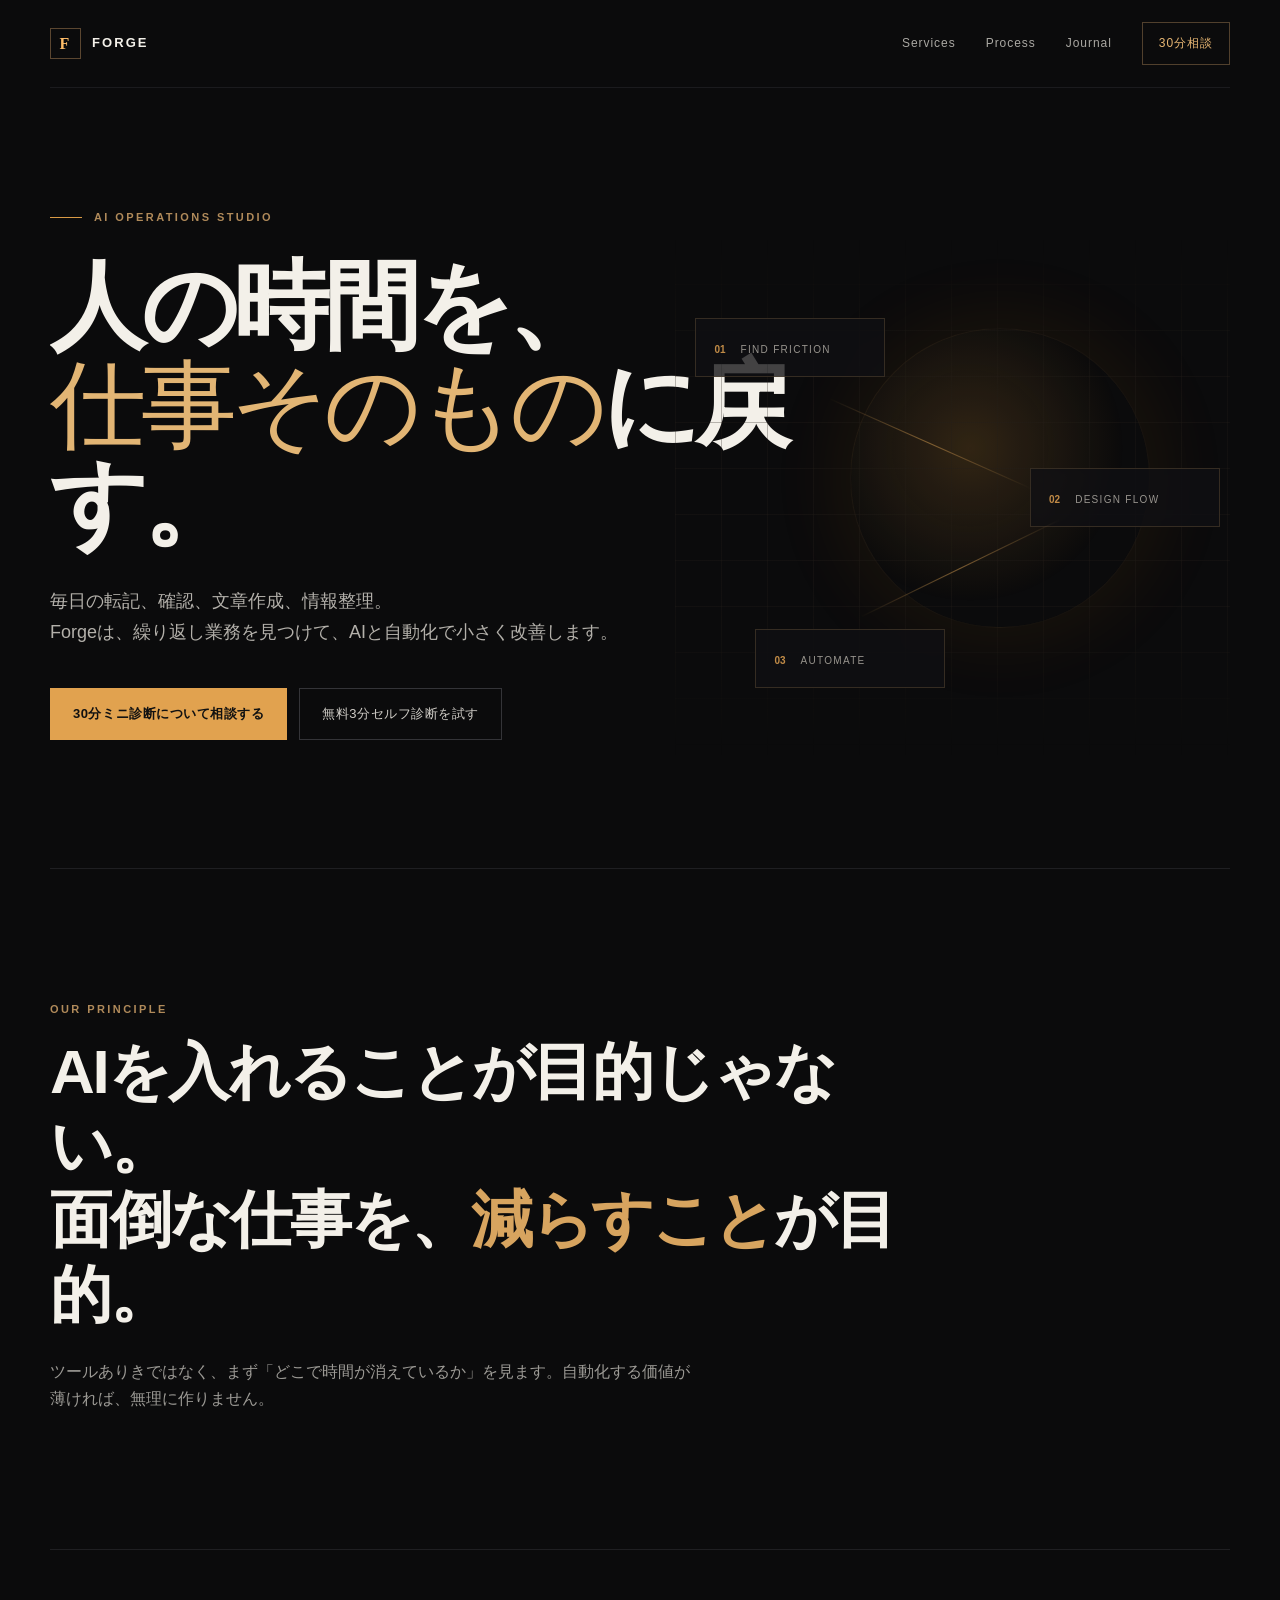
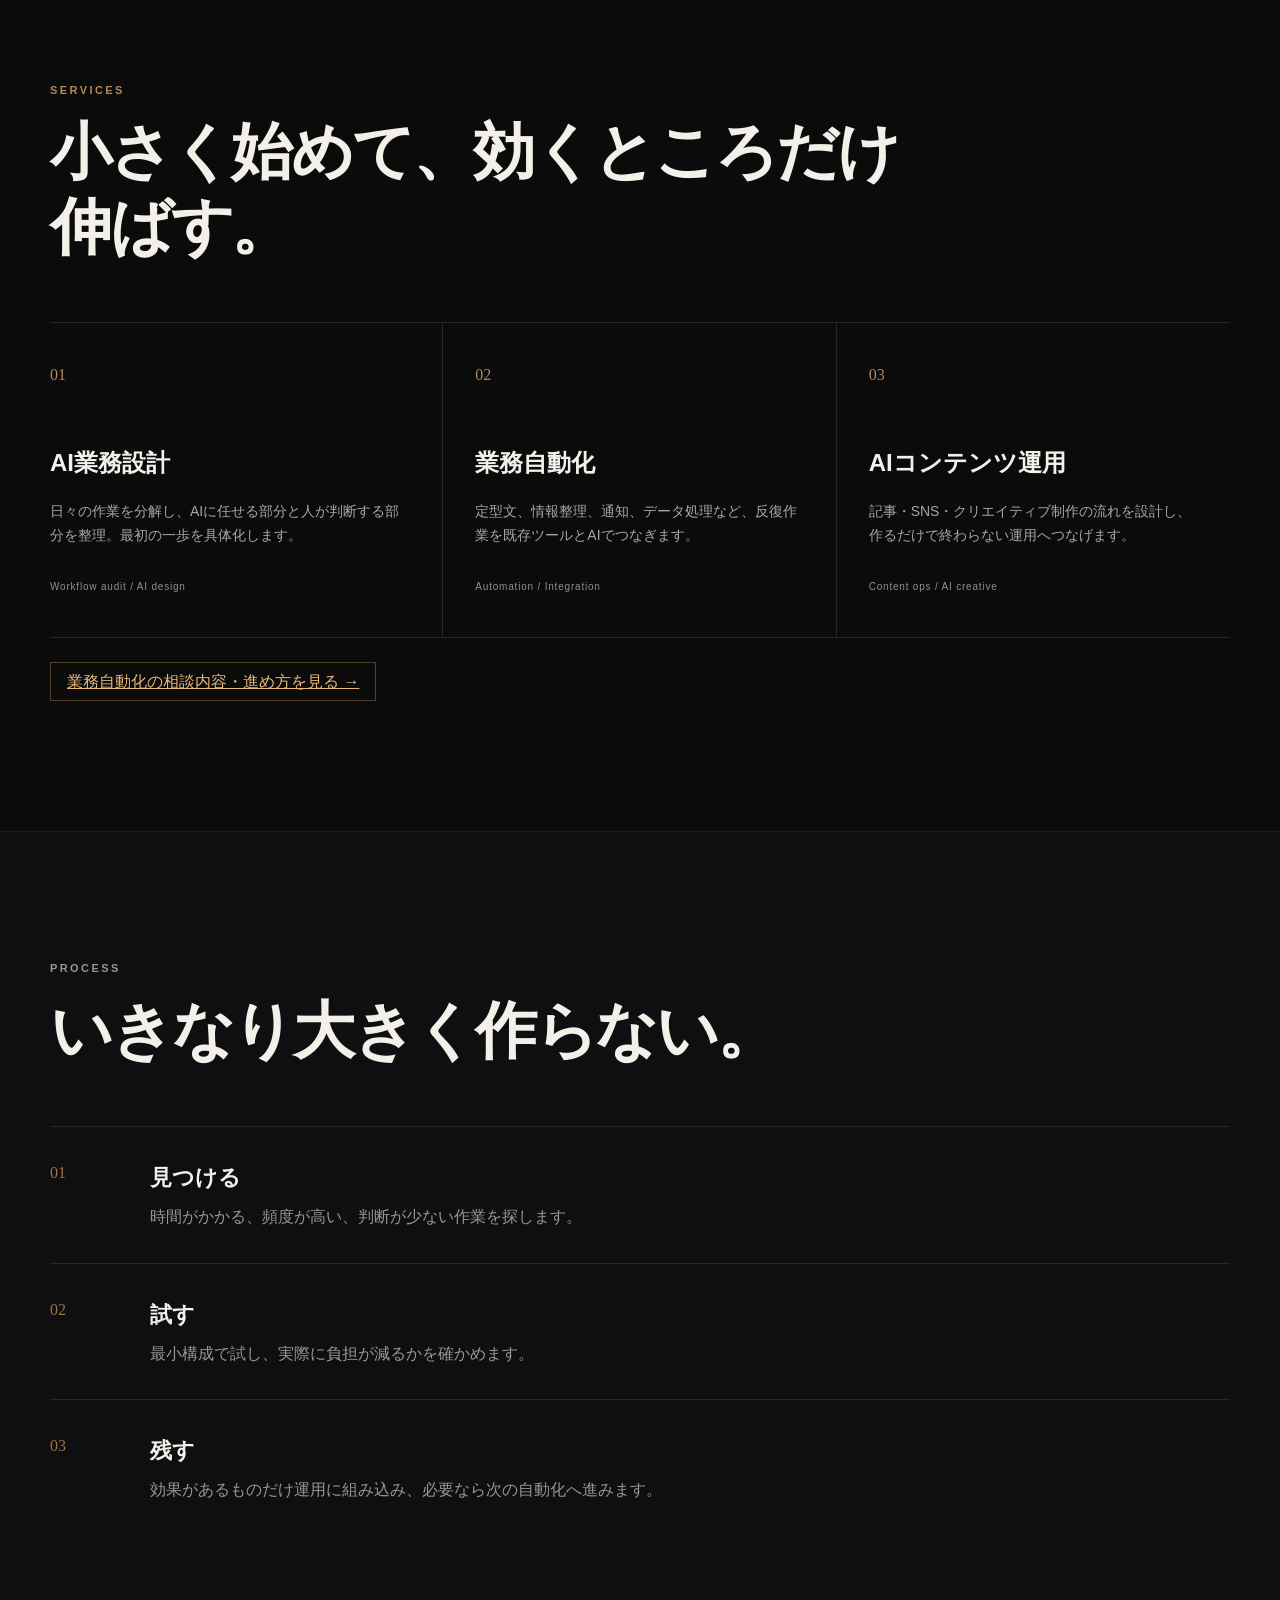
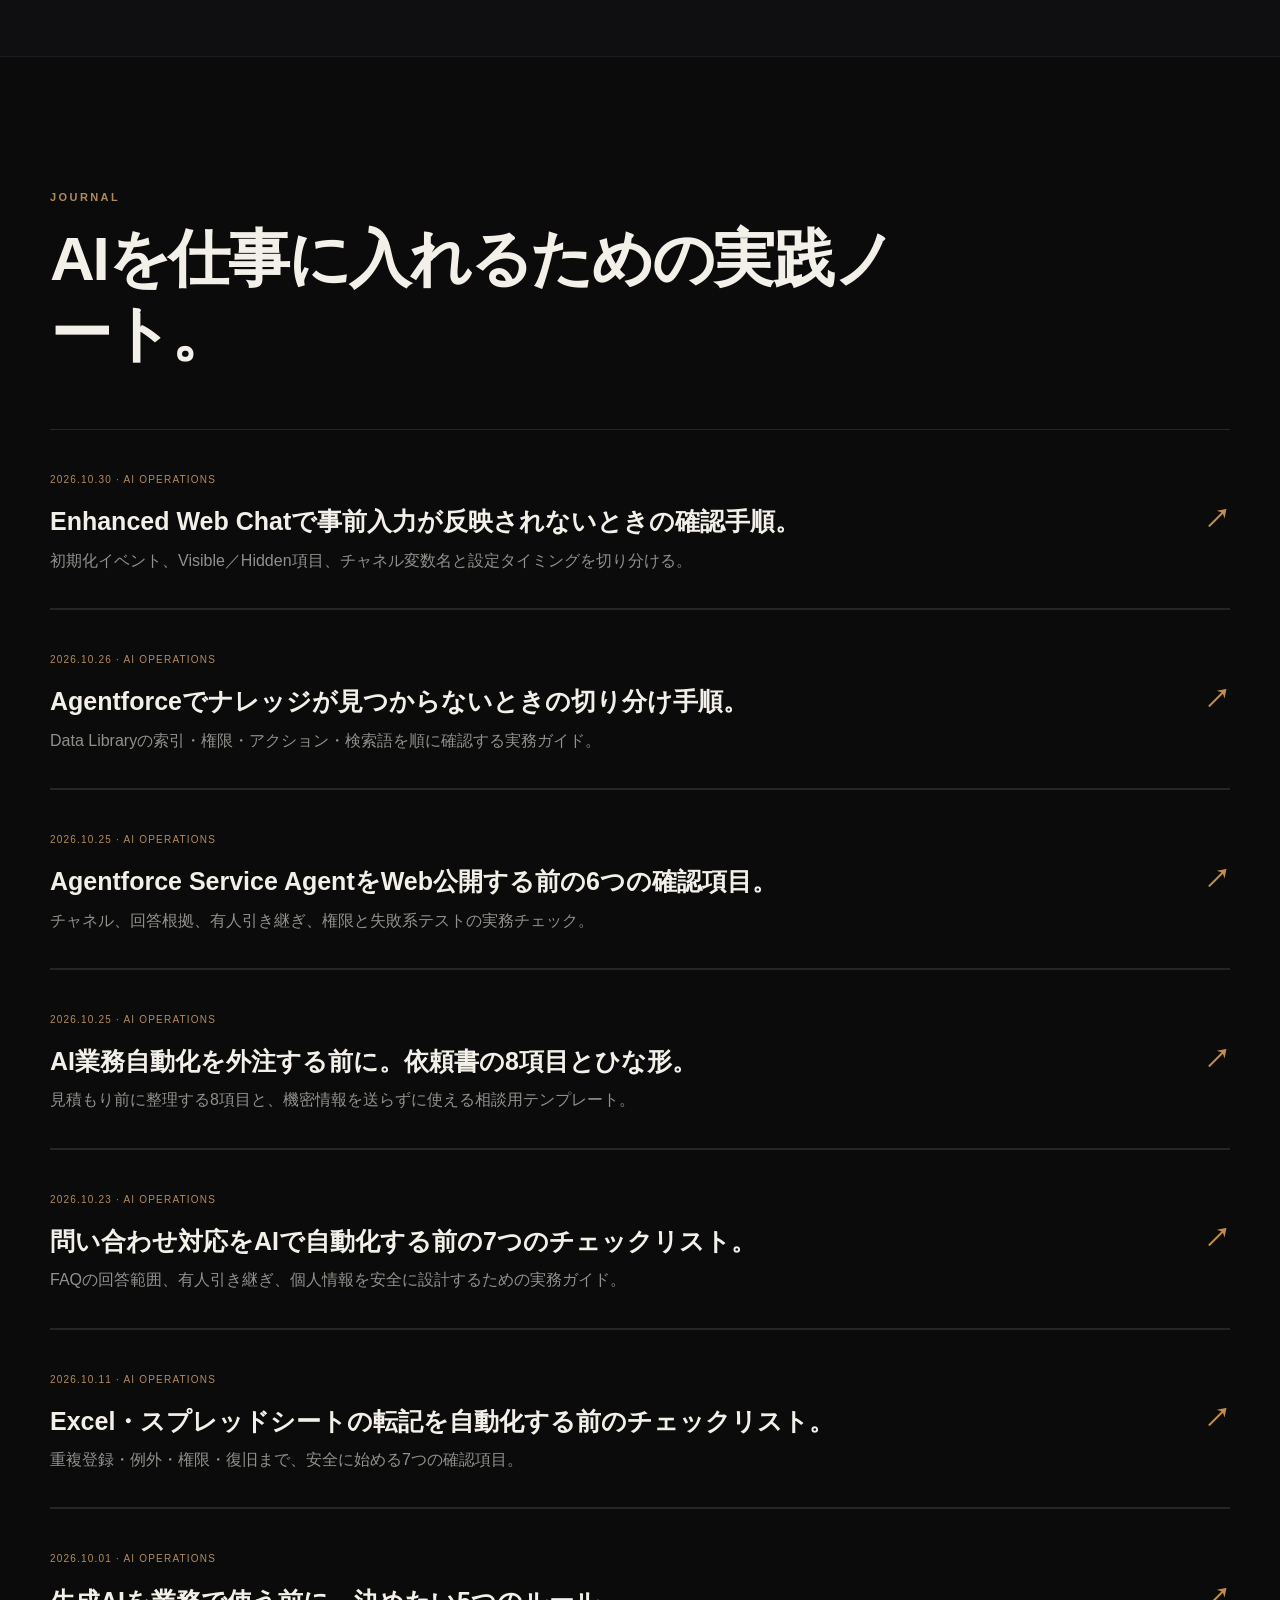
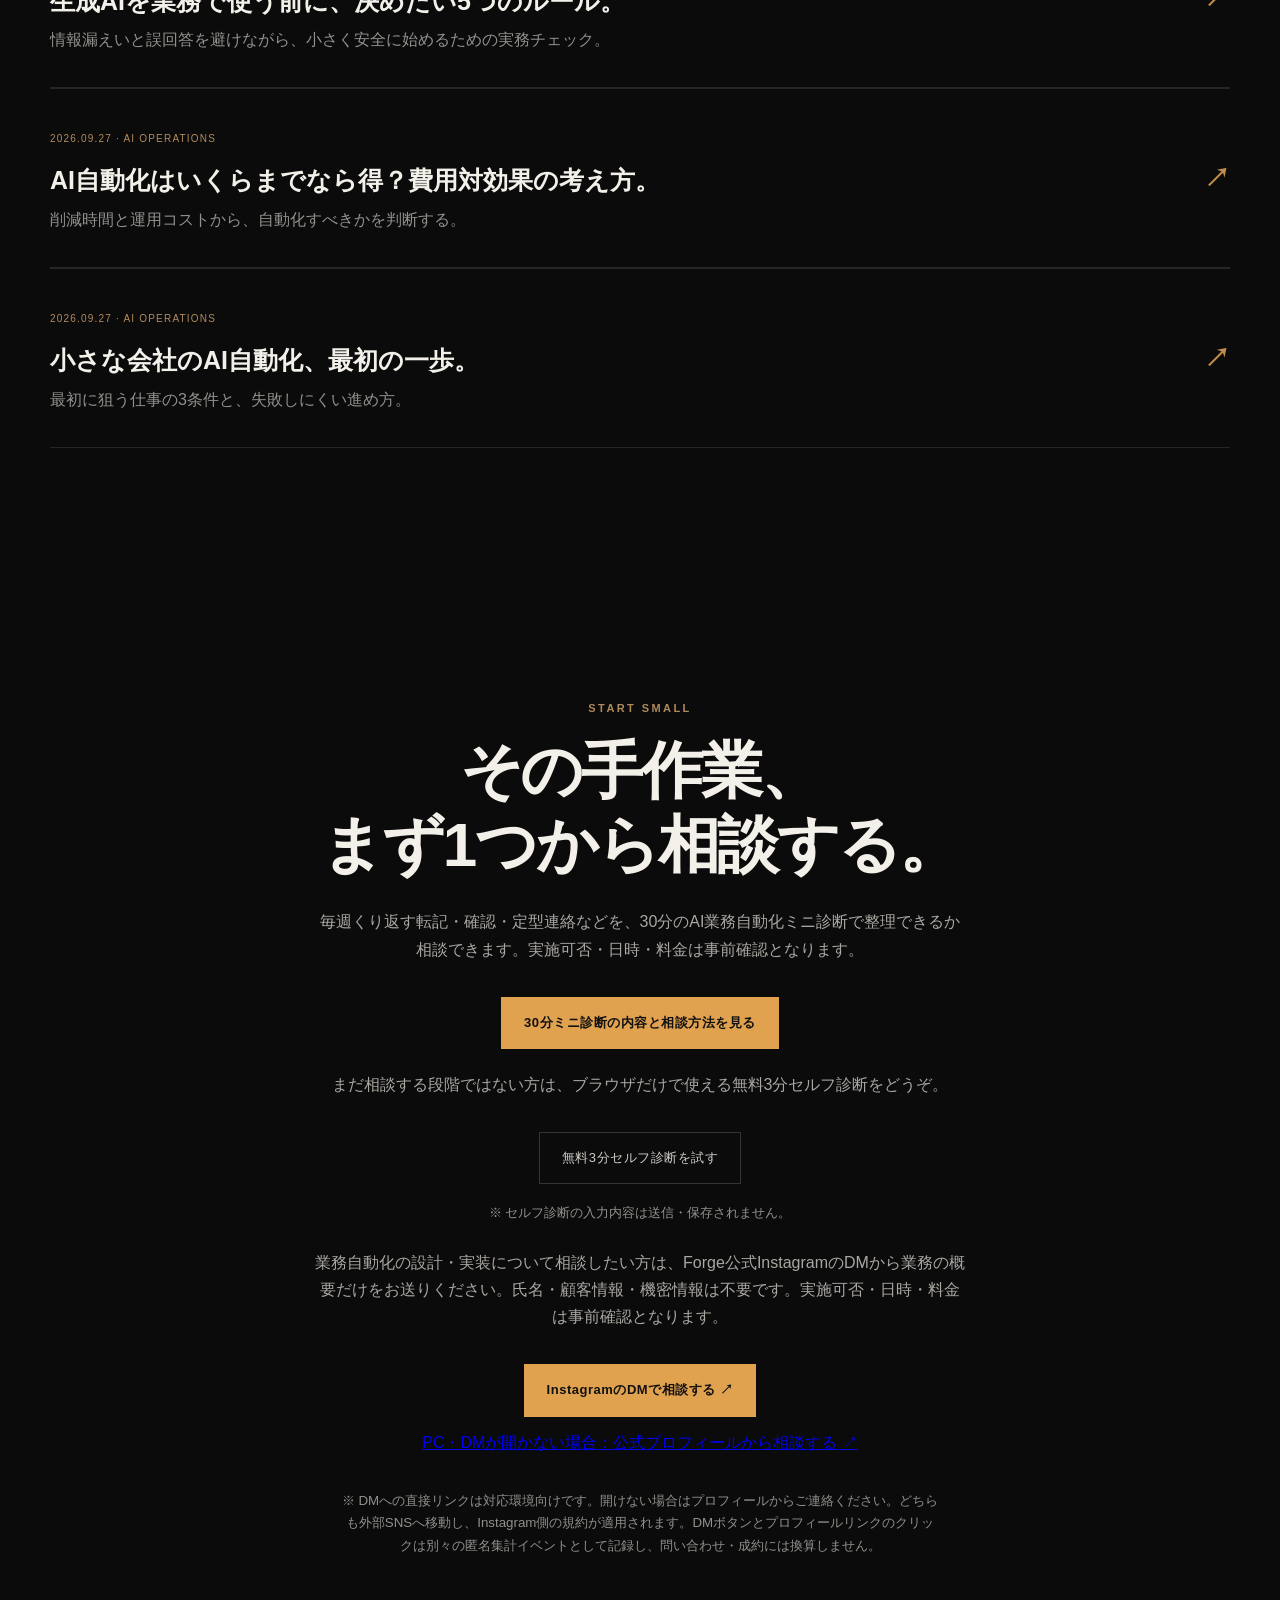
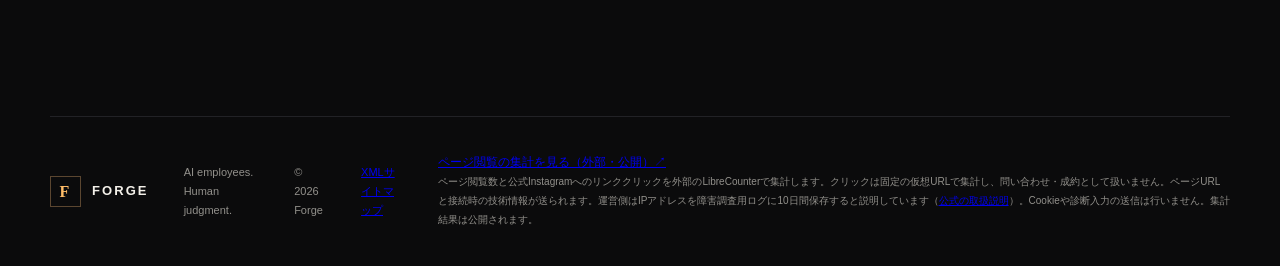
<file: index.html>
<!doctype html>
<html lang="ja">
<head>
  <meta charset="utf-8">
  <meta name="viewport" content="width=device-width,initial-scale=1">
  <title>Forge — AIで仕事の流れを軽くする</title>
  <meta name="description" content="Forgeは、小さなチームや個人事業の反復業務を整理し、AIと自動化で無理なく軽くするための設計・実装を行います。">
  <meta name="theme-color" content="#0b0b0c">
  <meta property="og:title" content="Forge — AIで仕事の流れを軽くする">
  <meta property="og:description" content="反復業務を見つけ、AIと自動化で小さく改善。必要なところだけ、人が判断する。">
  <meta property="og:type" content="website">
  <meta property="og:url" content="https://gtakanowork-pixel.github.io/forge-site/">
  <link rel="canonical" href="https://gtakanowork-pixel.github.io/forge-site/">
  <link rel="stylesheet" href="assets/style.css">
  <script type="application/ld+json">{"@context":"https://schema.org","@type":"Organization","name":"Forge","url":"https://gtakanowork-pixel.github.io/forge-site/","description":"AIと自動化による業務設計・実装"}</script>
</head>
<body>
  <header class="nav wrap">
    <a class="brand" href="./" aria-label="Forge home"><span class="mark">F</span>FORGE</a>
    <nav><a href="#services">Services</a><a href="#process">Process</a><a href="blog/">Journal</a><a class="nav-cta" href="automation-consultation.html">30分相談</a></nav>
  </header>
  <main>
    <section class="hero wrap">
      <div class="eyebrow"><span></span>AI OPERATIONS STUDIO</div>
      <h1>人の時間を、<br><em>仕事そのもの</em>に戻す。</h1>
      <p class="lead">毎日の転記、確認、文章作成、情報整理。<br>Forgeは、繰り返し業務を見つけて、AIと自動化で小さく改善します。</p>
      <div class="actions"><a class="button primary" href="automation-consultation.html">30分ミニ診断について相談する</a><a class="button ghost" href="ai-automation-audit.html">無料3分セルフ診断を試す</a></div>
      <div class="hero-panel" aria-hidden="true"><div class="orb"></div><div class="grid"></div><div class="panel p1"><b>01</b><span>FIND FRICTION</span></div><div class="panel p2"><b>02</b><span>DESIGN FLOW</span></div><div class="panel p3"><b>03</b><span>AUTOMATE</span></div><div class="signal s1"></div><div class="signal s2"></div></div>
    </section>
    <section class="statement wrap"><p class="kicker">OUR PRINCIPLE</p><h2>AIを入れることが目的じゃない。<br>面倒な仕事を、<span>減らすこと</span>が目的。</h2><p>ツールありきではなく、まず「どこで時間が消えているか」を見ます。自動化する価値が薄ければ、無理に作りません。</p></section>
    <section id="services" class="section wrap"><div class="section-head"><p class="kicker">SERVICES</p><h2>小さく始めて、効くところだけ伸ばす。</h2></div><div class="cards"><article><span>01</span><h3>AI業務設計</h3><p>日々の作業を分解し、AIに任せる部分と人が判断する部分を整理。最初の一歩を具体化します。</p><small>Workflow audit / AI design</small></article><article><span>02</span><h3>業務自動化</h3><p>定型文、情報整理、通知、データ処理など、反復作業を既存ツールとAIでつなぎます。</p><small>Automation / Integration</small></article><article><span>03</span><h3>AIコンテンツ運用</h3><p>記事・SNS・クリエイティブ制作の流れを設計し、作るだけで終わらない運用へつなげます。</p><small>Content ops / AI creative</small></article></div><p style="margin-top:30px"><a class="nav-cta" href="automation-consultation.html">業務自動化の相談内容・進め方を見る →</a></p></section>
    <section id="process" class="section process"><div class="wrap"><div class="section-head"><p class="kicker">PROCESS</p><h2>いきなり大きく作らない。</h2></div><ol><li><b>01</b><div><h3>見つける</h3><p>時間がかかる、頻度が高い、判断が少ない作業を探します。</p></div></li><li><b>02</b><div><h3>試す</h3><p>最小構成で試し、実際に負担が減るかを確かめます。</p></div></li><li><b>03</b><div><h3>残す</h3><p>効果があるものだけ運用に組み込み、必要なら次の自動化へ進みます。</p></div></li></ol></div></section>
    <section class="journal wrap section"><div class="section-head"><p class="kicker">JOURNAL</p><h2>AIを仕事に入れるための実践ノート。</h2></div><a class="article-link" href="blog/enhanced-web-chat-prechat-fields-troubleshooting.html"><div><span>2026.10.30 · AI OPERATIONS</span><h3>Enhanced Web Chatで事前入力が反映されないときの確認手順。</h3><p>初期化イベント、Visible／Hidden項目、チャネル変数名と設定タイミングを切り分ける。</p></div><b>↗</b></a><a class="article-link" href="blog/agentforce-knowledge-not-found-troubleshooting.html"><div><span>2026.10.26 · AI OPERATIONS</span><h3>Agentforceでナレッジが見つからないときの切り分け手順。</h3><p>Data Libraryの索引・権限・アクション・検索語を順に確認する実務ガイド。</p></div><b>↗</b></a><a class="article-link" href="blog/agentforce-service-agent-web-deployment-checklist.html"><div><span>2026.10.25 · AI OPERATIONS</span><h3>Agentforce Service AgentをWeb公開する前の6つの確認項目。</h3><p>チャネル、回答根拠、有人引き継ぎ、権限と失敗系テストの実務チェック。</p></div><b>↗</b></a><a class="article-link" href="blog/ai-automation-outsourcing-brief-template.html"><div><span>2026.10.25 · AI OPERATIONS</span><h3>AI業務自動化を外注する前に。依頼書の8項目とひな形。</h3><p>見積もり前に整理する8項目と、機密情報を送らずに使える相談用テンプレート。</p></div><b>↗</b></a><a class="article-link" href="blog/customer-support-ai-automation-checklist.html"><div><span>2026.10.23 · AI OPERATIONS</span><h3>問い合わせ対応をAIで自動化する前の7つのチェックリスト。</h3><p>FAQの回答範囲、有人引き継ぎ、個人情報を安全に設計するための実務ガイド。</p></div><b>↗</b></a><a class="article-link" href="blog/spreadsheet-data-entry-automation-checklist.html"><div><span>2026.10.11 · AI OPERATIONS</span><h3>Excel・スプレッドシートの転記を自動化する前のチェックリスト。</h3><p>重複登録・例外・権限・復旧まで、安全に始める7つの確認項目。</p></div><b>↗</b></a><a class="article-link" href="blog/generative-ai-small-business-security-checklist.html"><div><span>2026.10.01 · AI OPERATIONS</span><h3>生成AIを業務で使う前に、決めたい5つのルール。</h3><p>情報漏えいと誤回答を避けながら、小さく安全に始めるための実務チェック。</p></div><b>↗</b></a><a class="article-link" href="blog/ai-automation-cost-roi.html"><div><span>2026.09.27 · AI OPERATIONS</span><h3>AI自動化はいくらまでなら得？費用対効果の考え方。</h3><p>削減時間と運用コストから、自動化すべきかを判断する。</p></div><b>↗</b></a><a class="article-link" href="blog/ai-automation-small-business-start.html"><div><span>2026.09.27 · AI OPERATIONS</span><h3>小さな会社のAI自動化、最初の一歩。</h3><p>最初に狙う仕事の3条件と、失敗しにくい進め方。</p></div><b>↗</b></a></section>
    <section id="contact" class="contact wrap"><p class="kicker">START SMALL</p><h2>その手作業、<br>まず1つから相談する。</h2><p>毎週くり返す転記・確認・定型連絡などを、30分のAI業務自動化ミニ診断で整理できるか相談できます。実施可否・日時・料金は事前確認となります。</p><a class="button primary" href="automation-consultation.html">30分ミニ診断の内容と相談方法を見る</a><p style="margin-top:22px">まだ相談する段階ではない方は、ブラウザだけで使える無料3分セルフ診断をどうぞ。</p><a class="button ghost" href="ai-automation-audit.html">無料3分セルフ診断を試す</a><small>※ セルフ診断の入力内容は送信・保存されません。</small><p style="margin-top:24px">業務自動化の設計・実装について相談したい方は、Forge公式InstagramのDMから業務の概要だけをお送りください。氏名・顧客情報・機密情報は不要です。実施可否・日時・料金は事前確認となります。</p><a data-forge-instagram-outbound="home" class="button primary" href="https://ig.me/m/theforgejp" target="_blank" rel="noopener noreferrer" aria-label="Forge公式InstagramのDMを開く（対応環境のみ・外部サイト）">InstagramのDMで相談する ↗</a><p style="margin-top:12px"><a data-forge-instagram-outbound="home" href="https://www.instagram.com/theforgejp/" target="_blank" rel="noopener noreferrer" aria-label="DMが開かない場合はForge公式Instagramプロフィールを開く（外部サイト）">PC・DMが開かない場合：公式プロフィールから相談する ↗</a></p><small>※ DMへの直接リンクは対応環境向けです。開けない場合はプロフィールからご連絡ください。どちらも外部SNSへ移動し、Instagram側の規約が適用されます。DMボタンとプロフィールリンクのクリックは別々の匿名集計イベントとして記録し、問い合わせ・成約には換算しません。</small></section>
  </main>
  <footer class="wrap"><div class="brand"><span class="mark">F</span>FORGE</div><p>AI employees. Human judgment.</p><p>© 2026 Forge</p><p><a href="sitemap.xml">XMLサイトマップ</a></p><p style="font-size:12px;line-height:1.6"><a href="https://librecounter.org/gtakanowork-pixel.github.io/show" target="_blank" rel="noopener noreferrer">ページ閲覧の集計を見る（外部・公開）↗</a><br><small>ページ閲覧数と公式Instagramへのリンククリックを外部のLibreCounterで集計します。クリックは固定の仮想URLで集計し、問い合わせ・成約として扱いません。ページURLと接続時の技術情報が送られます。運営側はIPアドレスを障害調査用ログに10日間保存すると説明しています（<a href="https://github.com/alexfernandez/librecounter/blob/main/doc/tracking.md" target="_blank" rel="noopener noreferrer">公式の取扱説明</a>）。Cookieや診断入力の送信は行いません。集計結果は公開されます。</small><script>fetch("https://librecounter.org/count?url=https%3A%2F%2Fgtakanowork-pixel.github.io%2Fforge-site%2F",{method:"GET",mode:"no-cors",credentials:"omit",referrerPolicy:"no-referrer",cache:"no-store"}).catch(()=>{});</script></p></footer>
<script src="assets/consultation-click.js" defer></script></body></html>
</file>
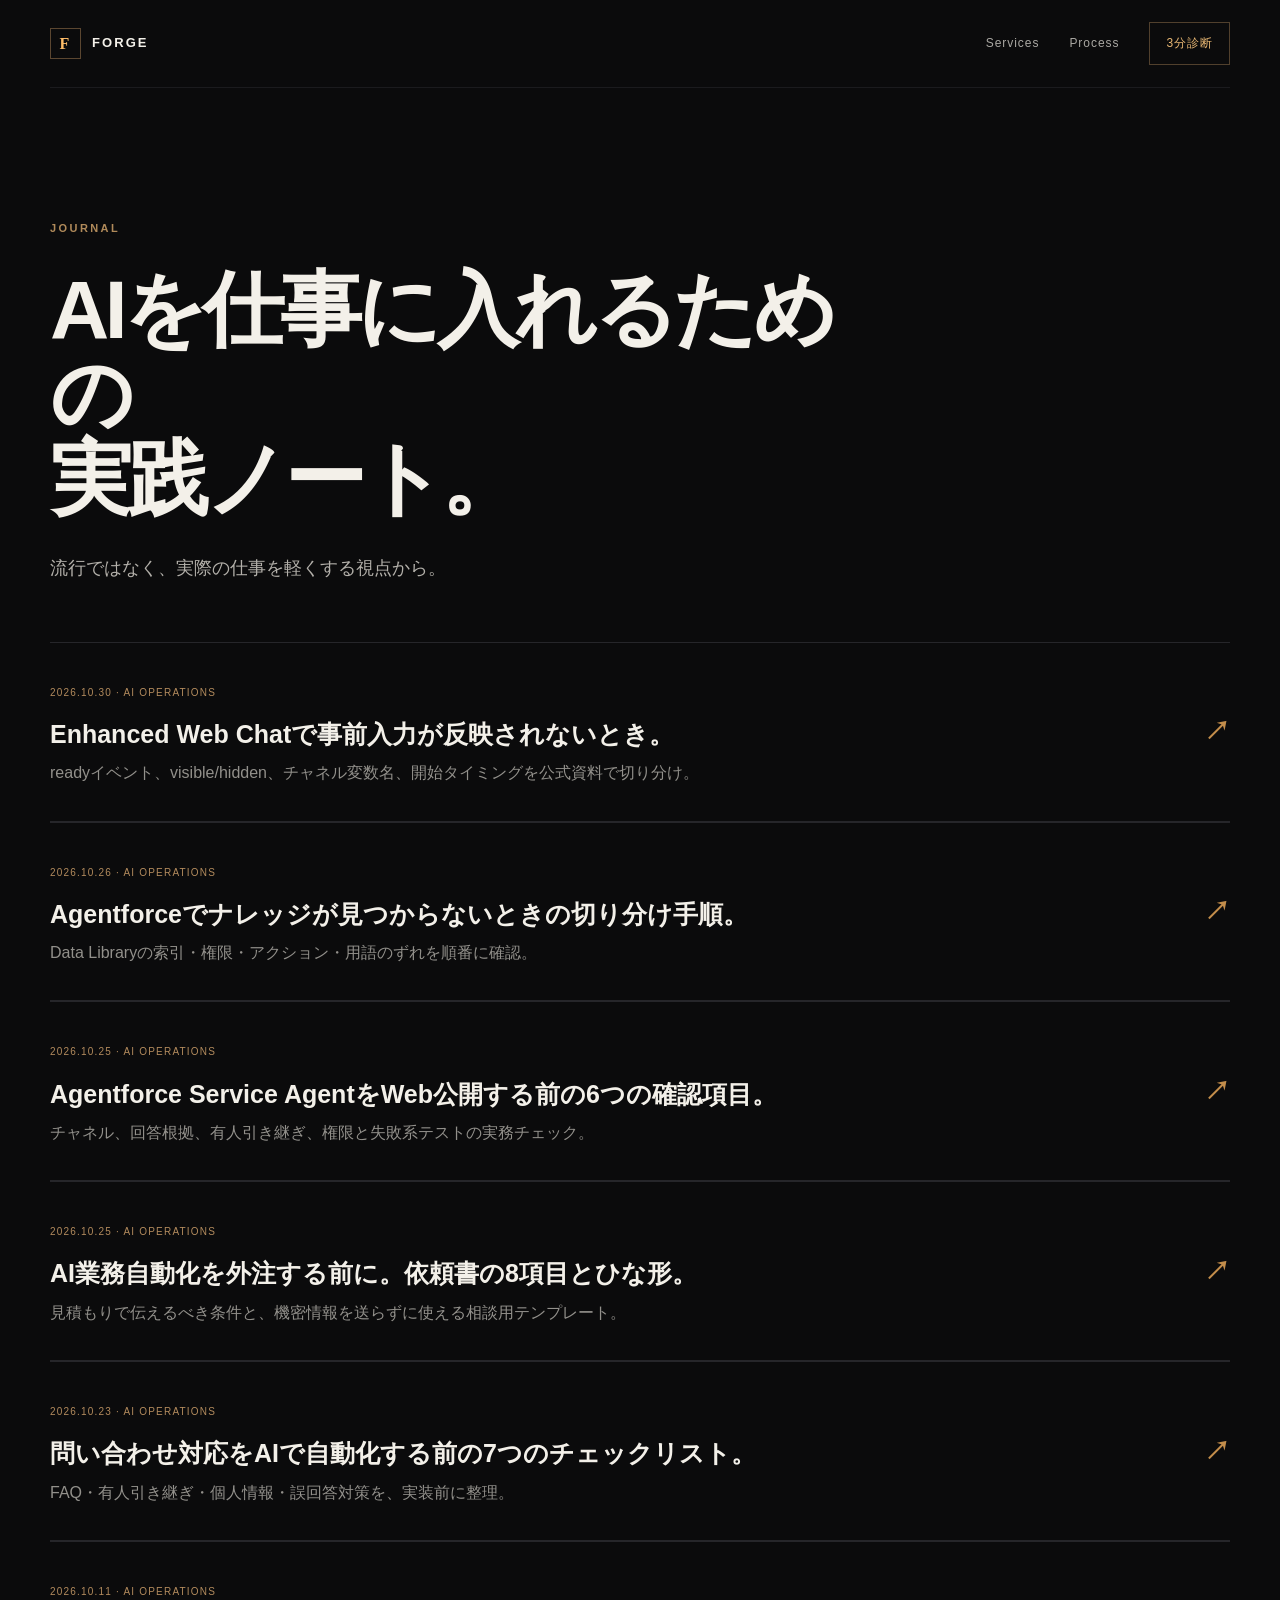
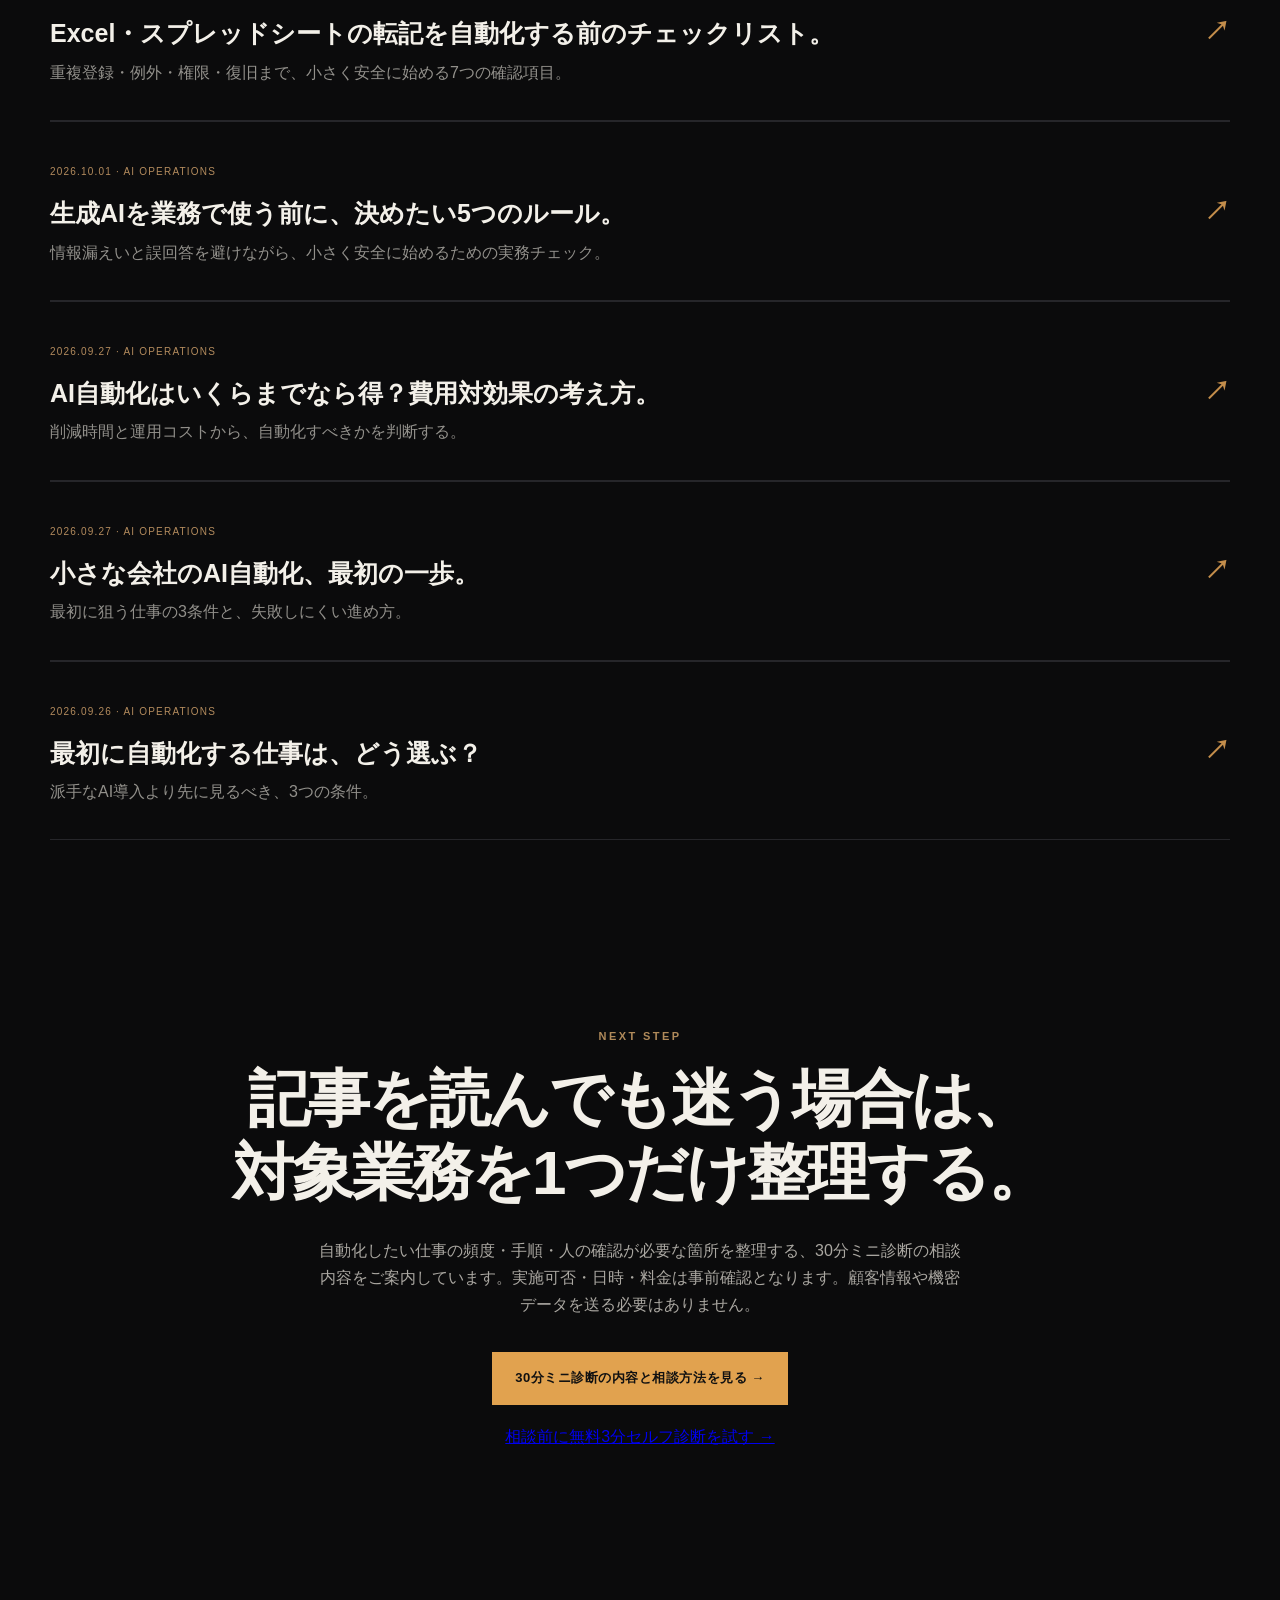
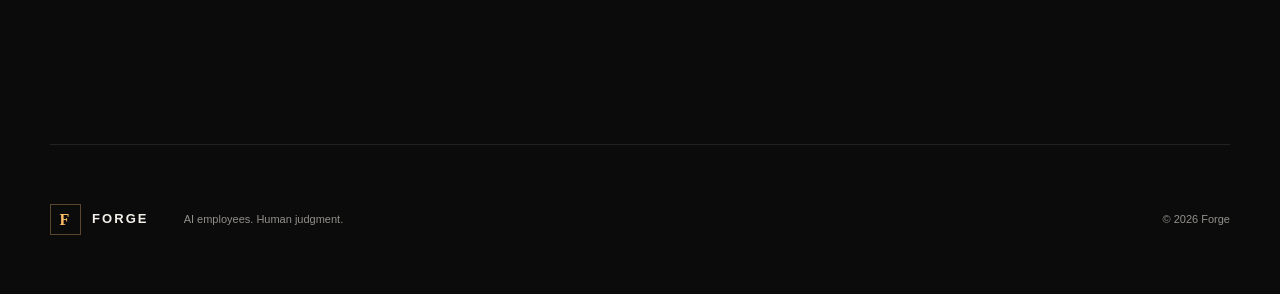
<file: blog/index.html>
<!doctype html><html lang="ja"><head><meta charset="utf-8"><meta name="viewport" content="width=device-width,initial-scale=1"><title>Journal — Forge</title><meta name="description" content="AIと自動化を仕事に入れるためのForge実践ノート。"><link rel="canonical" href="https://gtakanowork-pixel.github.io/forge-site/blog/"><link rel="stylesheet" href="../assets/style.css"></head><body><header class="nav wrap"><a class="brand" href="../"><span class="mark">F</span>FORGE</a><nav><a href="../#services">Services</a><a href="../#process">Process</a><a class="nav-cta" href="../ai-automation-audit.html">3分診断</a></nav></header><main class="wrap section"><div class="section-head"><p class="kicker">JOURNAL</p><h1 style="font-size:clamp(48px,7vw,82px)">AIを仕事に入れるための<br>実践ノート。</h1><p class="lead">流行ではなく、実際の仕事を軽くする視点から。</p></div><a class="article-link" href="enhanced-web-chat-prechat-fields-troubleshooting.html"><div><span>2026.10.30 · AI OPERATIONS</span><h3>Enhanced Web Chatで事前入力が反映されないとき。</h3><p>readyイベント、visible/hidden、チャネル変数名、開始タイミングを公式資料で切り分け。</p></div><b>↗</b></a><a class="article-link" href="agentforce-knowledge-not-found-troubleshooting.html"><div><span>2026.10.26 · AI OPERATIONS</span><h3>Agentforceでナレッジが見つからないときの切り分け手順。</h3><p>Data Libraryの索引・権限・アクション・用語のずれを順番に確認。</p></div><b>↗</b></a><a class="article-link" href="agentforce-service-agent-web-deployment-checklist.html"><div><span>2026.10.25 · AI OPERATIONS</span><h3>Agentforce Service AgentをWeb公開する前の6つの確認項目。</h3><p>チャネル、回答根拠、有人引き継ぎ、権限と失敗系テストの実務チェック。</p></div><b>↗</b></a><a class="article-link" href="ai-automation-outsourcing-brief-template.html"><div><span>2026.10.25 · AI OPERATIONS</span><h3>AI業務自動化を外注する前に。依頼書の8項目とひな形。</h3><p>見積もりで伝えるべき条件と、機密情報を送らずに使える相談用テンプレート。</p></div><b>↗</b></a><a class="article-link" href="customer-support-ai-automation-checklist.html"><div><span>2026.10.23 · AI OPERATIONS</span><h3>問い合わせ対応をAIで自動化する前の7つのチェックリスト。</h3><p>FAQ・有人引き継ぎ・個人情報・誤回答対策を、実装前に整理。</p></div><b>↗</b></a><a class="article-link" href="spreadsheet-data-entry-automation-checklist.html"><div><span>2026.10.11 · AI OPERATIONS</span><h3>Excel・スプレッドシートの転記を自動化する前のチェックリスト。</h3><p>重複登録・例外・権限・復旧まで、小さく安全に始める7つの確認項目。</p></div><b>↗</b></a><a class="article-link" href="generative-ai-small-business-security-checklist.html"><div><span>2026.10.01 · AI OPERATIONS</span><h3>生成AIを業務で使う前に、決めたい5つのルール。</h3><p>情報漏えいと誤回答を避けながら、小さく安全に始めるための実務チェック。</p></div><b>↗</b></a><a class="article-link" href="ai-automation-cost-roi.html"><div><span>2026.09.27 · AI OPERATIONS</span><h3>AI自動化はいくらまでなら得？費用対効果の考え方。</h3><p>削減時間と運用コストから、自動化すべきかを判断する。</p></div><b>↗</b></a><a class="article-link" href="ai-automation-small-business-start.html"><div><span>2026.09.27 · AI OPERATIONS</span><h3>小さな会社のAI自動化、最初の一歩。</h3><p>最初に狙う仕事の3条件と、失敗しにくい進め方。</p></div><b>↗</b></a><a class="article-link" href="first-workflow-to-automate.html"><div><span>2026.09.26 · AI OPERATIONS</span><h3>最初に自動化する仕事は、どう選ぶ？</h3><p>派手なAI導入より先に見るべき、3つの条件。</p></div><b>↗</b></a><section class="contact" aria-labelledby="journal-consult-heading" style="margin-top:56px"><p class="kicker">NEXT STEP</p><h2 id="journal-consult-heading">記事を読んでも迷う場合は、<br>対象業務を1つだけ整理する。</h2><p>自動化したい仕事の頻度・手順・人の確認が必要な箇所を整理する、30分ミニ診断の相談内容をご案内しています。実施可否・日時・料金は事前確認となります。顧客情報や機密データを送る必要はありません。</p><a class="button primary" href="../automation-consultation.html">30分ミニ診断の内容と相談方法を見る →</a><p style="margin-top:18px"><a href="../ai-automation-audit.html">相談前に無料3分セルフ診断を試す →</a></p></section></main><footer class="wrap"><div class="brand"><span class="mark">F</span>FORGE</div><p>AI employees. Human judgment.</p><p>© 2026 Forge</p></footer></body></html>
</file>
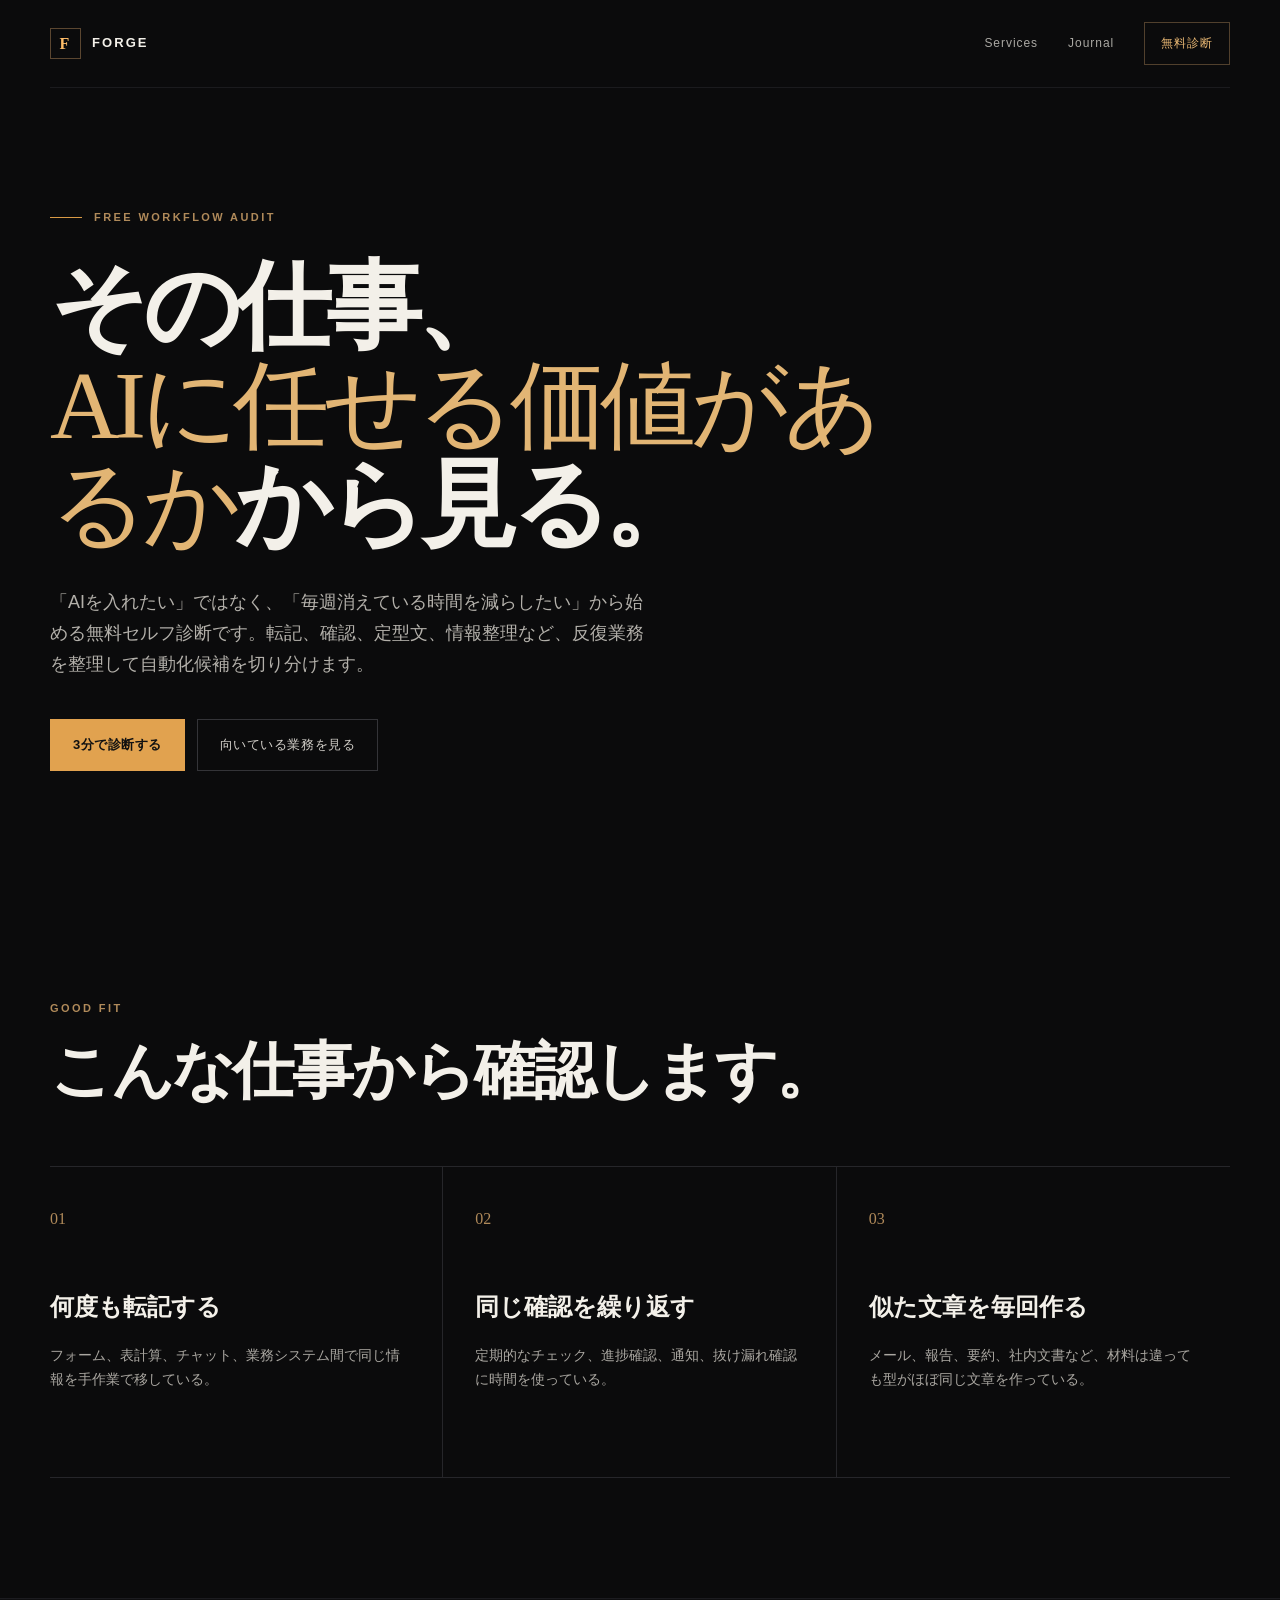
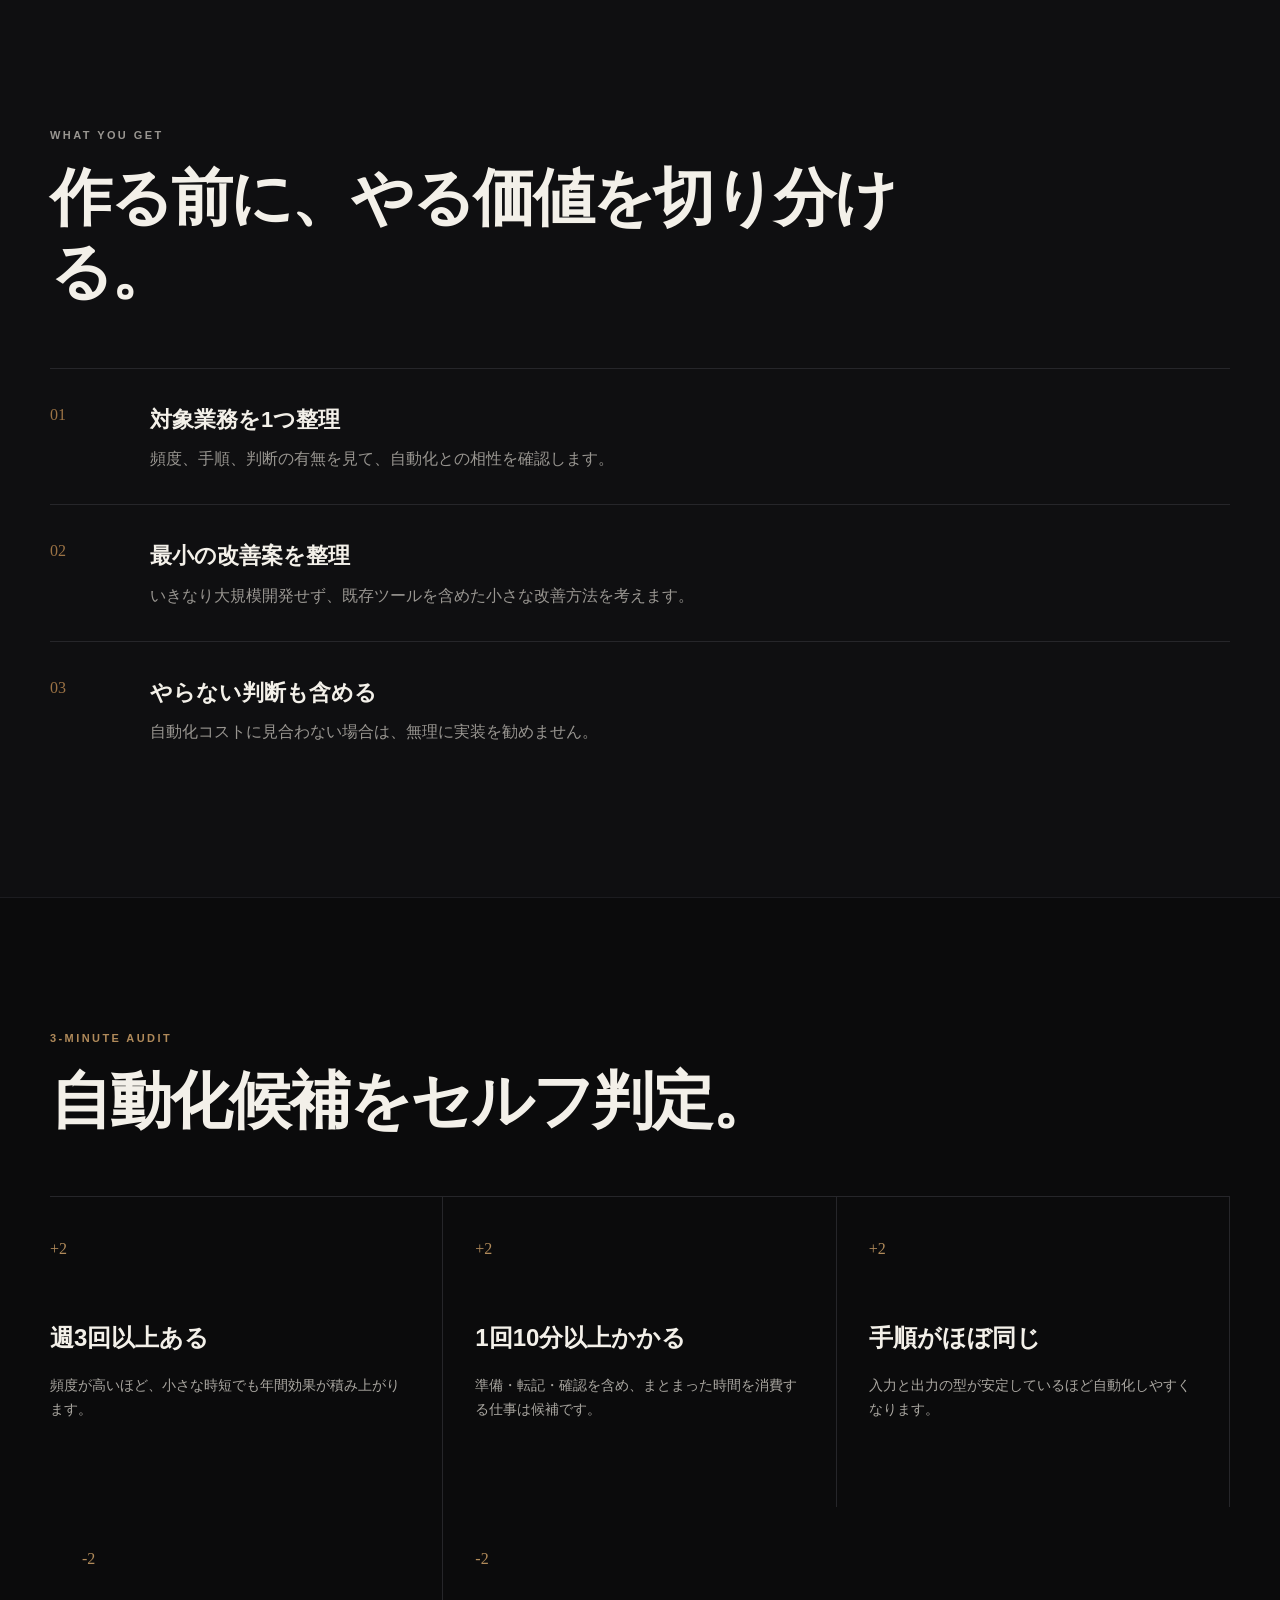
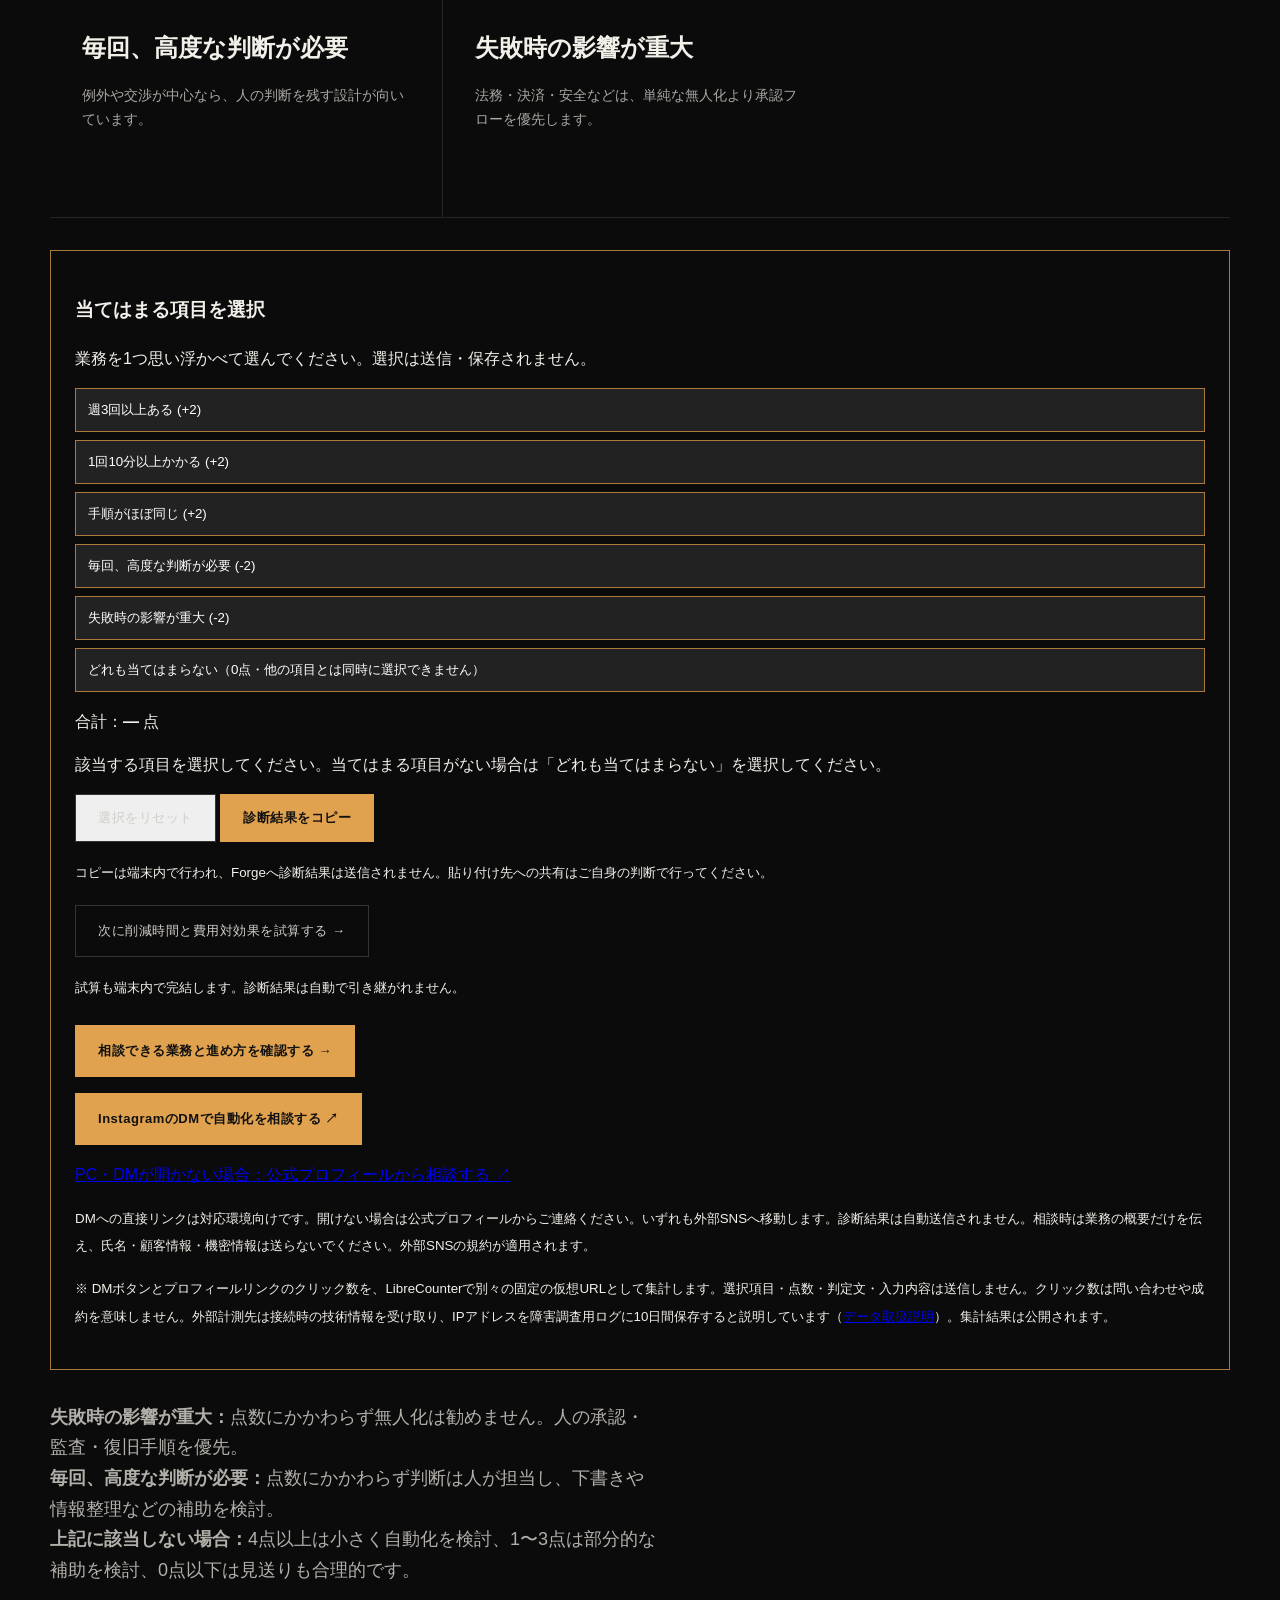
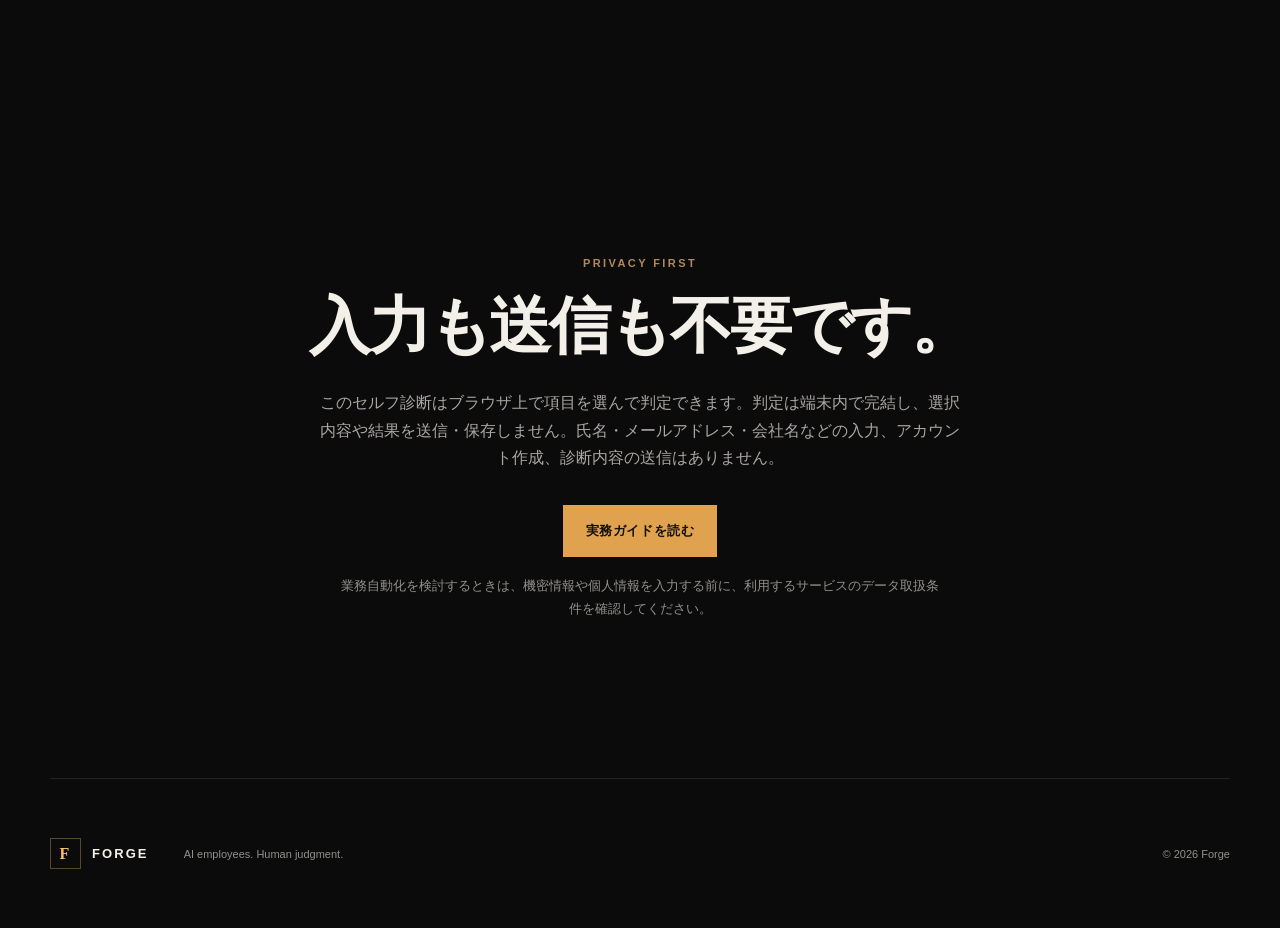
<file: ai-automation-audit.html>
<!doctype html>
<html lang="ja">
<head>
<meta charset="utf-8"><meta name="viewport" content="width=device-width,initial-scale=1">
<title>AI業務自動化の無料診断 | Forge</title>
<meta name="description" content="毎日の転記・確認・文章作成・情報整理から、AIや自動化に向く業務を切り分けるForgeの無料セルフ診断。大きなシステム導入の前に、小さく改善できる箇所を整理します。">
<link rel="canonical" href="https://gtakanowork-pixel.github.io/forge-site/ai-automation-audit.html"><link rel="stylesheet" href="assets/style.css">
<meta property="og:title" content="AI業務自動化の無料診断 | Forge"><meta property="og:description" content="繰り返し業務から、自動化する価値がある仕事だけを切り分けます。"><meta property="og:type" content="website"><meta property="og:url" content="https://gtakanowork-pixel.github.io/forge-site/ai-automation-audit.html">
</head>
<body>
<header class="nav wrap"><a class="brand" href="./"><span class="mark">F</span>FORGE</a><nav><a href="./#services">Services</a><a href="blog/">Journal</a><a class="nav-cta" href="#audit">無料診断</a></nav></header>
<main>
<section class="hero wrap"><div class="eyebrow"><span></span>FREE WORKFLOW AUDIT</div><h1>その仕事、<br><em>AIに任せる価値があるか</em>から見る。</h1><p class="lead">「AIを入れたい」ではなく、「毎週消えている時間を減らしたい」から始める無料セルフ診断です。転記、確認、定型文、情報整理など、反復業務を整理して自動化候補を切り分けます。</p><div class="actions"><a class="button primary" href="#audit">3分で診断する</a><a class="button ghost" href="#fit">向いている業務を見る</a></div></section>
<section id="fit" class="section wrap"><div class="section-head"><p class="kicker">GOOD FIT</p><h2>こんな仕事から確認します。</h2></div><div class="cards"><article><span>01</span><h3>何度も転記する</h3><p>フォーム、表計算、チャット、業務システム間で同じ情報を手作業で移している。</p></article><article><span>02</span><h3>同じ確認を繰り返す</h3><p>定期的なチェック、進捗確認、通知、抜け漏れ確認に時間を使っている。</p></article><article><span>03</span><h3>似た文章を毎回作る</h3><p>メール、報告、要約、社内文書など、材料は違っても型がほぼ同じ文章を作っている。</p></article></div></section>
<section class="section process"><div class="wrap"><div class="section-head"><p class="kicker">WHAT YOU GET</p><h2>作る前に、やる価値を切り分ける。</h2></div><ol><li><b>01</b><div><h3>対象業務を1つ整理</h3><p>頻度、手順、判断の有無を見て、自動化との相性を確認します。</p></div></li><li><b>02</b><div><h3>最小の改善案を整理</h3><p>いきなり大規模開発せず、既存ツールを含めた小さな改善方法を考えます。</p></div></li><li><b>03</b><div><h3>やらない判断も含める</h3><p>自動化コストに見合わない場合は、無理に実装を勧めません。</p></div></li></ol></div></section>
<section id="audit" class="section wrap"><div class="section-head"><p class="kicker">3-MINUTE AUDIT</p><h2>自動化候補をセルフ判定。</h2></div><div class="cards"><article><span>+2</span><h3>週3回以上ある</h3><p>頻度が高いほど、小さな時短でも年間効果が積み上がります。</p></article><article><span>+2</span><h3>1回10分以上かかる</h3><p>準備・転記・確認を含め、まとまった時間を消費する仕事は候補です。</p></article><article><span>+2</span><h3>手順がほぼ同じ</h3><p>入力と出力の型が安定しているほど自動化しやすくなります。</p></article><article><span>-2</span><h3>毎回、高度な判断が必要</h3><p>例外や交渉が中心なら、人の判断を残す設計が向いています。</p></article><article><span>-2</span><h3>失敗時の影響が重大</h3><p>法務・決済・安全などは、単純な無人化より承認フローを優先します。</p></article></div><div class="audit-widget" style="margin:32px 0;padding:24px;border:1px solid #a9793e"><h3>当てはまる項目を選択</h3><p>業務を1つ思い浮かべて選んでください。選択は送信・保存されません。</p><button type="button" role="checkbox" aria-checked="false" data-points="2" style="display:block;width:100%;margin:8px 0;padding:12px;background:#222;color:#fff;border:1px solid #a9793e;text-align:left;cursor:pointer">週3回以上ある (+2)</button><button type="button" role="checkbox" aria-checked="false" data-points="2" style="display:block;width:100%;margin:8px 0;padding:12px;background:#222;color:#fff;border:1px solid #a9793e;text-align:left;cursor:pointer">1回10分以上かかる (+2)</button><button type="button" role="checkbox" aria-checked="false" data-points="2" style="display:block;width:100%;margin:8px 0;padding:12px;background:#222;color:#fff;border:1px solid #a9793e;text-align:left;cursor:pointer">手順がほぼ同じ (+2)</button><button type="button" role="checkbox" aria-checked="false" data-points="-2" style="display:block;width:100%;margin:8px 0;padding:12px;background:#222;color:#fff;border:1px solid #a9793e;text-align:left;cursor:pointer">毎回、高度な判断が必要 (-2)</button><button type="button" role="checkbox" aria-checked="false" data-points="-2" style="display:block;width:100%;margin:8px 0;padding:12px;background:#222;color:#fff;border:1px solid #a9793e;text-align:left;cursor:pointer">失敗時の影響が重大 (-2)</button><button id="audit-none" type="button" role="checkbox" aria-checked="false" style="display:block;width:100%;margin:8px 0;padding:12px;background:#222;color:#fff;border:1px solid #a9793e;text-align:left;cursor:pointer">どれも当てはまらない（0点・他の項目とは同時に選択できません）</button><p>合計：<strong id="score">—</strong> 点</p><p id="result" role="status" aria-live="polite">該当する項目を選択してください。当てはまる項目がない場合は「どれも当てはまらない」を選択してください。</p><button id="reset-audit" type="button" class="button ghost">選択をリセット</button> <button id="copy-audit" type="button" class="button primary" disabled>診断結果をコピー</button><p id="copy-status" role="status" aria-live="polite"></p><p><small>コピーは端末内で行われ、Forgeへ診断結果は送信されません。貼り付け先への共有はご自身の判断で行ってください。</small></p><p style="margin-top:20px"><a class="button ghost" href="blog/ai-automation-cost-roi.html#roi-calculator">次に削減時間と費用対効果を試算する →</a></p><p><small>試算も端末内で完結します。診断結果は自動で引き継がれません。</small></p><p style="margin-top:24px"><a class="button primary" href="automation-consultation.html">相談できる業務と進め方を確認する →</a></p><p><a data-forge-instagram-outbound="audit" class="button primary" href="https://ig.me/m/theforgejp" target="_blank" rel="noopener noreferrer" aria-label="Forge公式InstagramのDMを開く（対応環境のみ・外部サイト）">InstagramのDMで自動化を相談する ↗</a></p><p><a data-forge-instagram-outbound="audit" href="https://www.instagram.com/theforgejp/" target="_blank" rel="noopener noreferrer" aria-label="DMが開かない場合はForge公式Instagramプロフィールを開く（外部サイト）">PC・DMが開かない場合：公式プロフィールから相談する ↗</a></p><p><small>DMへの直接リンクは対応環境向けです。開けない場合は公式プロフィールからご連絡ください。いずれも外部SNSへ移動します。診断結果は自動送信されません。相談時は業務の概要だけを伝え、氏名・顧客情報・機密情報は送らないでください。外部SNSの規約が適用されます。</small></p><p><small>※ DMボタンとプロフィールリンクのクリック数を、LibreCounterで別々の固定の仮想URLとして集計します。選択項目・点数・判定文・入力内容は送信しません。クリック数は問い合わせや成約を意味しません。外部計測先は接続時の技術情報を受け取り、IPアドレスを障害調査用ログに10日間保存すると説明しています（<a href="https://github.com/alexfernandez/librecounter/blob/main/doc/tracking.md" target="_blank" rel="noopener noreferrer">データ取扱説明</a>）。集計結果は公開されます。</small></p></div><p class="lead"><strong>失敗時の影響が重大：</strong>点数にかかわらず無人化は勧めません。人の承認・監査・復旧手順を優先。<br><strong>毎回、高度な判断が必要：</strong>点数にかかわらず判断は人が担当し、下書きや情報整理などの補助を検討。<br><strong>上記に該当しない場合：</strong>4点以上は小さく自動化を検討、1〜3点は部分的な補助を検討、0点以下は見送りも合理的です。</p></section>
<section class="contact wrap"><p class="kicker">PRIVACY FIRST</p><h2>入力も送信も不要です。</h2><p>このセルフ診断はブラウザ上で項目を選んで判定できます。判定は端末内で完結し、選択内容や結果を送信・保存しません。氏名・メールアドレス・会社名などの入力、アカウント作成、診断内容の送信はありません。</p><a class="button primary" href="blog/">実務ガイドを読む</a><small>業務自動化を検討するときは、機密情報や個人情報を入力する前に、利用するサービスのデータ取扱条件を確認してください。</small></section>
</main><footer class="wrap"><div class="brand"><span class="mark">F</span>FORGE</div><p>AI employees. Human judgment.</p><p>© 2026 Forge</p></footer>
<script src="assets/audit.js" defer></script>
<script src="assets/consultation-click.js" defer></script>
</body></html>
</file>
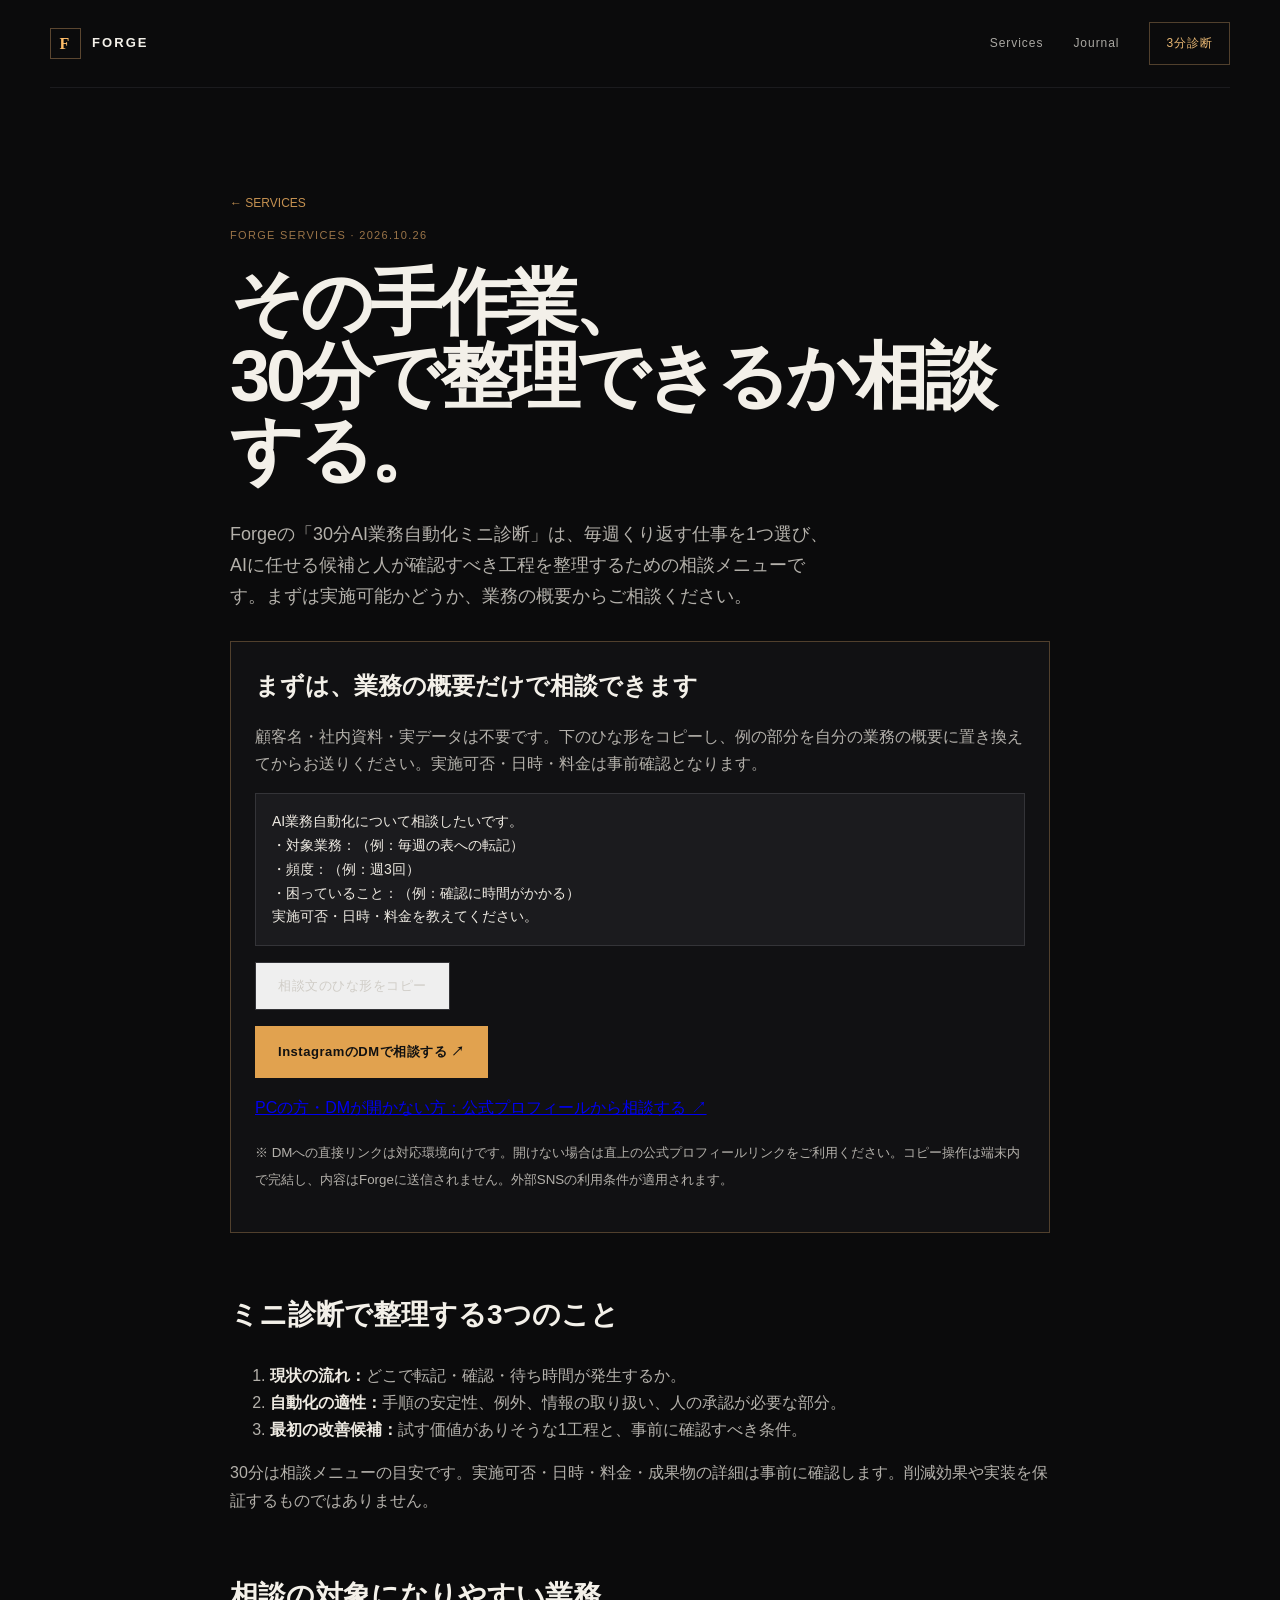
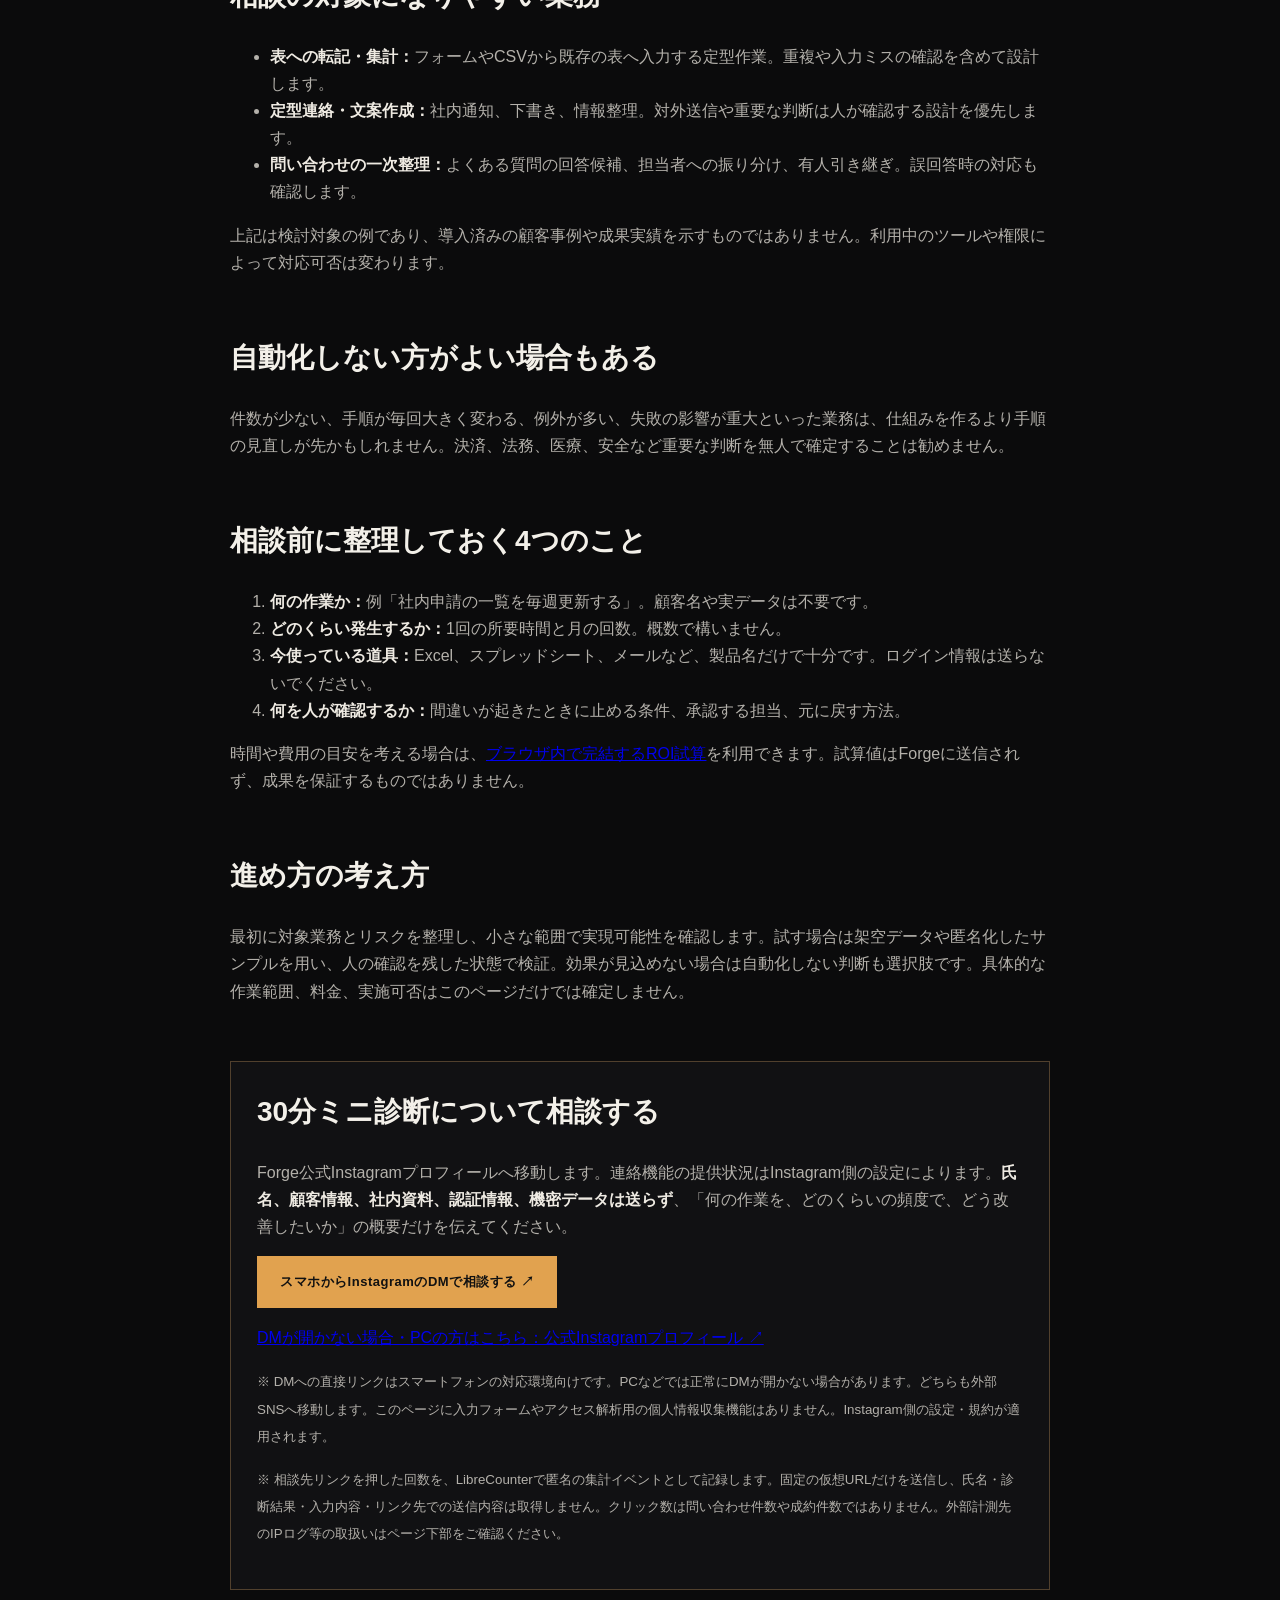
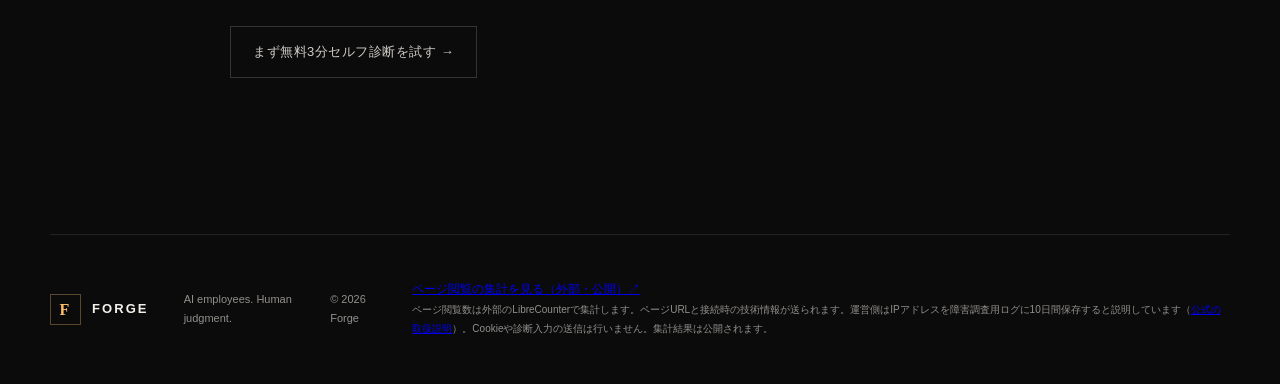
<file: automation-consultation.html>
<!doctype html>
<html lang="ja">
<head>
<meta charset="utf-8">
<meta name="viewport" content="width=device-width,initial-scale=1">
<title>30分のAI業務自動化ミニ診断・相談ガイド — Forge</title>
<meta name="description" content="毎週くり返す転記・定型連絡・問い合わせ対応を1業務から整理。Forgeの30分AI業務自動化ミニ診断で確認する内容、相談前の準備、安全上の注意を紹介。">
<link rel="canonical" href="https://gtakanowork-pixel.github.io/forge-site/automation-consultation.html">
<meta property="og:type" content="website">
<meta property="og:title" content="30分のAI業務自動化ミニ診断・相談ガイド — Forge">
<meta property="og:description" content="繰り返し業務を1つ選び、AIに任せる部分と人が確認する部分を整理。相談前の実務ガイド。">
<meta property="og:url" content="https://gtakanowork-pixel.github.io/forge-site/automation-consultation.html">
<link rel="stylesheet" href="assets/style.css">
</head>
<body>
<header class="nav wrap">
<a class="brand" href="./" aria-label="Forge home"><span class="mark">F</span>FORGE</a>
<nav><a href="./#services">Services</a><a href="blog/">Journal</a><a class="nav-cta" href="ai-automation-audit.html">3分診断</a></nav>
</header>
<main class="article wrap">
<a class="back" href="./#services">← SERVICES</a>
<p class="meta">FORGE SERVICES · 2026.10.26</p>
<h1>その手作業、<br>30分で整理できるか相談する。</h1>
<p class="lead">Forgeの「30分AI業務自動化ミニ診断」は、毎週くり返す仕事を1つ選び、AIに任せる候補と人が確認すべき工程を整理するための相談メニューです。まずは実施可能かどうか、業務の概要からご相談ください。</p>
<section aria-labelledby="quick-contact-heading" style="margin:30px 0 46px;padding:24px;border:1px solid #51402d;background:#111113">
<h2 id="quick-contact-heading" style="margin:0 0 16px;font-size:24px">まずは、業務の概要だけで相談できます</h2>
<p>顧客名・社内資料・実データは不要です。下のひな形をコピーし、例の部分を自分の業務の概要に置き換えてからお送りください。実施可否・日時・料金は事前確認となります。</p>
<pre id="consultation-template" style="white-space:pre-wrap;overflow-wrap:anywhere;padding:16px;background:#1b1b1e;border:1px solid #343438;color:#eeeae2;font:inherit;font-size:14px">AI業務自動化について相談したいです。
・対象業務：（例：毎週の表への転記）
・頻度：（例：週3回）
・困っていること：（例：確認に時間がかかる）
実施可否・日時・料金を教えてください。</pre>
<p><button type="button" id="copy-consultation-template" class="button ghost">相談文のひな形をコピー</button></p>
<p id="consultation-copy-status" role="status" aria-live="polite"></p>
<p><a data-forge-instagram-outbound="consultation" class="button primary" href="https://ig.me/m/theforgejp" target="_blank" rel="noopener noreferrer">InstagramのDMで相談する ↗</a></p>
<p><a data-forge-instagram-outbound="consultation" href="https://www.instagram.com/theforgejp/" target="_blank" rel="noopener noreferrer" aria-label="DMが開かない場合はForge公式Instagramプロフィールを開く（外部サイト）">PCの方・DMが開かない方：公式プロフィールから相談する ↗</a></p>
<p><small>※ DMへの直接リンクは対応環境向けです。開けない場合は直上の公式プロフィールリンクをご利用ください。コピー操作は端末内で完結し、内容はForgeに送信されません。外部SNSの利用条件が適用されます。</small></p>
</section>
<h2>ミニ診断で整理する3つのこと</h2>
<ol>
<li><strong>現状の流れ：</strong>どこで転記・確認・待ち時間が発生するか。</li>
<li><strong>自動化の適性：</strong>手順の安定性、例外、情報の取り扱い、人の承認が必要な部分。</li>
<li><strong>最初の改善候補：</strong>試す価値がありそうな1工程と、事前に確認すべき条件。</li>
</ol>
<p>30分は相談メニューの目安です。実施可否・日時・料金・成果物の詳細は事前に確認します。削減効果や実装を保証するものではありません。</p>
<h2>相談の対象になりやすい業務</h2>
<ul>
<li><strong>表への転記・集計：</strong>フォームやCSVから既存の表へ入力する定型作業。重複や入力ミスの確認を含めて設計します。</li>
<li><strong>定型連絡・文案作成：</strong>社内通知、下書き、情報整理。対外送信や重要な判断は人が確認する設計を優先します。</li>
<li><strong>問い合わせの一次整理：</strong>よくある質問の回答候補、担当者への振り分け、有人引き継ぎ。誤回答時の対応も確認します。</li>
</ul>
<p>上記は検討対象の例であり、導入済みの顧客事例や成果実績を示すものではありません。利用中のツールや権限によって対応可否は変わります。</p>
<h2>自動化しない方がよい場合もある</h2>
<p>件数が少ない、手順が毎回大きく変わる、例外が多い、失敗の影響が重大といった業務は、仕組みを作るより手順の見直しが先かもしれません。決済、法務、医療、安全など重要な判断を無人で確定することは勧めません。</p>
<h2>相談前に整理しておく4つのこと</h2>
<ol>
<li><strong>何の作業か：</strong>例「社内申請の一覧を毎週更新する」。顧客名や実データは不要です。</li>
<li><strong>どのくらい発生するか：</strong>1回の所要時間と月の回数。概数で構いません。</li>
<li><strong>今使っている道具：</strong>Excel、スプレッドシート、メールなど、製品名だけで十分です。ログイン情報は送らないでください。</li>
<li><strong>何を人が確認するか：</strong>間違いが起きたときに止める条件、承認する担当、元に戻す方法。</li>
</ol>
<p>時間や費用の目安を考える場合は、<a href="blog/ai-automation-cost-roi.html#roi-calculator">ブラウザ内で完結するROI試算</a>を利用できます。試算値はForgeに送信されず、成果を保証するものではありません。</p>
<h2>進め方の考え方</h2>
<p>最初に対象業務とリスクを整理し、小さな範囲で実現可能性を確認します。試す場合は架空データや匿名化したサンプルを用い、人の確認を残した状態で検証。効果が見込めない場合は自動化しない判断も選択肢です。具体的な作業範囲、料金、実施可否はこのページだけでは確定しません。</p>
<section aria-labelledby="consult-heading" style="margin-top:56px;padding:26px;border:1px solid #51402d;background:#111113">
<h2 id="consult-heading" style="margin-top:0">30分ミニ診断について相談する</h2>
<p>Forge公式Instagramプロフィールへ移動します。連絡機能の提供状況はInstagram側の設定によります。<strong>氏名、顧客情報、社内資料、認証情報、機密データは送らず</strong>、「何の作業を、どのくらいの頻度で、どう改善したいか」の概要だけを伝えてください。</p>
<p><a data-forge-instagram-outbound="consultation" class="button primary" href="https://ig.me/m/theforgejp" target="_blank" rel="noopener noreferrer" aria-label="スマートフォンでForge公式InstagramのDMを開く（対応環境のみ・外部サイト）">スマホからInstagramのDMで相談する ↗</a></p>
<p><a data-forge-instagram-outbound="consultation" href="https://www.instagram.com/theforgejp/" target="_blank" rel="noopener noreferrer" aria-label="Forge公式Instagramプロフィールを開く（外部サイト）">DMが開かない場合・PCの方はこちら：公式Instagramプロフィール ↗</a></p>
<p><small>※ DMへの直接リンクはスマートフォンの対応環境向けです。PCなどでは正常にDMが開かない場合があります。どちらも外部SNSへ移動します。このページに入力フォームやアクセス解析用の個人情報収集機能はありません。Instagram側の設定・規約が適用されます。</small></p>
<p><small>※ 相談先リンクを押した回数を、LibreCounterで匿名の集計イベントとして記録します。固定の仮想URLだけを送信し、氏名・診断結果・入力内容・リンク先での送信内容は取得しません。クリック数は問い合わせ件数や成約件数ではありません。外部計測先のIPログ等の取扱いはページ下部をご確認ください。</small></p>
</section>
<p style="margin-top:36px"><a class="button ghost" href="ai-automation-audit.html">まず無料3分セルフ診断を試す →</a></p>
</main>
<script>
(function () {
  "use strict";
  var button = document.getElementById("copy-consultation-template");
  var template = document.getElementById("consultation-template");
  var status = document.getElementById("consultation-copy-status");
  if (!button || !template || !status) return;
  button.addEventListener("click", async function () {
    try {
      if (!navigator.clipboard || !navigator.clipboard.writeText) throw new Error("Clipboard unavailable");
      await navigator.clipboard.writeText(template.textContent.trim());
      status.textContent = "ひな形をコピーしました。例を置き換え、個人情報や機密情報を含めずに送信してください。";
    } catch (_) {
      status.textContent = "このブラウザではコピーできません。上の文章を選択してコピーしてください。";
    }
  });
}());
</script>
<script src="assets/consultation-click.js" defer></script>
<footer class="wrap"><div class="brand"><span class="mark">F</span>FORGE</div><p>AI employees. Human judgment.</p><p>© 2026 Forge</p><p style="font-size:12px;line-height:1.6"><a href="https://librecounter.org/gtakanowork-pixel.github.io/show" target="_blank" rel="noopener noreferrer">ページ閲覧の集計を見る（外部・公開）↗</a><br><small>ページ閲覧数は外部のLibreCounterで集計します。ページURLと接続時の技術情報が送られます。運営側はIPアドレスを障害調査用ログに10日間保存すると説明しています（<a href="https://github.com/alexfernandez/librecounter/blob/main/doc/tracking.md" target="_blank" rel="noopener noreferrer">公式の取扱説明</a>）。Cookieや診断入力の送信は行いません。集計結果は公開されます。</small><script>fetch("https://librecounter.org/count?url=https%3A%2F%2Fgtakanowork-pixel.github.io%2Fforge-site%2Fautomation-consultation.html",{method:"GET",mode:"no-cors",credentials:"omit",referrerPolicy:"no-referrer",cache:"no-store"}).catch(()=>{});</script></p></footer>
</body>
</html>
</file>
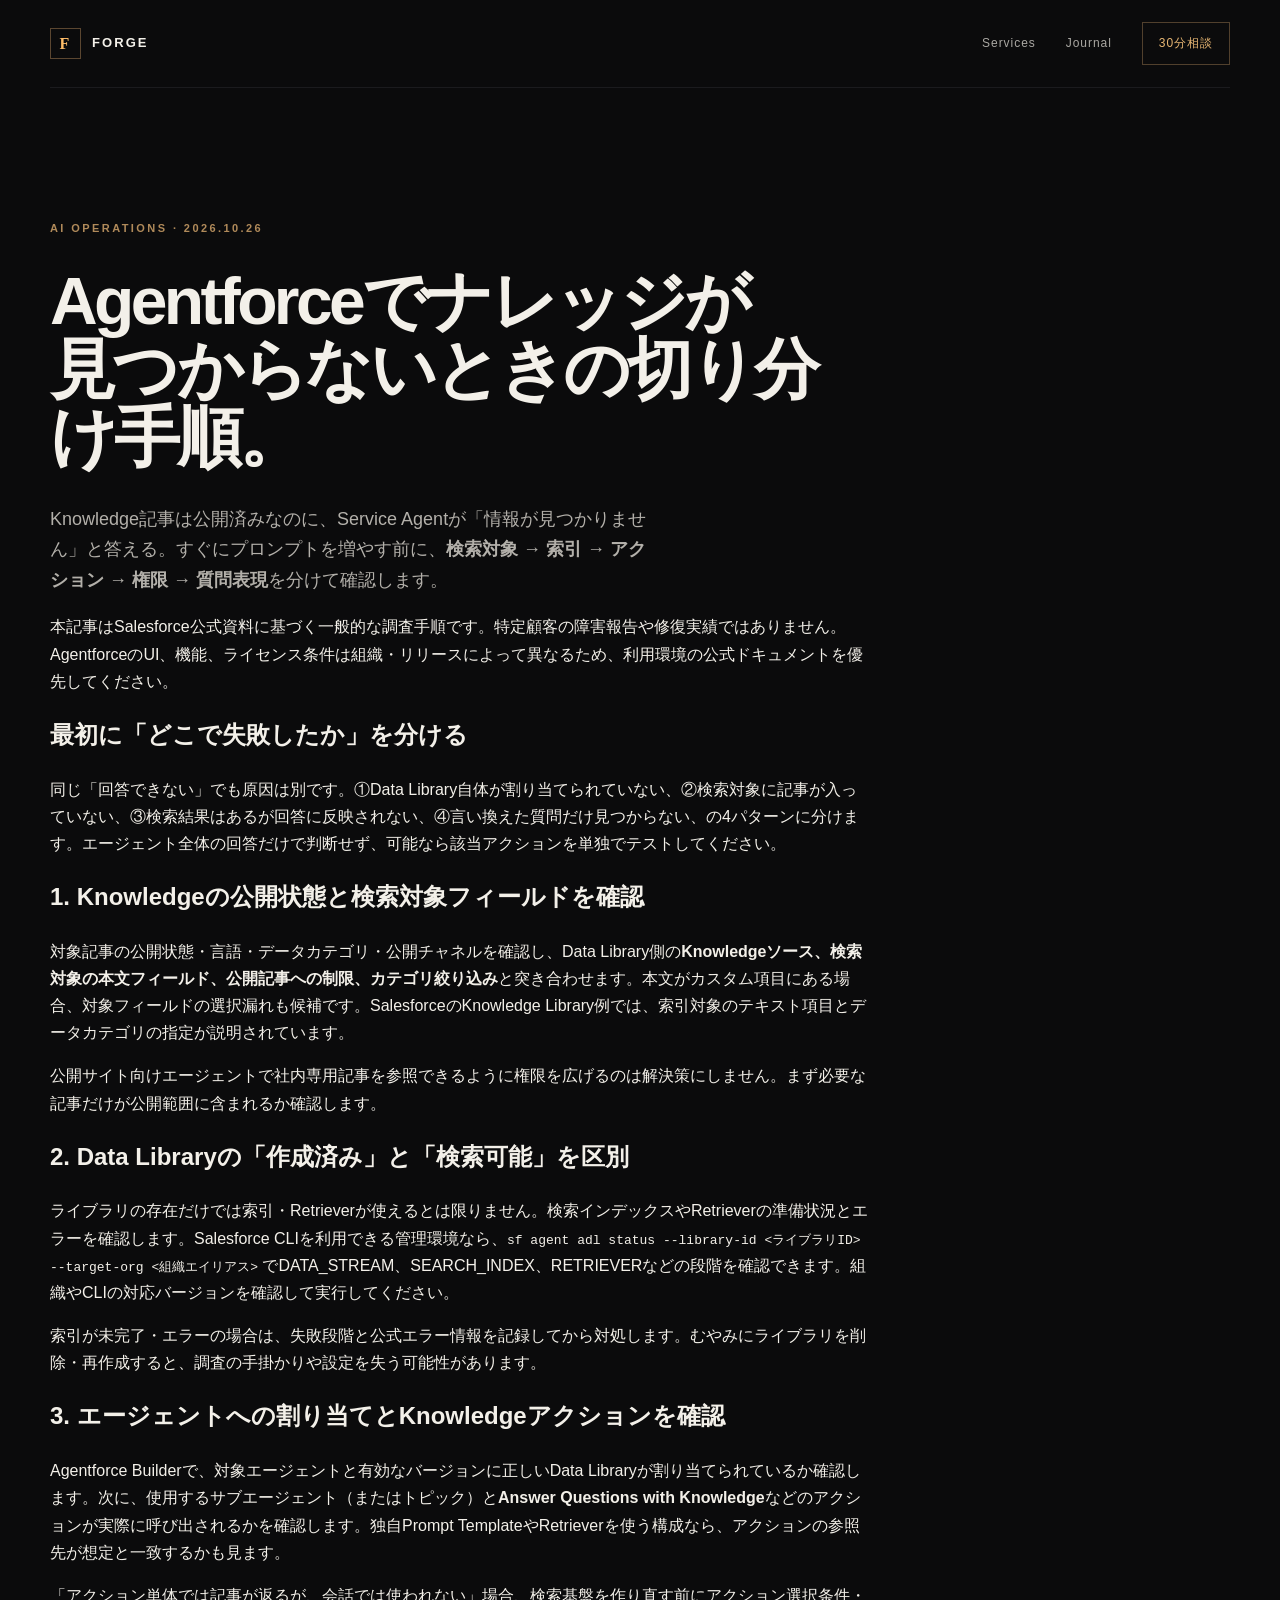
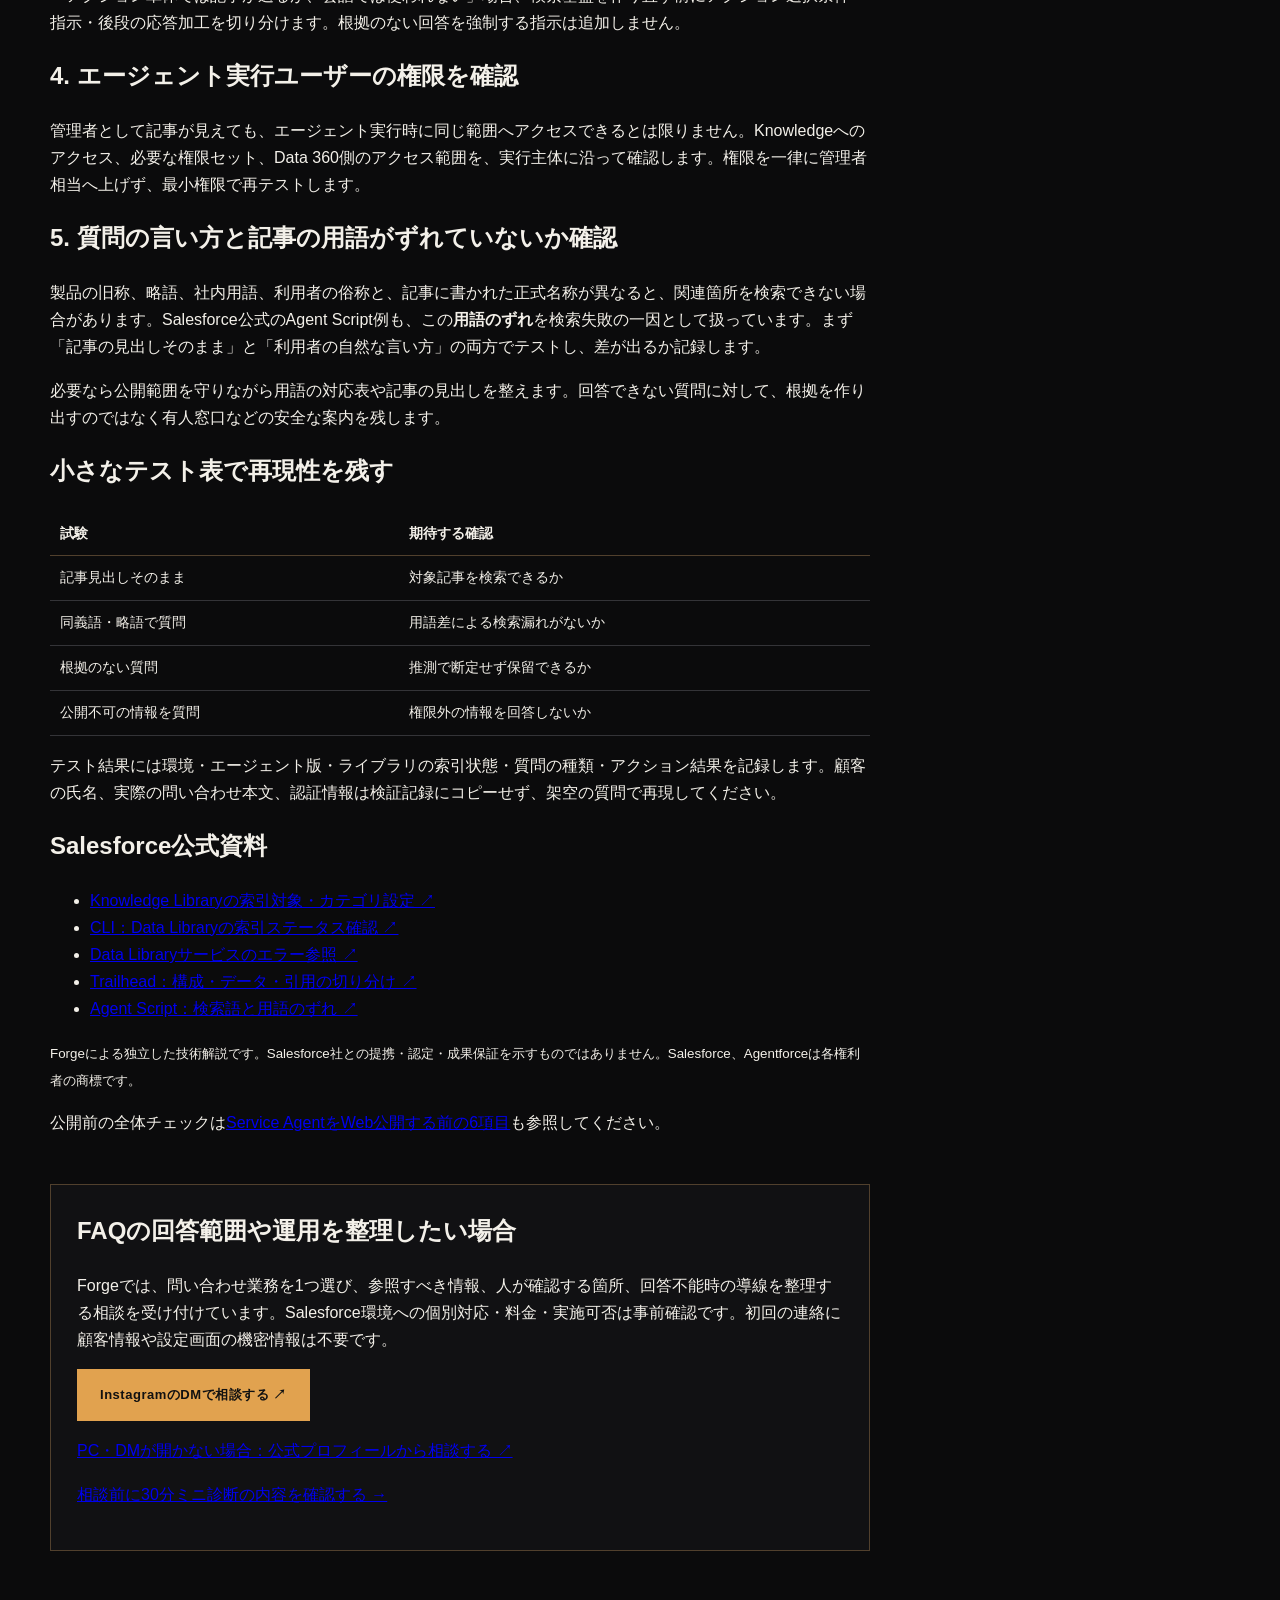
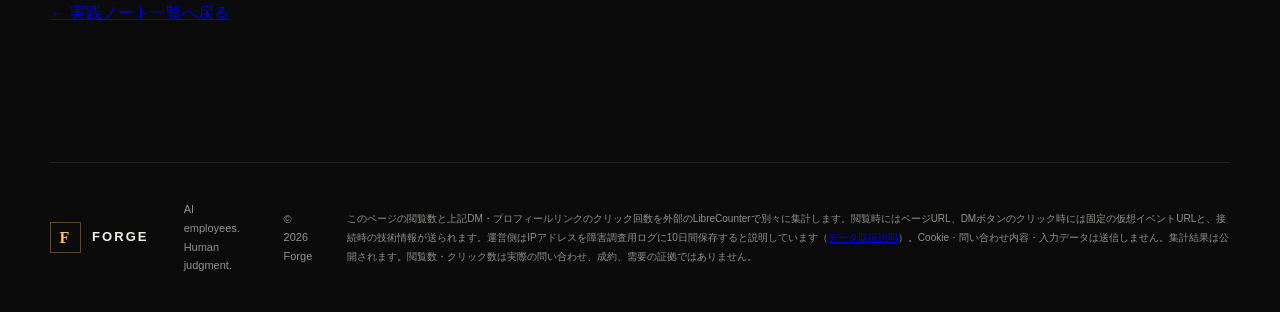
<file: blog/agentforce-knowledge-not-found-troubleshooting.html>
<!doctype html>
<html lang="ja">
<head>
<meta charset="utf-8"><meta name="viewport" content="width=device-width,initial-scale=1">
<title>Agentforceでナレッジが見つからないときの切り分け手順｜Forge</title>
<meta name="description" content="Salesforce AgentforceのKnowledge記事が検索・回答に使われないときの確認順序。Data Libraryの索引、公開範囲、権限、Answer Questions with Knowledge、検索語の差を切り分けます。">
<link rel="canonical" href="https://gtakanowork-pixel.github.io/forge-site/blog/agentforce-knowledge-not-found-troubleshooting.html">
<meta property="og:type" content="article">
<meta property="og:title" content="Agentforceでナレッジが見つからないときの切り分け手順｜Forge">
<meta property="og:description" content="公開済みのKnowledge記事が回答に使われないとき、どこから確認するか。公式資料に沿った診断順序。">
<meta property="og:url" content="https://gtakanowork-pixel.github.io/forge-site/blog/agentforce-knowledge-not-found-troubleshooting.html">
<link rel="stylesheet" href="../assets/style.css">
</head>
<body>
<header class="nav wrap"><a class="brand" href="../" aria-label="Forge home"><span class="mark">F</span>FORGE</a><nav><a href="../#services">Services</a><a href="./">Journal</a><a class="nav-cta" href="../automation-consultation.html">30分相談</a></nav></header>
<main class="wrap section"><article style="max-width:820px">
<p class="kicker">AI OPERATIONS · 2026.10.26</p>
<h1 style="font-size:clamp(38px,6vw,66px)">Agentforceでナレッジが<br>見つからないときの切り分け手順。</h1>
<p class="lead">Knowledge記事は公開済みなのに、Service Agentが「情報が見つかりません」と答える。すぐにプロンプトを増やす前に、<strong>検索対象 → 索引 → アクション → 権限 → 質問表現</strong>を分けて確認します。</p>
<p>本記事はSalesforce公式資料に基づく一般的な調査手順です。特定顧客の障害報告や修復実績ではありません。AgentforceのUI、機能、ライセンス条件は組織・リリースによって異なるため、利用環境の公式ドキュメントを優先してください。</p>

<h2>最初に「どこで失敗したか」を分ける</h2>
<p>同じ「回答できない」でも原因は別です。①Data Library自体が割り当てられていない、②検索対象に記事が入っていない、③検索結果はあるが回答に反映されない、④言い換えた質問だけ見つからない、の4パターンに分けます。エージェント全体の回答だけで判断せず、可能なら該当アクションを単独でテストしてください。</p>

<h2>1. Knowledgeの公開状態と検索対象フィールドを確認</h2>
<p>対象記事の公開状態・言語・データカテゴリ・公開チャネルを確認し、Data Library側の<strong>Knowledgeソース、検索対象の本文フィールド、公開記事への制限、カテゴリ絞り込み</strong>と突き合わせます。本文がカスタム項目にある場合、対象フィールドの選択漏れも候補です。SalesforceのKnowledge Library例では、索引対象のテキスト項目とデータカテゴリの指定が説明されています。</p>
<p>公開サイト向けエージェントで社内専用記事を参照できるように権限を広げるのは解決策にしません。まず必要な記事だけが公開範囲に含まれるか確認します。</p>

<h2>2. Data Libraryの「作成済み」と「検索可能」を区別</h2>
<p>ライブラリの存在だけでは索引・Retrieverが使えるとは限りません。検索インデックスやRetrieverの準備状況とエラーを確認します。Salesforce CLIを利用できる管理環境なら、<code>sf agent adl status --library-id &lt;ライブラリID&gt; --target-org &lt;組織エイリアス&gt;</code> でDATA_STREAM、SEARCH_INDEX、RETRIEVERなどの段階を確認できます。組織やCLIの対応バージョンを確認して実行してください。</p>
<p>索引が未完了・エラーの場合は、失敗段階と公式エラー情報を記録してから対処します。むやみにライブラリを削除・再作成すると、調査の手掛かりや設定を失う可能性があります。</p>

<h2>3. エージェントへの割り当てとKnowledgeアクションを確認</h2>
<p>Agentforce Builderで、対象エージェントと有効なバージョンに正しいData Libraryが割り当てられているか確認します。次に、使用するサブエージェント（またはトピック）と<strong>Answer Questions with Knowledge</strong>などのアクションが実際に呼び出されるかを確認します。独自Prompt TemplateやRetrieverを使う構成なら、アクションの参照先が想定と一致するかも見ます。</p>
<p>「アクション単体では記事が返るが、会話では使われない」場合、検索基盤を作り直す前にアクション選択条件・指示・後段の応答加工を切り分けます。根拠のない回答を強制する指示は追加しません。</p>

<h2>4. エージェント実行ユーザーの権限を確認</h2>
<p>管理者として記事が見えても、エージェント実行時に同じ範囲へアクセスできるとは限りません。Knowledgeへのアクセス、必要な権限セット、Data 360側のアクセス範囲を、実行主体に沿って確認します。権限を一律に管理者相当へ上げず、最小権限で再テストします。</p>

<h2>5. 質問の言い方と記事の用語がずれていないか確認</h2>
<p>製品の旧称、略語、社内用語、利用者の俗称と、記事に書かれた正式名称が異なると、関連箇所を検索できない場合があります。Salesforce公式のAgent Script例も、この<strong>用語のずれ</strong>を検索失敗の一因として扱っています。まず「記事の見出しそのまま」と「利用者の自然な言い方」の両方でテストし、差が出るか記録します。</p>
<p>必要なら公開範囲を守りながら用語の対応表や記事の見出しを整えます。回答できない質問に対して、根拠を作り出すのではなく有人窓口などの安全な案内を残します。</p>

<h2>小さなテスト表で再現性を残す</h2>
<div style="overflow-x:auto"><table style="width:100%;border-collapse:collapse;font-size:14px">
<thead><tr><th scope="col" style="text-align:left;border-bottom:1px solid #51402d;padding:10px">試験</th><th scope="col" style="text-align:left;border-bottom:1px solid #51402d;padding:10px">期待する確認</th></tr></thead>
<tbody>
<tr><td style="padding:10px;border-bottom:1px solid #343438">記事見出しそのまま</td><td style="padding:10px;border-bottom:1px solid #343438">対象記事を検索できるか</td></tr>
<tr><td style="padding:10px;border-bottom:1px solid #343438">同義語・略語で質問</td><td style="padding:10px;border-bottom:1px solid #343438">用語差による検索漏れがないか</td></tr>
<tr><td style="padding:10px;border-bottom:1px solid #343438">根拠のない質問</td><td style="padding:10px;border-bottom:1px solid #343438">推測で断定せず保留できるか</td></tr>
<tr><td style="padding:10px;border-bottom:1px solid #343438">公開不可の情報を質問</td><td style="padding:10px;border-bottom:1px solid #343438">権限外の情報を回答しないか</td></tr>
</tbody></table></div>
<p>テスト結果には環境・エージェント版・ライブラリの索引状態・質問の種類・アクション結果を記録します。顧客の氏名、実際の問い合わせ本文、認証情報は検証記録にコピーせず、架空の質問で再現してください。</p>

<h2>Salesforce公式資料</h2>
<ul>
<li><a href="https://developer.salesforce.com/docs/ai/agentforce/guide/adl-get-started-knowledge-library.html" target="_blank" rel="noopener noreferrer">Knowledge Libraryの索引対象・カテゴリ設定 ↗</a></li>
<li><a href="https://developer.salesforce.com/docs/platform/salesforce-cli-reference/guide/cli_reference_agent_adl_status.html" target="_blank" rel="noopener noreferrer">CLI：Data Libraryの索引ステータス確認 ↗</a></li>
<li><a href="https://developer.salesforce.com/docs/ai/agentforce/guide/error-ref-agentforce-data-library.html" target="_blank" rel="noopener noreferrer">Data Libraryサービスのエラー参照 ↗</a></li>
<li><a href="https://trailhead.salesforce.com/content/learn/modules/agent-behavior-troubleshooting-in-agentforce/fix-configuration-and-data-issues" target="_blank" rel="noopener noreferrer">Trailhead：構成・データ・引用の切り分け ↗</a></li>
<li><a href="https://developer.salesforce.com/docs/ai/agentforce/guide/ascript-example-rag-jargon.html" target="_blank" rel="noopener noreferrer">Agent Script：検索語と用語のずれ ↗</a></li>
</ul>
<p><small>Forgeによる独立した技術解説です。Salesforce社との提携・認定・成果保証を示すものではありません。Salesforce、Agentforceは各権利者の商標です。</small></p>
<p>公開前の全体チェックは<a href="agentforce-service-agent-web-deployment-checklist.html">Service AgentをWeb公開する前の6項目</a>も参照してください。</p>
<section style="margin:48px 0;padding:26px;border:1px solid #51402d;background:#111113">
<h2 style="margin-top:0">FAQの回答範囲や運用を整理したい場合</h2>
<p>Forgeでは、問い合わせ業務を1つ選び、参照すべき情報、人が確認する箇所、回答不能時の導線を整理する相談を受け付けています。Salesforce環境への個別対応・料金・実施可否は事前確認です。初回の連絡に顧客情報や設定画面の機密情報は不要です。</p>
<p><a class="button primary" data-forge-instagram-outbound="agentforce" href="https://ig.me/m/theforgejp" target="_blank" rel="noopener noreferrer">InstagramのDMで相談する ↗</a></p>
<p><a data-forge-instagram-outbound="agentforce-profile" href="https://www.instagram.com/theforgejp/" target="_blank" rel="noopener noreferrer">PC・DMが開かない場合：公式プロフィールから相談する ↗</a></p>
<p><a href="../automation-consultation.html">相談前に30分ミニ診断の内容を確認する →</a></p>
</section>
<p><a href="./">← 実践ノート一覧へ戻る</a></p>
</article></main>
<footer class="wrap"><div class="brand"><span class="mark">F</span>FORGE</div><p>AI employees. Human judgment.</p><p>© 2026 Forge</p><p style="font-size:12px;line-height:1.6"><small>このページの閲覧数と上記DM・プロフィールリンクのクリック回数を外部のLibreCounterで別々に集計します。閲覧時にはページURL、DMボタンのクリック時には固定の仮想イベントURLと、接続時の技術情報が送られます。運営側はIPアドレスを障害調査用ログに10日間保存すると説明しています（<a href="https://github.com/alexfernandez/librecounter/blob/main/doc/tracking.md" target="_blank" rel="noopener noreferrer">データ取扱説明</a>）。Cookie・問い合わせ内容・入力データは送信しません。集計結果は公開されます。閲覧数・クリック数は実際の問い合わせ、成約、需要の証拠ではありません。</small></p></footer>
<script>fetch("https://librecounter.org/count?url=https%3A%2F%2Fgtakanowork-pixel.github.io%2Fforge-site%2Fblog%2Fagentforce-knowledge-not-found-troubleshooting.html",{method:"GET",mode:"no-cors",credentials:"omit",referrerPolicy:"no-referrer",cache:"no-store"}).catch(()=>{});</script>
<script src="../assets/consultation-click.js" defer></script>
</body></html>
</file>
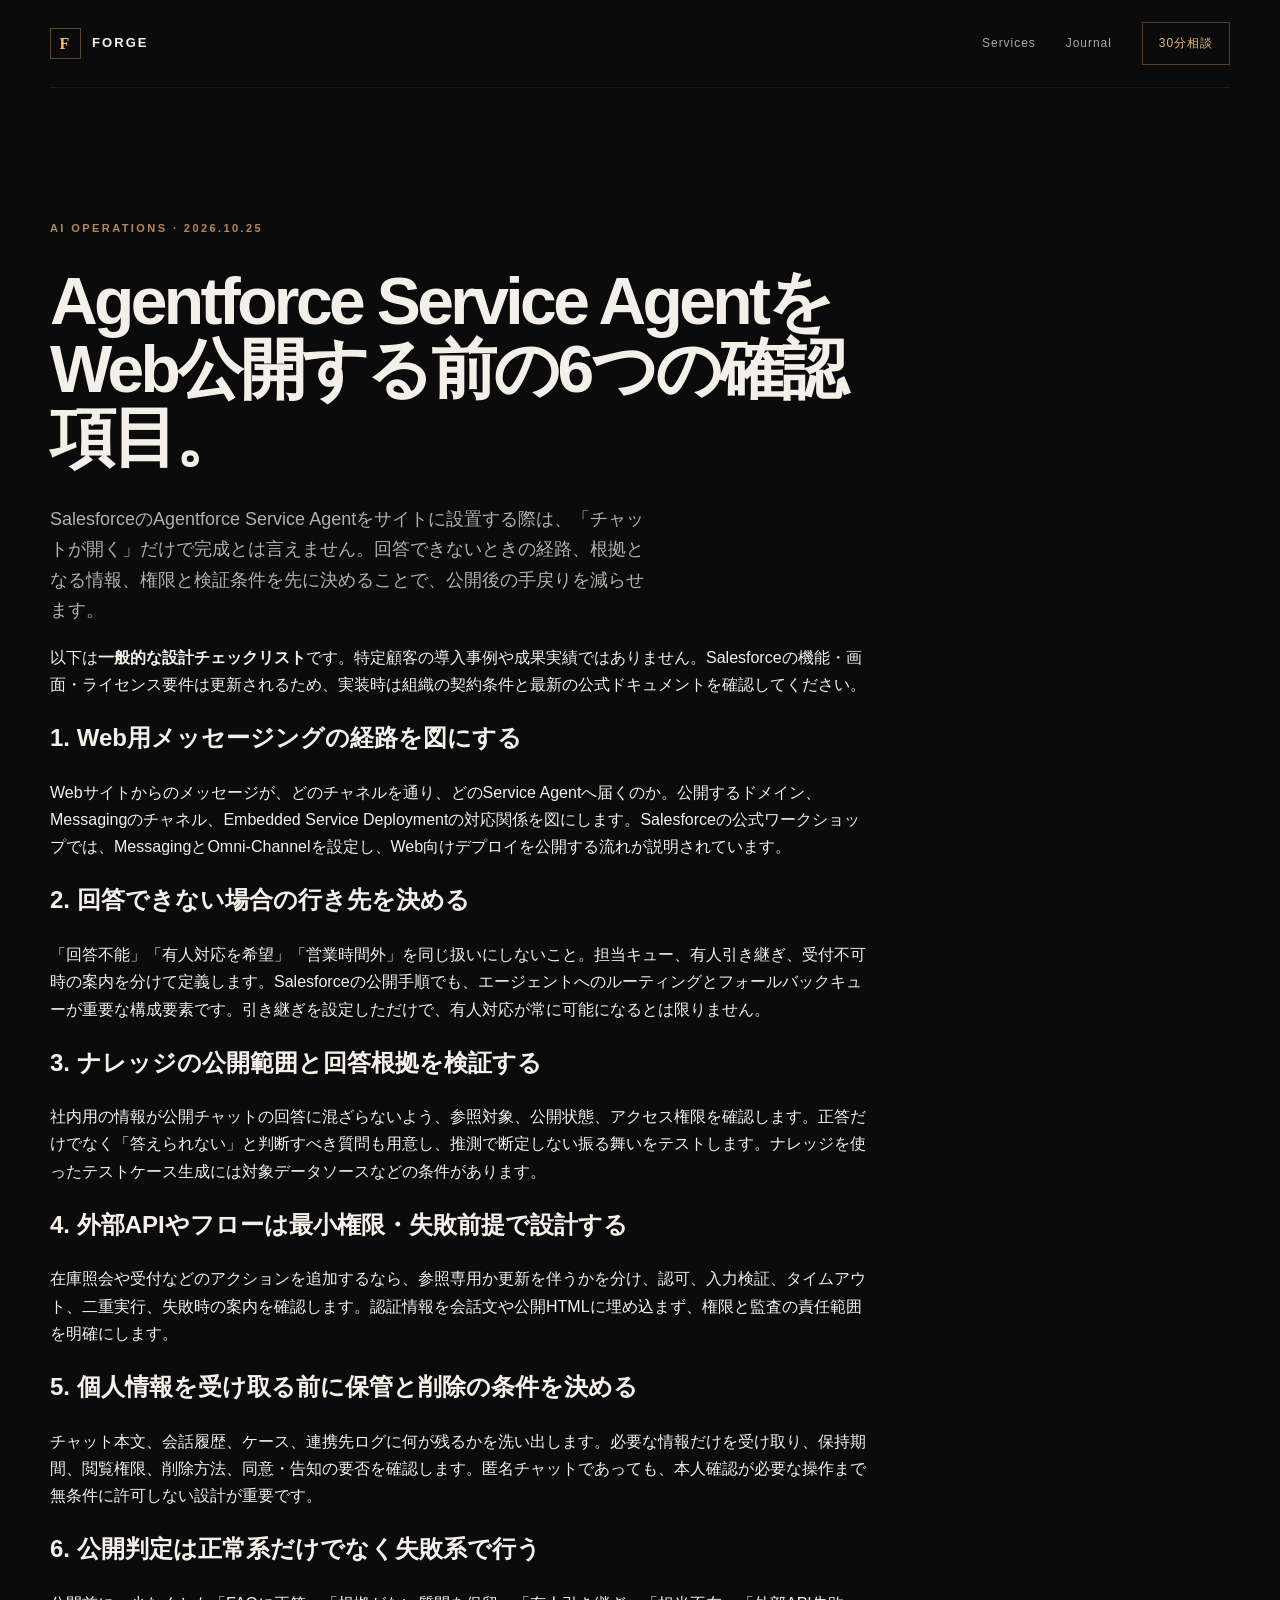
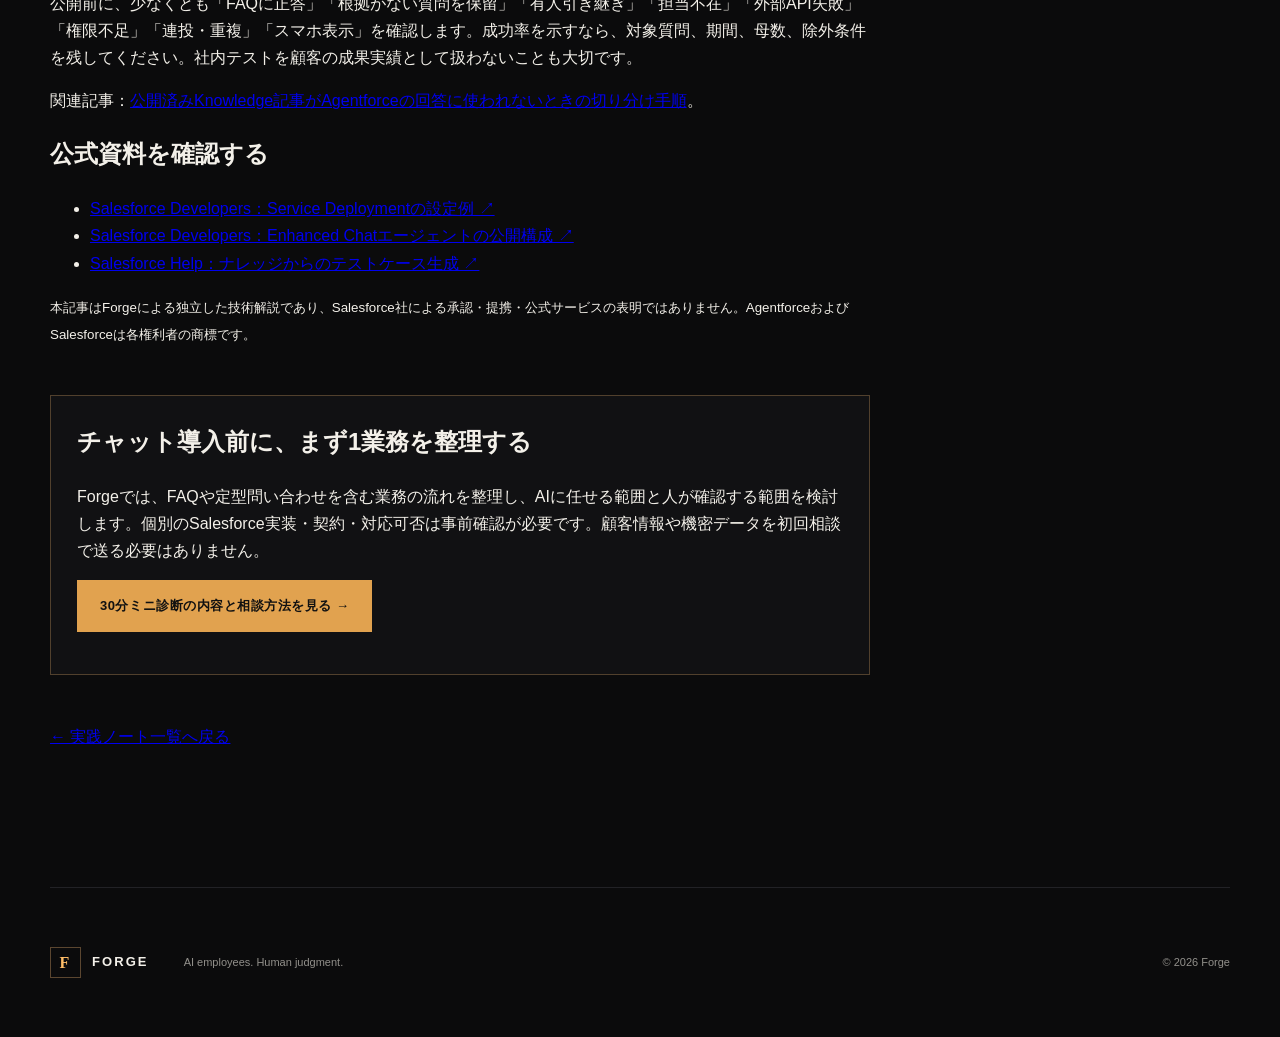
<file: blog/agentforce-service-agent-web-deployment-checklist.html>
<!doctype html>
<html lang="ja">
<head>
<meta charset="utf-8"><meta name="viewport" content="width=device-width,initial-scale=1">
<title>Agentforce Service AgentをWeb公開する前の6つの確認項目｜Forge</title>
<meta name="description" content="Salesforce Agentforce Service AgentをWebサイトに導入する前に確認したい、チャネル・ルーティング・ナレッジ・有人引き継ぎ・権限・テストの6項目。公式資料へのリンク付き。">
<link rel="canonical" href="https://gtakanowork-pixel.github.io/forge-site/blog/agentforce-service-agent-web-deployment-checklist.html">
<meta property="og:type" content="article">
<meta property="og:title" content="Agentforce Service AgentをWeb公開する前の6つの確認項目｜Forge">
<meta property="og:description" content="チャット画面の公開より先に、ルーティング、回答根拠、引き継ぎ、権限、検証条件を整理する実務チェック。">
<meta property="og:url" content="https://gtakanowork-pixel.github.io/forge-site/blog/agentforce-service-agent-web-deployment-checklist.html">
<link rel="stylesheet" href="../assets/style.css">
</head>
<body>
<header class="nav wrap"><a class="brand" href="../" aria-label="Forge home"><span class="mark">F</span>FORGE</a><nav><a href="../#services">Services</a><a href="./">Journal</a><a class="nav-cta" href="../automation-consultation.html">30分相談</a></nav></header>
<main class="wrap section"><article style="max-width:820px">
<p class="kicker">AI OPERATIONS · 2026.10.25</p>
<h1 style="font-size:clamp(38px,6vw,66px)">Agentforce Service Agentを<br>Web公開する前の6つの確認項目。</h1>
<p class="lead">SalesforceのAgentforce Service Agentをサイトに設置する際は、「チャットが開く」だけで完成とは言えません。回答できないときの経路、根拠となる情報、権限と検証条件を先に決めることで、公開後の手戻りを減らせます。</p>
<p>以下は<strong>一般的な設計チェックリスト</strong>です。特定顧客の導入事例や成果実績ではありません。Salesforceの機能・画面・ライセンス要件は更新されるため、実装時は組織の契約条件と最新の公式ドキュメントを確認してください。</p>
<h2>1. Web用メッセージングの経路を図にする</h2>
<p>Webサイトからのメッセージが、どのチャネルを通り、どのService Agentへ届くのか。公開するドメイン、Messagingのチャネル、Embedded Service Deploymentの対応関係を図にします。Salesforceの公式ワークショップでは、MessagingとOmni-Channelを設定し、Web向けデプロイを公開する流れが説明されています。</p>
<h2>2. 回答できない場合の行き先を決める</h2>
<p>「回答不能」「有人対応を希望」「営業時間外」を同じ扱いにしないこと。担当キュー、有人引き継ぎ、受付不可時の案内を分けて定義します。Salesforceの公開手順でも、エージェントへのルーティングとフォールバックキューが重要な構成要素です。引き継ぎを設定しただけで、有人対応が常に可能になるとは限りません。</p>
<h2>3. ナレッジの公開範囲と回答根拠を検証する</h2>
<p>社内用の情報が公開チャットの回答に混ざらないよう、参照対象、公開状態、アクセス権限を確認します。正答だけでなく「答えられない」と判断すべき質問も用意し、推測で断定しない振る舞いをテストします。ナレッジを使ったテストケース生成には対象データソースなどの条件があります。</p>
<h2>4. 外部APIやフローは最小権限・失敗前提で設計する</h2>
<p>在庫照会や受付などのアクションを追加するなら、参照専用か更新を伴うかを分け、認可、入力検証、タイムアウト、二重実行、失敗時の案内を確認します。認証情報を会話文や公開HTMLに埋め込まず、権限と監査の責任範囲を明確にします。</p>
<h2>5. 個人情報を受け取る前に保管と削除の条件を決める</h2>
<p>チャット本文、会話履歴、ケース、連携先ログに何が残るかを洗い出します。必要な情報だけを受け取り、保持期間、閲覧権限、削除方法、同意・告知の要否を確認します。匿名チャットであっても、本人確認が必要な操作まで無条件に許可しない設計が重要です。</p>
<h2>6. 公開判定は正常系だけでなく失敗系で行う</h2>
<p>公開前に、少なくとも「FAQに正答」「根拠がない質問を保留」「有人引き継ぎ」「担当不在」「外部API失敗」「権限不足」「連投・重複」「スマホ表示」を確認します。成功率を示すなら、対象質問、期間、母数、除外条件を残してください。社内テストを顧客の成果実績として扱わないことも大切です。</p>
<p>関連記事：<a href="agentforce-knowledge-not-found-troubleshooting.html">公開済みKnowledge記事がAgentforceの回答に使われないときの切り分け手順</a>。</p>
<h2>公式資料を確認する</h2>
<ul>
<li><a href="https://developer.salesforce.com/workshops/agentforce-workshop/service-agents/2-configure-a-service-deployment" target="_blank" rel="noopener noreferrer">Salesforce Developers：Service Deploymentの設定例 ↗</a></li>
<li><a href="https://developer.salesforce.com/docs/ai/agentforce/guide/headless-examples-enhanced-chat-agent.html" target="_blank" rel="noopener noreferrer">Salesforce Developers：Enhanced Chatエージェントの公開構成 ↗</a></li>
<li><a href="https://help.salesforce.com/s/articleView?id=ai.agent_studio_testing_center_knowledge_sources.htm&amp;language=en_US&amp;type=5" target="_blank" rel="noopener noreferrer">Salesforce Help：ナレッジからのテストケース生成 ↗</a></li>
</ul>
<p><small>本記事はForgeによる独立した技術解説であり、Salesforce社による承認・提携・公式サービスの表明ではありません。AgentforceおよびSalesforceは各権利者の商標です。</small></p>
<section style="margin:48px 0;padding:26px;border:1px solid #51402d;background:#111113">
<h2 style="margin-top:0">チャット導入前に、まず1業務を整理する</h2>
<p>Forgeでは、FAQや定型問い合わせを含む業務の流れを整理し、AIに任せる範囲と人が確認する範囲を検討します。個別のSalesforce実装・契約・対応可否は事前確認が必要です。顧客情報や機密データを初回相談で送る必要はありません。</p>
<p><a class="button primary" href="../automation-consultation.html">30分ミニ診断の内容と相談方法を見る →</a></p>
</section>
<p><a href="./">← 実践ノート一覧へ戻る</a></p>
</article></main>
<footer class="wrap"><div class="brand"><span class="mark">F</span>FORGE</div><p>AI employees. Human judgment.</p><p>© 2026 Forge</p></footer>
</body></html>
</file>
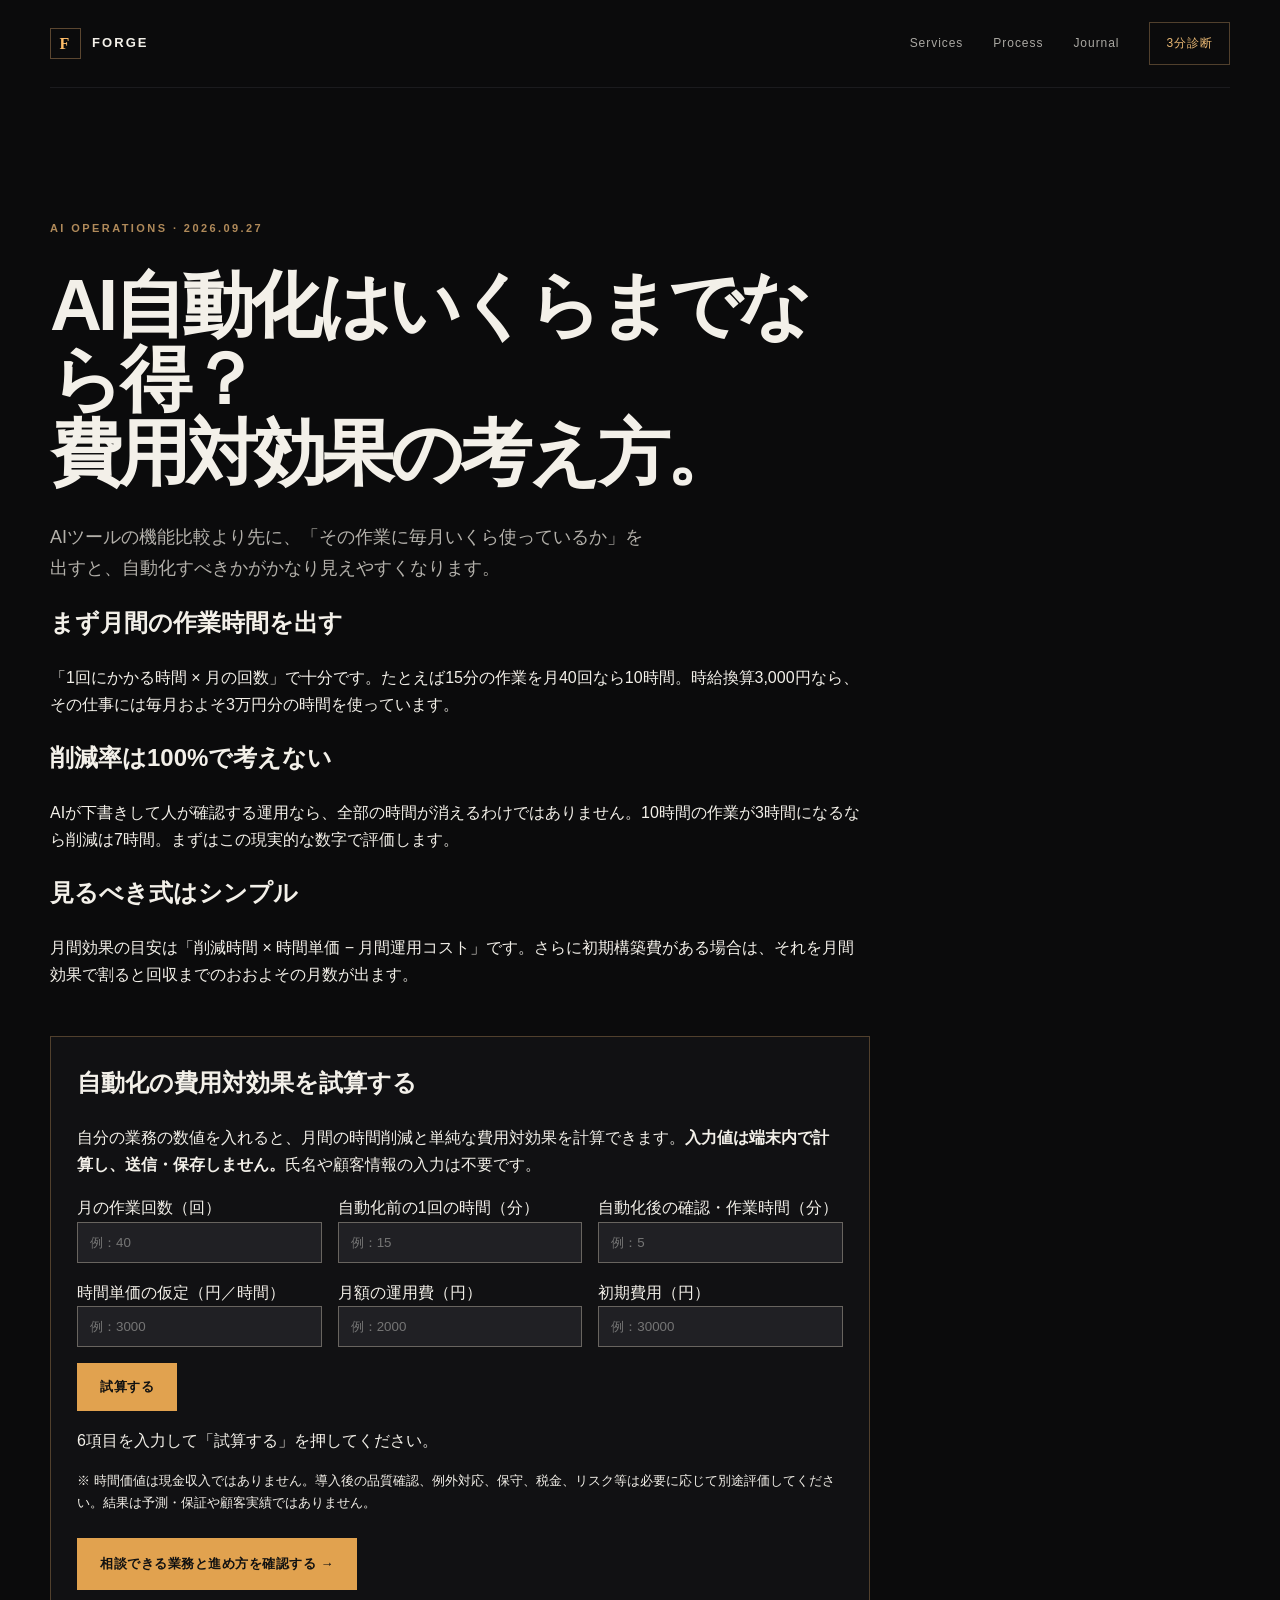
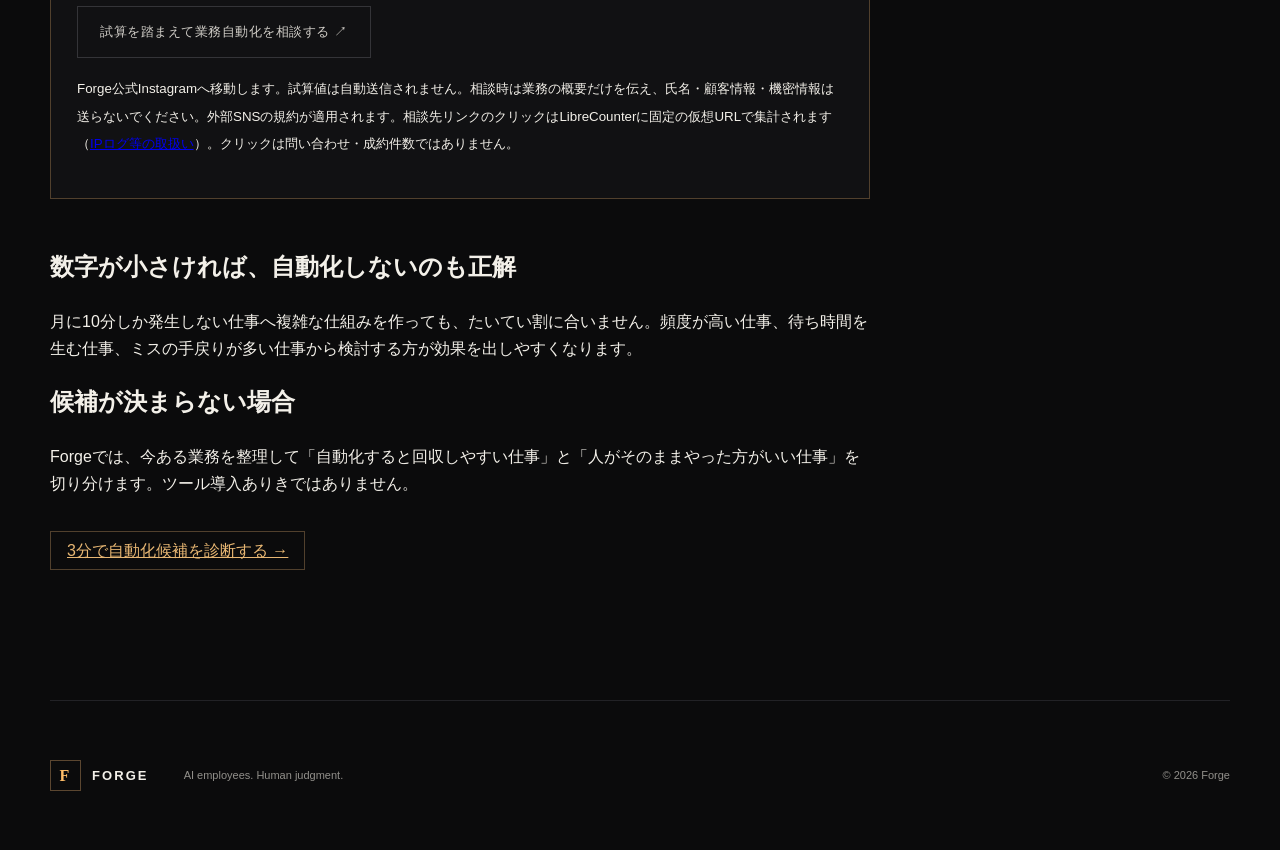
<file: blog/ai-automation-cost-roi.html>
<!doctype html><html lang="ja"><head><meta charset="utf-8"><meta name="viewport" content="width=device-width,initial-scale=1"><title>AI自動化はいくらまでなら得？費用対効果の考え方 — Forge</title><meta name="description" content="AI業務自動化の費用対効果を、削減時間・人件費・運用コストからシンプルに判断する方法を解説します。"><link rel="canonical" href="https://gtakanowork-pixel.github.io/forge-site/blog/ai-automation-cost-roi.html"><link rel="stylesheet" href="../assets/style.css"></head><body><header class="nav wrap"><a class="brand" href="../"><span class="mark">F</span>FORGE</a><nav><a href="../#services">Services</a><a href="../#process">Process</a><a href="./">Journal</a><a class="nav-cta" href="../ai-automation-audit.html">3分診断</a></nav></header><main class="wrap section"><article style="max-width:820px"><p class="kicker">AI OPERATIONS · 2026.09.27</p><h1 style="font-size:clamp(42px,6vw,72px)">AI自動化はいくらまでなら得？<br>費用対効果の考え方。</h1><p class="lead">AIツールの機能比較より先に、「その作業に毎月いくら使っているか」を出すと、自動化すべきかがかなり見えやすくなります。</p><h2>まず月間の作業時間を出す</h2><p>「1回にかかる時間 × 月の回数」で十分です。たとえば15分の作業を月40回なら10時間。時給換算3,000円なら、その仕事には毎月およそ3万円分の時間を使っています。</p><h2>削減率は100%で考えない</h2><p>AIが下書きして人が確認する運用なら、全部の時間が消えるわけではありません。10時間の作業が3時間になるなら削減は7時間。まずはこの現実的な数字で評価します。</p><h2>見るべき式はシンプル</h2><p>月間効果の目安は「削減時間 × 時間単価 − 月間運用コスト」です。さらに初期構築費がある場合は、それを月間効果で割ると回収までのおおよその月数が出ます。</p><section id="roi-calculator" aria-labelledby="roi-title" style="margin:48px 0;padding:26px;border:1px solid #51402d;background:#111113">
<h2 id="roi-title" style="margin-top:0">自動化の費用対効果を試算する</h2>
<p>自分の業務の数値を入れると、月間の時間削減と単純な費用対効果を計算できます。<strong>入力値は端末内で計算し、送信・保存しません。</strong>氏名や顧客情報の入力は不要です。</p>
<div id="roi-fields" style="display:grid;grid-template-columns:repeat(auto-fit,minmax(220px,1fr));gap:16px">
<label>月の作業回数（回）<input id="roi-count" type="number" min="1" max="100000" step="1" inputmode="numeric" placeholder="例：40" style="display:block;width:100%;padding:12px;background:#202024;color:#fff;border:1px solid #68645f"></label>
<label>自動化前の1回の時間（分）<input id="roi-before" type="number" min="0.1" max="100000" step="any" inputmode="decimal" placeholder="例：15" style="display:block;width:100%;padding:12px;background:#202024;color:#fff;border:1px solid #68645f"></label>
<label>自動化後の確認・作業時間（分）<input id="roi-after" type="number" min="0" max="100000" step="any" inputmode="decimal" placeholder="例：5" style="display:block;width:100%;padding:12px;background:#202024;color:#fff;border:1px solid #68645f"></label>
<label>時間単価の仮定（円／時間）<input id="roi-rate" type="number" min="0" max="10000000" step="any" inputmode="decimal" placeholder="例：3000" style="display:block;width:100%;padding:12px;background:#202024;color:#fff;border:1px solid #68645f"></label>
<label>月額の運用費（円）<input id="roi-monthly" type="number" min="0" max="100000000" step="any" inputmode="decimal" placeholder="例：2000" style="display:block;width:100%;padding:12px;background:#202024;color:#fff;border:1px solid #68645f"></label>
<label>初期費用（円）<input id="roi-setup" type="number" min="0" max="100000000" step="any" inputmode="decimal" placeholder="例：30000" style="display:block;width:100%;padding:12px;background:#202024;color:#fff;border:1px solid #68645f"></label>
</div>
<p><button id="roi-calculate" type="button" class="button primary" style="cursor:pointer">試算する</button></p>
<p id="roi-output" role="status" aria-live="polite">6項目を入力して「試算する」を押してください。</p>
<p style="font-size:13px">※ 時間価値は現金収入ではありません。導入後の品質確認、例外対応、保守、税金、リスク等は必要に応じて別途評価してください。結果は予測・保証や顧客実績ではありません。</p>
<noscript><p>この計算にはJavaScriptが必要です。ブラウザの設定をご確認ください。</p></noscript>
<p style="margin-top:24px"><a class="button primary" href="../automation-consultation.html">相談できる業務と進め方を確認する →</a></p><p><a data-forge-instagram-outbound="roi" class="button ghost" href="https://www.instagram.com/theforgejp/" target="_blank" rel="noopener noreferrer" aria-label="Forge公式Instagramプロフィールを開く（外部サイト）">試算を踏まえて業務自動化を相談する ↗</a></p>
<p><small>Forge公式Instagramへ移動します。試算値は自動送信されません。相談時は業務の概要だけを伝え、氏名・顧客情報・機密情報は送らないでください。外部SNSの規約が適用されます。相談先リンクのクリックはLibreCounterに固定の仮想URLで集計されます（<a href="https://github.com/alexfernandez/librecounter/blob/main/doc/tracking.md" target="_blank" rel="noopener noreferrer">IPログ等の取扱い</a>）。クリックは問い合わせ・成約件数ではありません。</small></p>
</section>
<script>
(() => {
  const button = document.getElementById('roi-calculate');
  const output = document.getElementById('roi-output');
  const ids = ['roi-count','roi-before','roi-after','roi-rate','roi-monthly','roi-setup'];
  // A previous estimate must never appear to describe newly edited inputs.
  let resultShown = false;
  ids.forEach(id => document.getElementById(id).addEventListener('input', () => {
    if (!resultShown) return;
    resultShown = false;
    output.textContent = '入力値が変更されました。もう一度「試算する」を押してください。';
  }));
  button.addEventListener('click', () => {
    resultShown = true;
    const inputs = ids.map(id => document.getElementById(id));
    const values = inputs.map(input => input.value.trim() === '' ? NaN : Number(input.value));
    if (values.some((value, i) => !Number.isFinite(value) || !inputs[i].checkValidity()) || values[0] < 1 || values[1] <= 0 || values[2] > values[1]) {
      output.textContent = '入力値を確認してください。すべての項目が必要で、作業回数・自動化前の時間は正の数、その他は0以上、自動化後の時間は自動化前以下にしてください。';
      return;
    }
    const [count, before, after, rate, monthlyCost, setup] = values;
    const savedHours = (before - after) * count / 60;
    const monthlyValue = savedHours * rate;
    const net = monthlyValue - monthlyCost;
    const fmt = new Intl.NumberFormat('ja-JP', {maximumFractionDigits: 1});
    const yen = new Intl.NumberFormat('ja-JP', {maximumFractionDigits: 0});
    const recovery = net > 0 ? (setup === 0 ? '初期費用なし' : '単純回収の目安：約' + fmt.format(setup / net) + 'か月') : '月間差引効果が0以下のため、初期費用の回収は見込めません';
    output.textContent = '月間削減時間：約' + fmt.format(savedHours) + '時間 ／ 時間価値の目安：約' + yen.format(monthlyValue) + '円 ／ 月額運用費控除後：約' + yen.format(net) + '円 ／ ' + recovery + '。';
  });
})();
</script>
<h2>数字が小さければ、自動化しないのも正解</h2><p>月に10分しか発生しない仕事へ複雑な仕組みを作っても、たいてい割に合いません。頻度が高い仕事、待ち時間を生む仕事、ミスの手戻りが多い仕事から検討する方が効果を出しやすくなります。</p><h2>候補が決まらない場合</h2><p>Forgeでは、今ある業務を整理して「自動化すると回収しやすい仕事」と「人がそのままやった方がいい仕事」を切り分けます。ツール導入ありきではありません。</p><p style="margin-top:40px"><a class="nav-cta" href="../ai-automation-audit.html">3分で自動化候補を診断する →</a></p></article></main><footer class="wrap"><div class="brand"><span class="mark">F</span>FORGE</div><p>AI employees. Human judgment.</p><p>© 2026 Forge</p></footer><script src="../assets/consultation-click.js" defer></script></body></html>
</file>
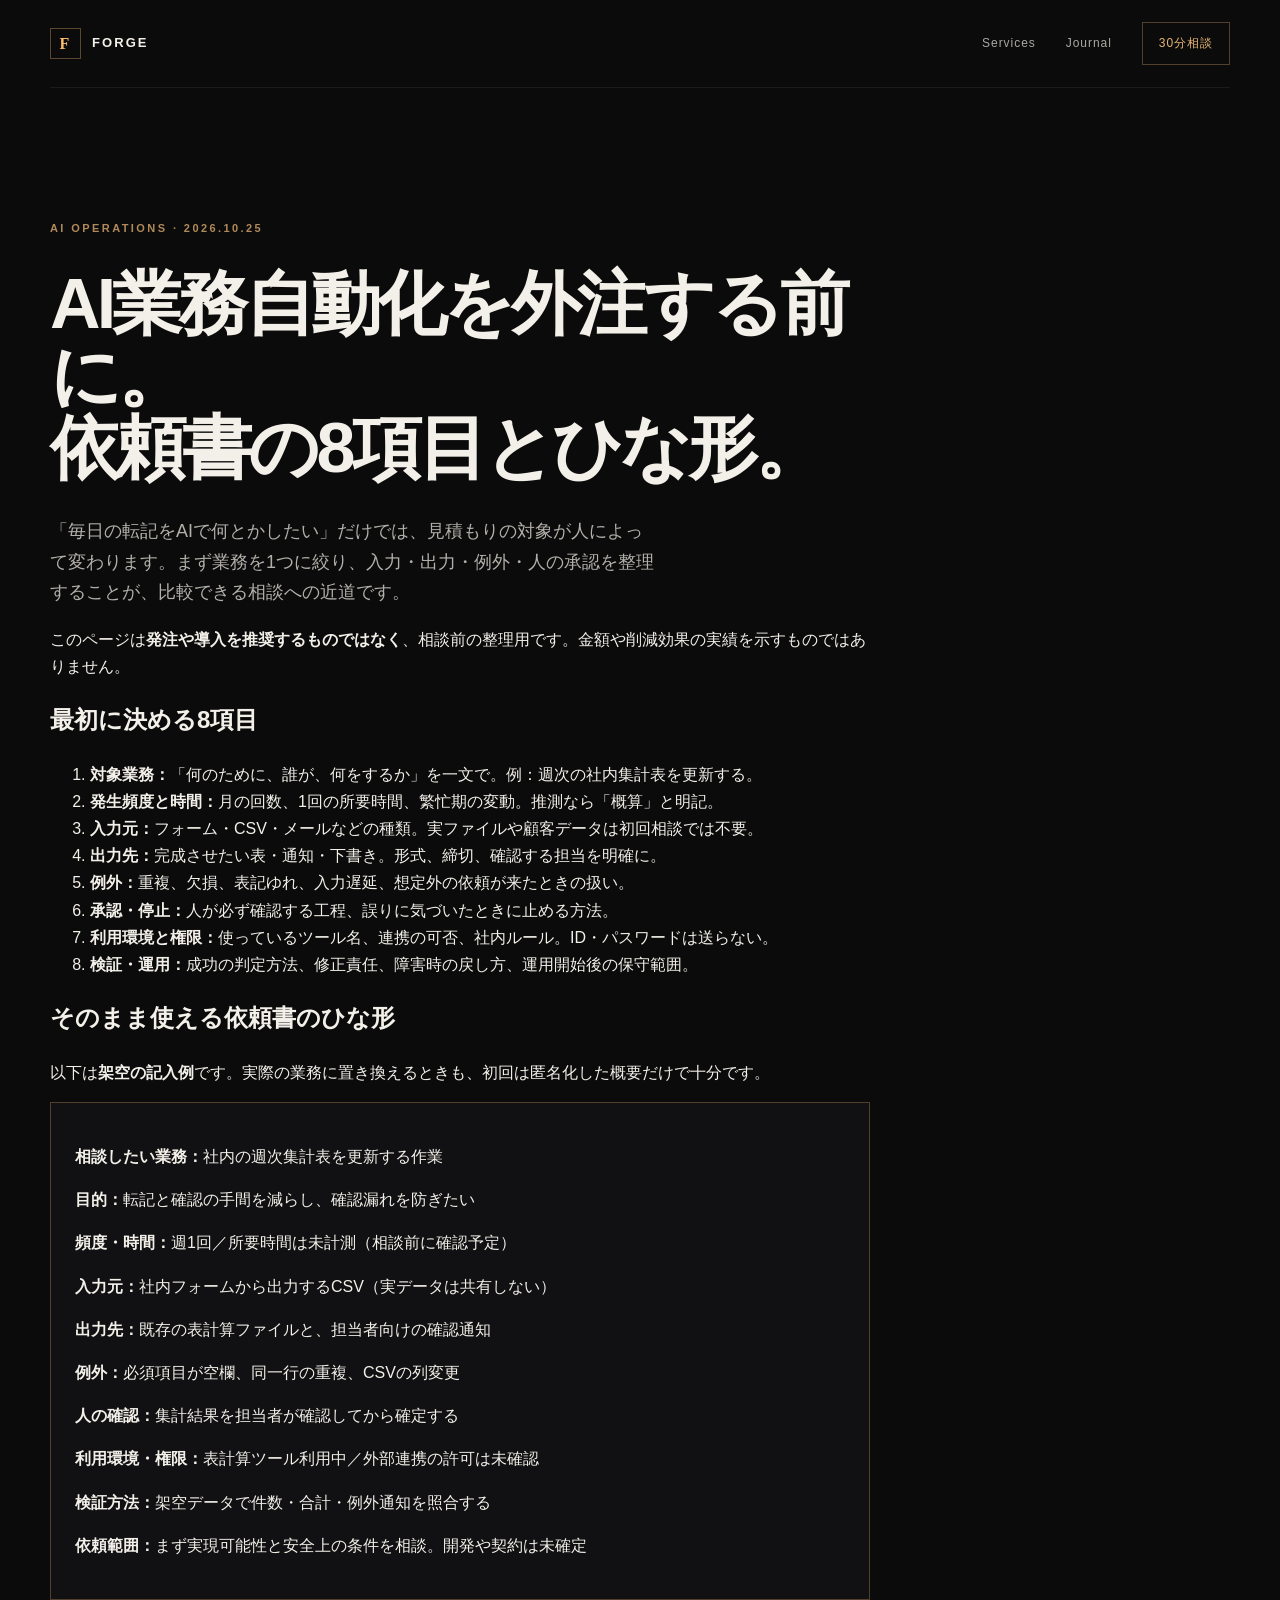
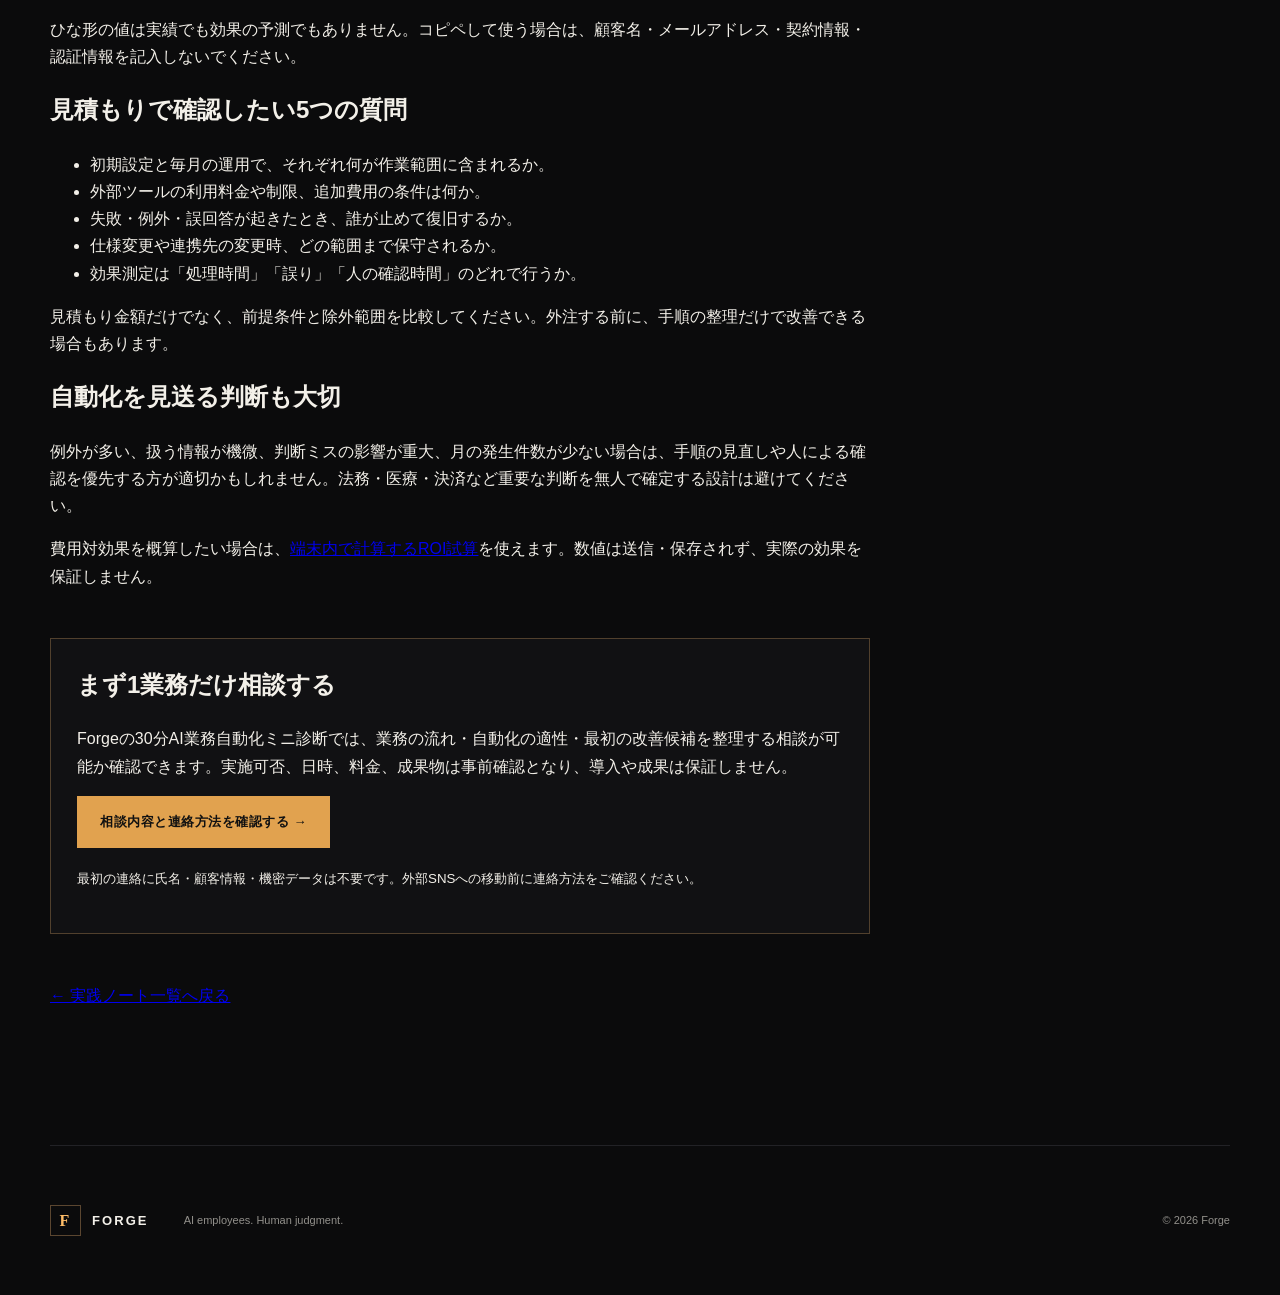
<file: blog/ai-automation-outsourcing-brief-template.html>
<!doctype html>
<html lang="ja">
<head>
<meta charset="utf-8"><meta name="viewport" content="width=device-width,initial-scale=1">
<title>AI業務自動化の外注・見積もり前に使う依頼書テンプレート｜Forge</title>
<meta name="description" content="AI業務自動化を外注・相談する前に整理したい8項目と、個人情報を送らずに使える依頼書テンプレート。見積もり条件、例外対応、承認、保守を明確にする実務ガイド。">
<link rel="canonical" href="https://gtakanowork-pixel.github.io/forge-site/blog/ai-automation-outsourcing-brief-template.html">
<meta property="og:type" content="article"><meta property="og:title" content="AI業務自動化の外注・見積もり前に使う依頼書テンプレート｜Forge"><meta property="og:description" content="何を自動化し、何を人が確認するか。相談前に整理できる8項目と依頼書のひな形。"><meta property="og:url" content="https://gtakanowork-pixel.github.io/forge-site/blog/ai-automation-outsourcing-brief-template.html">
<link rel="stylesheet" href="../assets/style.css">
</head>
<body>
<header class="nav wrap"><a class="brand" href="../" aria-label="Forge home"><span class="mark">F</span>FORGE</a><nav><a href="../#services">Services</a><a href="./">Journal</a><a class="nav-cta" href="../automation-consultation.html">30分相談</a></nav></header>
<main class="wrap section"><article style="max-width:820px">
<p class="kicker">AI OPERATIONS · 2026.10.25</p>
<h1 style="font-size:clamp(40px,6vw,70px)">AI業務自動化を外注する前に。<br>依頼書の8項目とひな形。</h1>
<p class="lead">「毎日の転記をAIで何とかしたい」だけでは、見積もりの対象が人によって変わります。まず業務を1つに絞り、入力・出力・例外・人の承認を整理することが、比較できる相談への近道です。</p>
<p>このページは<strong>発注や導入を推奨するものではなく</strong>、相談前の整理用です。金額や削減効果の実績を示すものではありません。</p>
<h2>最初に決める8項目</h2>
<ol>
<li><strong>対象業務：</strong>「何のために、誰が、何をするか」を一文で。例：週次の社内集計表を更新する。</li>
<li><strong>発生頻度と時間：</strong>月の回数、1回の所要時間、繁忙期の変動。推測なら「概算」と明記。</li>
<li><strong>入力元：</strong>フォーム・CSV・メールなどの種類。実ファイルや顧客データは初回相談では不要。</li>
<li><strong>出力先：</strong>完成させたい表・通知・下書き。形式、締切、確認する担当を明確に。</li>
<li><strong>例外：</strong>重複、欠損、表記ゆれ、入力遅延、想定外の依頼が来たときの扱い。</li>
<li><strong>承認・停止：</strong>人が必ず確認する工程、誤りに気づいたときに止める方法。</li>
<li><strong>利用環境と権限：</strong>使っているツール名、連携の可否、社内ルール。ID・パスワードは送らない。</li>
<li><strong>検証・運用：</strong>成功の判定方法、修正責任、障害時の戻し方、運用開始後の保守範囲。</li>
</ol>
<h2>そのまま使える依頼書のひな形</h2>
<p>以下は<strong>架空の記入例</strong>です。実際の業務に置き換えるときも、初回は匿名化した概要だけで十分です。</p>
<section style="padding:24px;border:1px solid #51402d;background:#111113" aria-label="業務自動化の相談用依頼書ひな形">
<p><strong>相談したい業務：</strong>社内の週次集計表を更新する作業</p>
<p><strong>目的：</strong>転記と確認の手間を減らし、確認漏れを防ぎたい</p>
<p><strong>頻度・時間：</strong>週1回／所要時間は未計測（相談前に確認予定）</p>
<p><strong>入力元：</strong>社内フォームから出力するCSV（実データは共有しない）</p>
<p><strong>出力先：</strong>既存の表計算ファイルと、担当者向けの確認通知</p>
<p><strong>例外：</strong>必須項目が空欄、同一行の重複、CSVの列変更</p>
<p><strong>人の確認：</strong>集計結果を担当者が確認してから確定する</p>
<p><strong>利用環境・権限：</strong>表計算ツール利用中／外部連携の許可は未確認</p>
<p><strong>検証方法：</strong>架空データで件数・合計・例外通知を照合する</p>
<p><strong>依頼範囲：</strong>まず実現可能性と安全上の条件を相談。開発や契約は未確定</p>
</section>
<p>ひな形の値は実績でも効果の予測でもありません。コピペして使う場合は、顧客名・メールアドレス・契約情報・認証情報を記入しないでください。</p>
<h2>見積もりで確認したい5つの質問</h2>
<ul>
<li>初期設定と毎月の運用で、それぞれ何が作業範囲に含まれるか。</li>
<li>外部ツールの利用料金や制限、追加費用の条件は何か。</li>
<li>失敗・例外・誤回答が起きたとき、誰が止めて復旧するか。</li>
<li>仕様変更や連携先の変更時、どの範囲まで保守されるか。</li>
<li>効果測定は「処理時間」「誤り」「人の確認時間」のどれで行うか。</li>
</ul>
<p>見積もり金額だけでなく、前提条件と除外範囲を比較してください。外注する前に、手順の整理だけで改善できる場合もあります。</p>
<h2>自動化を見送る判断も大切</h2>
<p>例外が多い、扱う情報が機微、判断ミスの影響が重大、月の発生件数が少ない場合は、手順の見直しや人による確認を優先する方が適切かもしれません。法務・医療・決済など重要な判断を無人で確定する設計は避けてください。</p>
<p>費用対効果を概算したい場合は、<a href="ai-automation-cost-roi.html#roi-calculator">端末内で計算するROI試算</a>を使えます。数値は送信・保存されず、実際の効果を保証しません。</p>
<section style="margin:48px 0;padding:26px;border:1px solid #51402d;background:#111113">
<h2 style="margin-top:0">まず1業務だけ相談する</h2>
<p>Forgeの30分AI業務自動化ミニ診断では、業務の流れ・自動化の適性・最初の改善候補を整理する相談が可能か確認できます。実施可否、日時、料金、成果物は事前確認となり、導入や成果は保証しません。</p>
<p><a class="button primary" href="../automation-consultation.html">相談内容と連絡方法を確認する →</a></p>
<p><small>最初の連絡に氏名・顧客情報・機密データは不要です。外部SNSへの移動前に連絡方法をご確認ください。</small></p>
</section>
<p><a href="./">← 実践ノート一覧へ戻る</a></p>
</article></main>
<footer class="wrap"><div class="brand"><span class="mark">F</span>FORGE</div><p>AI employees. Human judgment.</p><p>© 2026 Forge</p></footer>
</body></html>
</file>
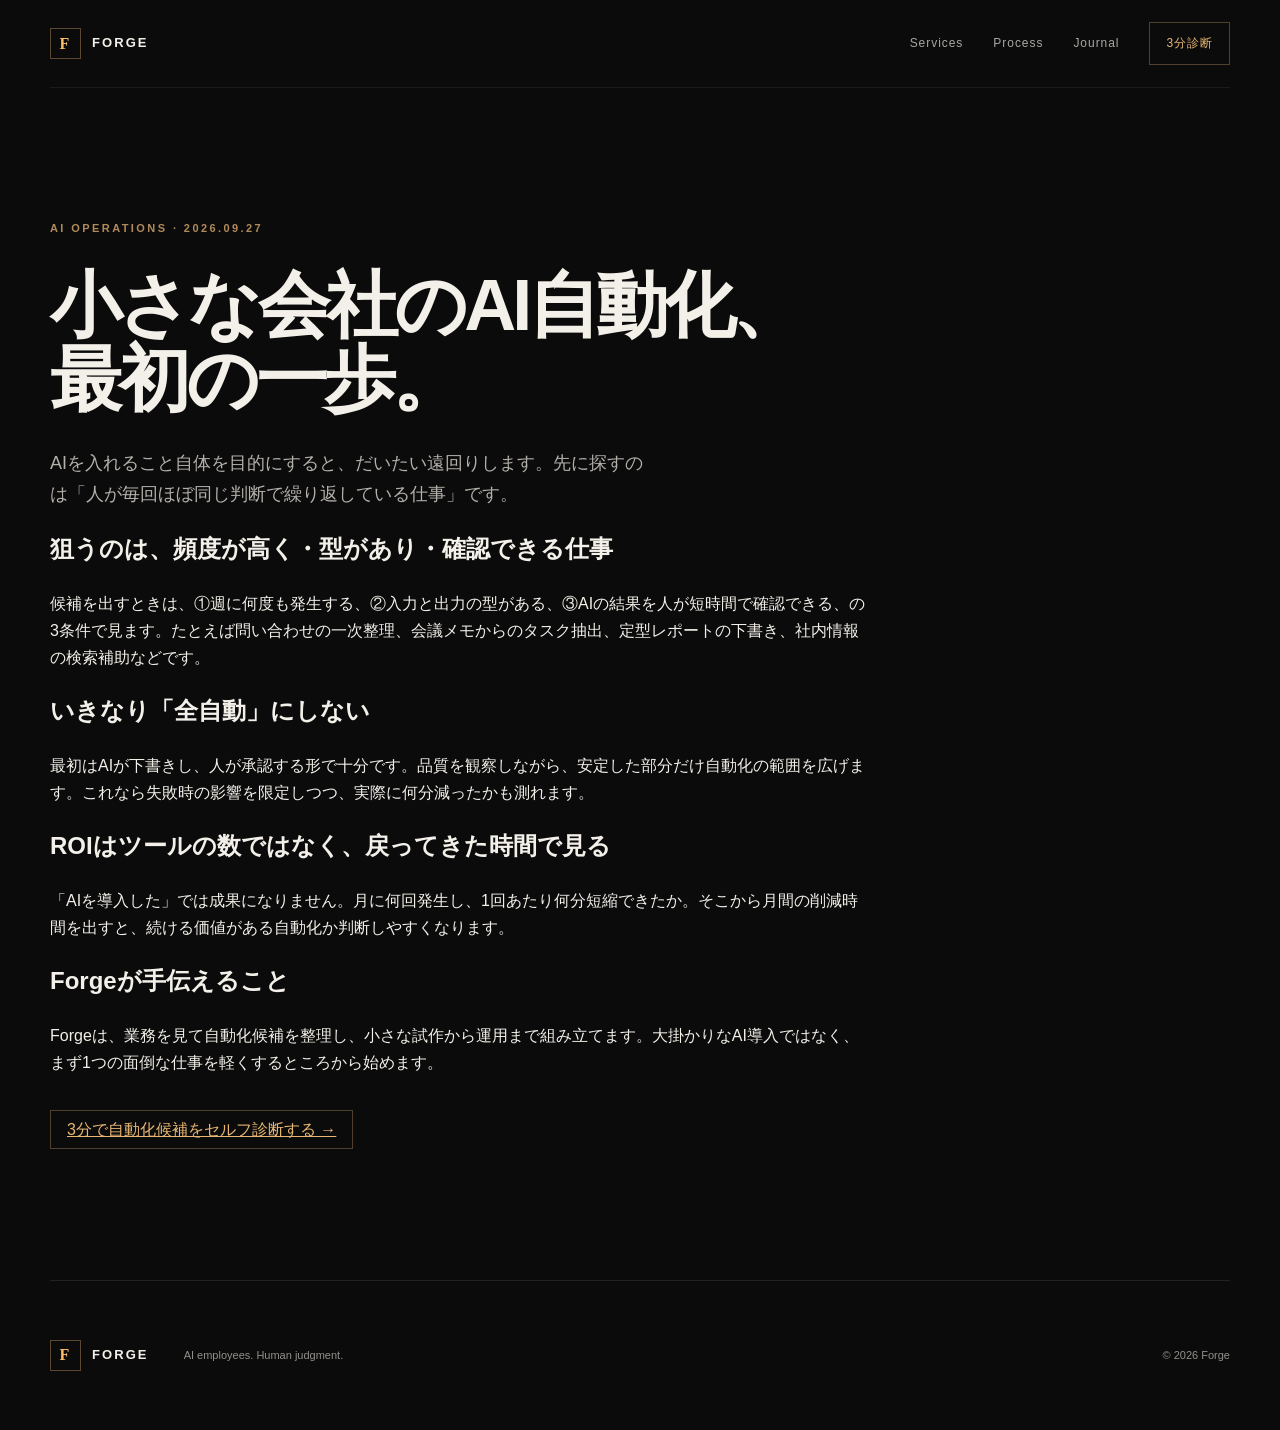
<file: blog/ai-automation-small-business-start.html>
<!doctype html><html lang="ja"><head><meta charset="utf-8"><meta name="viewport" content="width=device-width,initial-scale=1"><title>小さな会社のAI自動化、最初の一歩 — Forge</title><meta name="description" content="小規模事業者がAI自動化を始めるとき、最初に自動化すべき仕事と失敗しにくい進め方をForgeが整理します。"><link rel="canonical" href="https://gtakanowork-pixel.github.io/forge-site/blog/ai-automation-small-business-start.html"><link rel="stylesheet" href="../assets/style.css"></head><body><header class="nav wrap"><a class="brand" href="../"><span class="mark">F</span>FORGE</a><nav><a href="../#services">Services</a><a href="../#process">Process</a><a href="./">Journal</a><a class="nav-cta" href="../ai-automation-audit.html">3分診断</a></nav></header><main class="wrap section"><article style="max-width:820px"><p class="kicker">AI OPERATIONS · 2026.09.27</p><h1 style="font-size:clamp(42px,6vw,72px)">小さな会社のAI自動化、<br>最初の一歩。</h1><p class="lead">AIを入れること自体を目的にすると、だいたい遠回りします。先に探すのは「人が毎回ほぼ同じ判断で繰り返している仕事」です。</p><h2>狙うのは、頻度が高く・型があり・確認できる仕事</h2><p>候補を出すときは、①週に何度も発生する、②入力と出力の型がある、③AIの結果を人が短時間で確認できる、の3条件で見ます。たとえば問い合わせの一次整理、会議メモからのタスク抽出、定型レポートの下書き、社内情報の検索補助などです。</p><h2>いきなり「全自動」にしない</h2><p>最初はAIが下書きし、人が承認する形で十分です。品質を観察しながら、安定した部分だけ自動化の範囲を広げます。これなら失敗時の影響を限定しつつ、実際に何分減ったかも測れます。</p><h2>ROIはツールの数ではなく、戻ってきた時間で見る</h2><p>「AIを導入した」では成果になりません。月に何回発生し、1回あたり何分短縮できたか。そこから月間の削減時間を出すと、続ける価値がある自動化か判断しやすくなります。</p><h2>Forgeが手伝えること</h2><p>Forgeは、業務を見て自動化候補を整理し、小さな試作から運用まで組み立てます。大掛かりなAI導入ではなく、まず1つの面倒な仕事を軽くするところから始めます。</p><p style="margin-top:40px"><a class="nav-cta" href="../ai-automation-audit.html">3分で自動化候補をセルフ診断する →</a></p></article></main><footer class="wrap"><div class="brand"><span class="mark">F</span>FORGE</div><p>AI employees. Human judgment.</p><p>© 2026 Forge</p></footer></body></html>
</file>
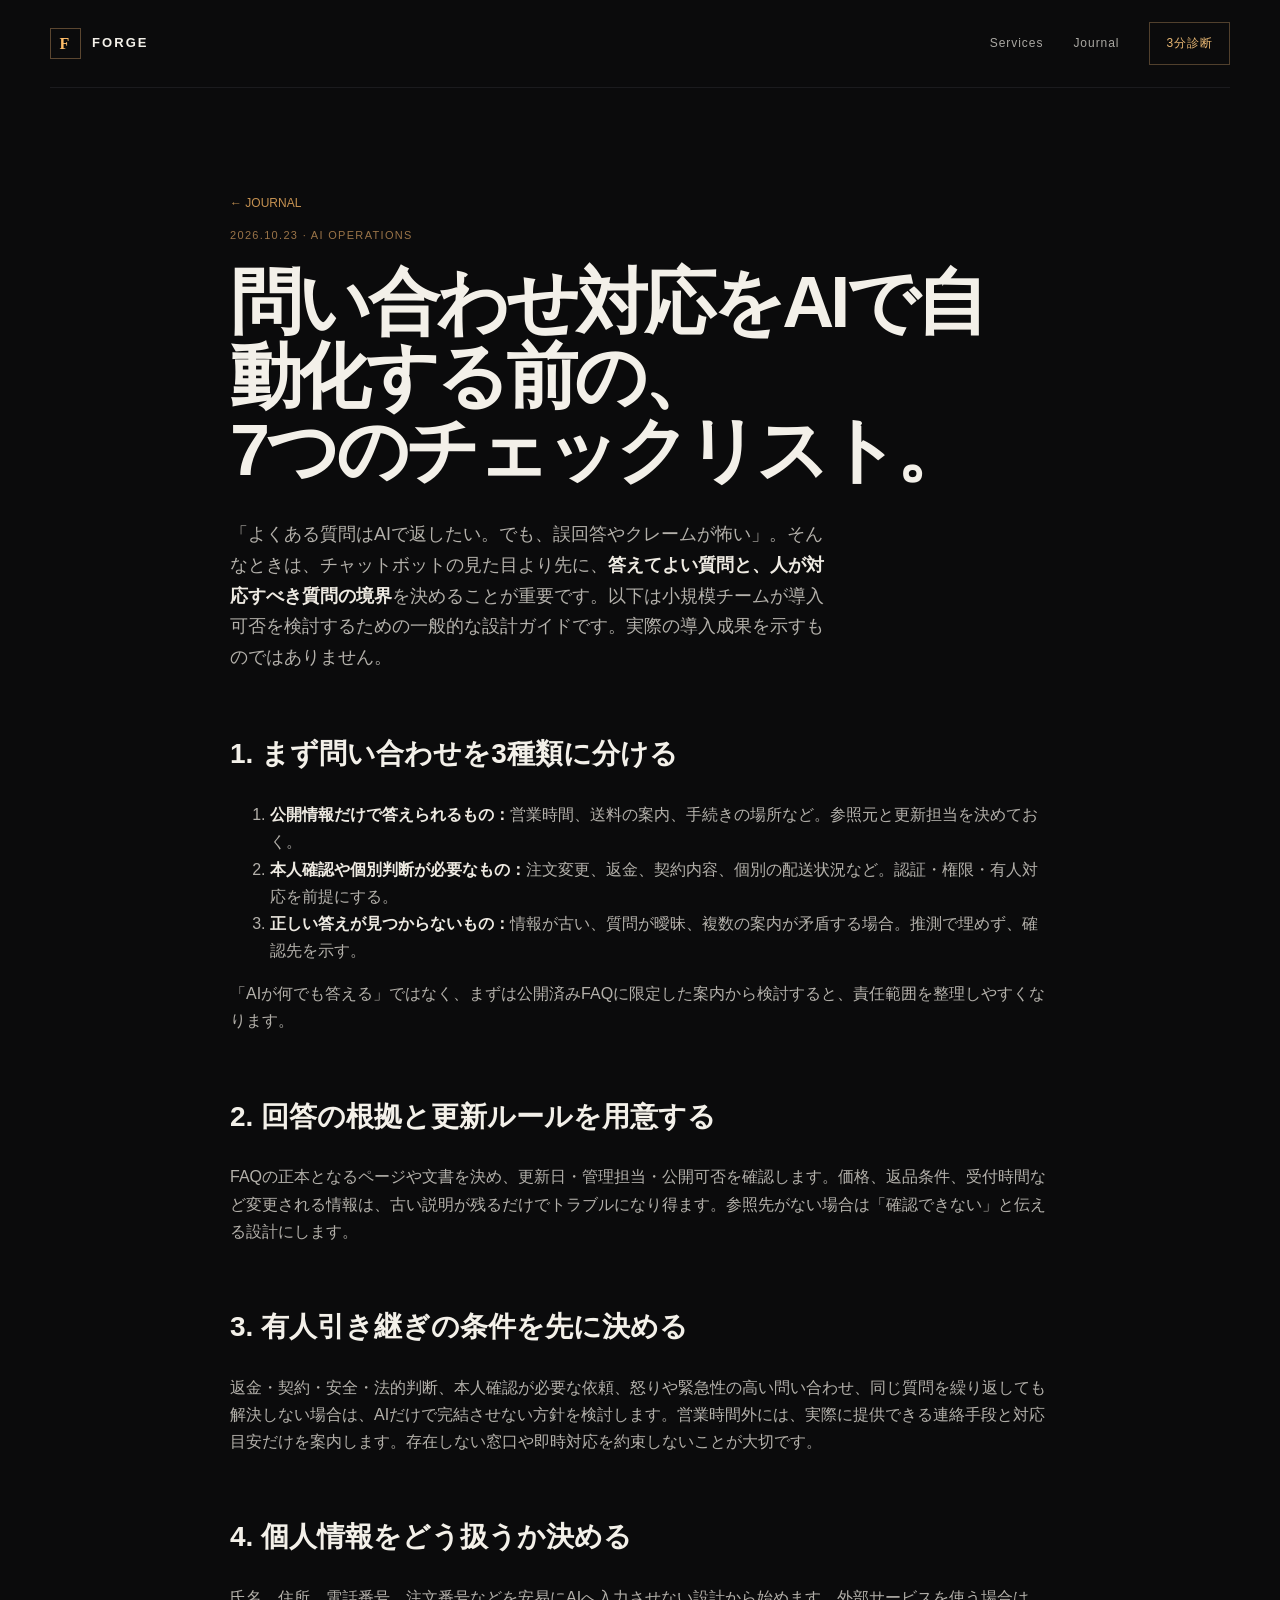
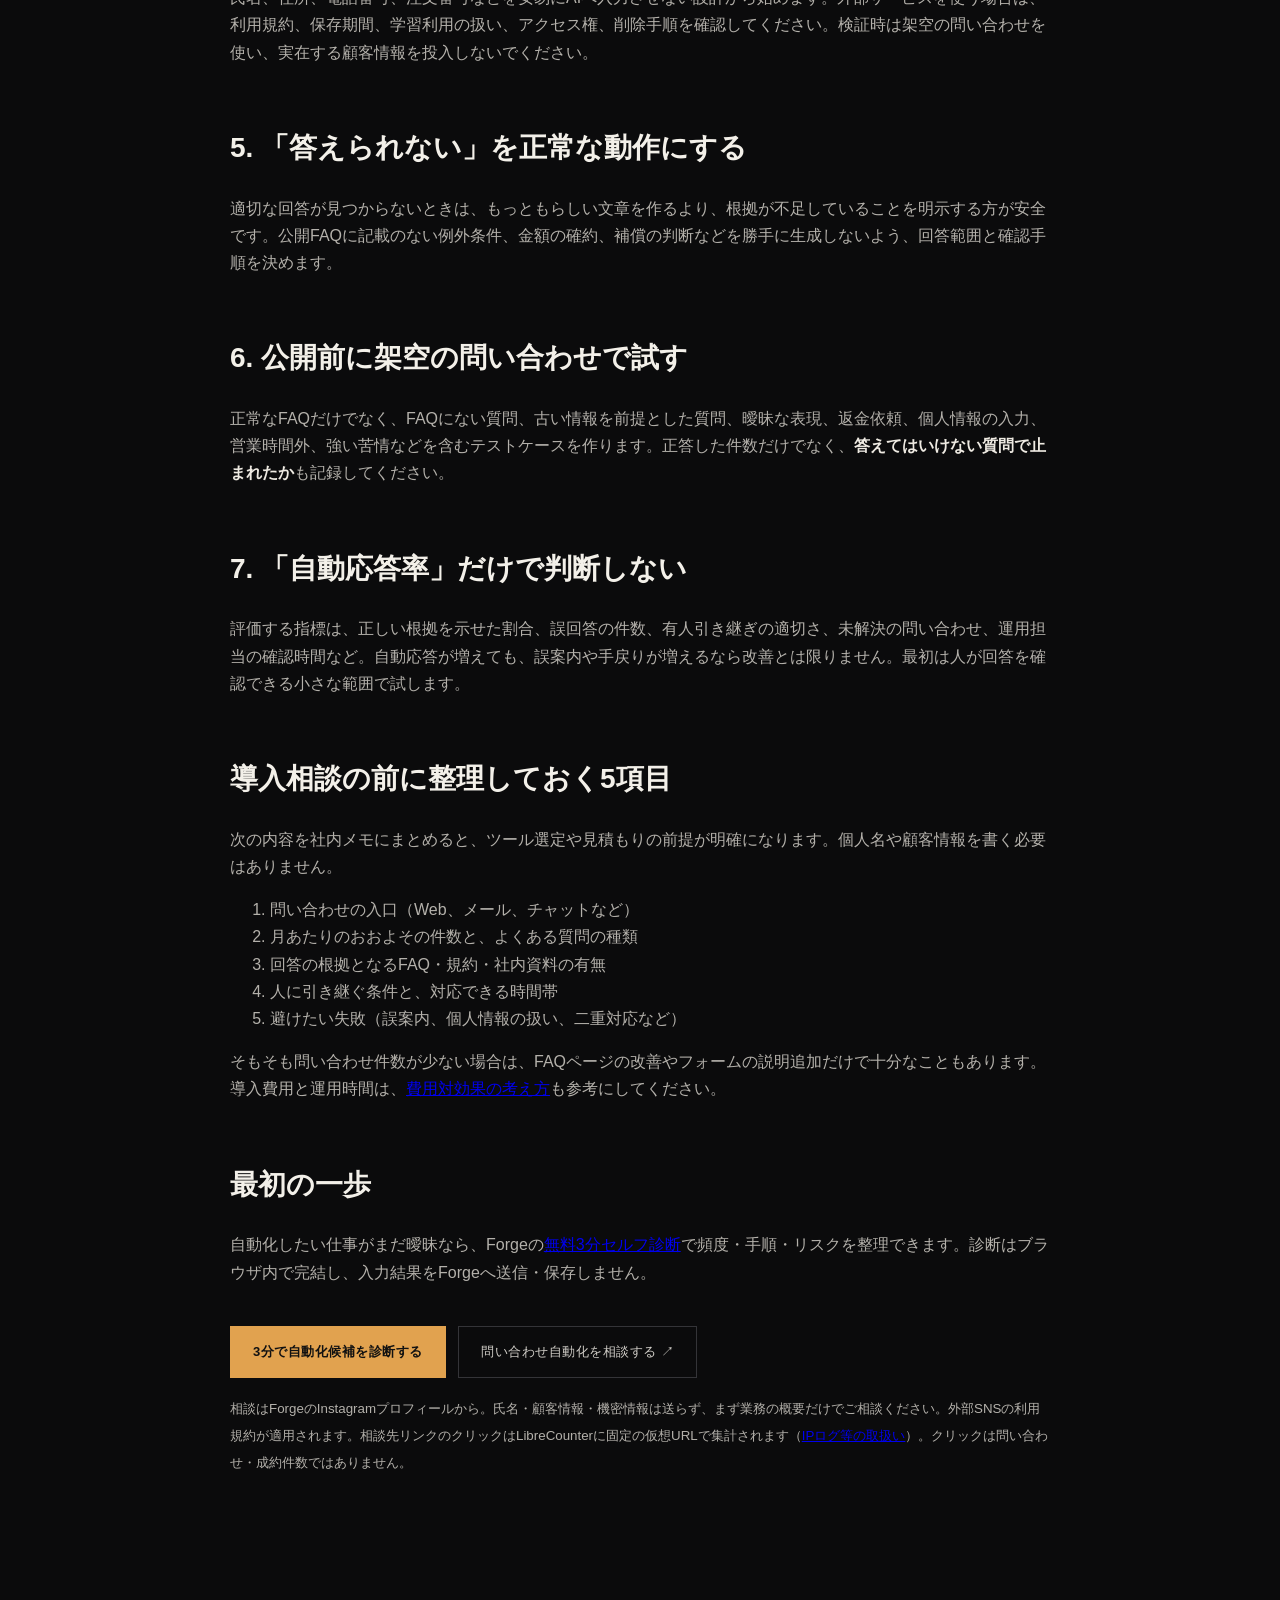
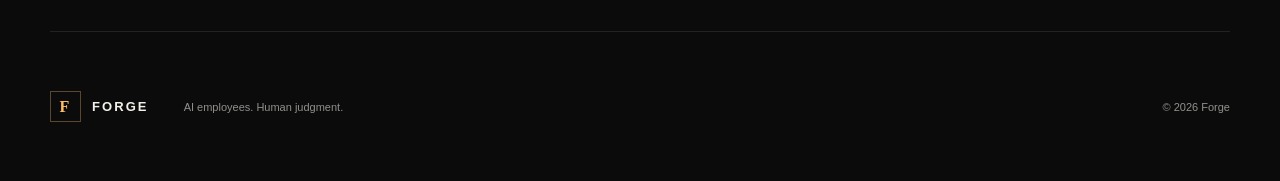
<file: blog/customer-support-ai-automation-checklist.html>
<!doctype html>
<html lang="ja">
<head>
<meta charset="utf-8"><meta name="viewport" content="width=device-width,initial-scale=1">
<title>問い合わせ対応をAIで自動化する前のチェックリスト｜FAQ・有人引き継ぎ・個人情報 — Forge</title>
<meta name="description" content="問い合わせ対応のAI自動化を始める前に、FAQの範囲、有人引き継ぎ、個人情報、誤回答対策、検証指標を整理する実務チェックリスト。小規模チーム向け。">
<link rel="canonical" href="https://gtakanowork-pixel.github.io/forge-site/blog/customer-support-ai-automation-checklist.html">
<link rel="stylesheet" href="../assets/style.css">
<meta property="og:type" content="article">
<meta property="og:title" content="問い合わせ対応をAIで自動化する前のチェックリスト — Forge">
<meta property="og:description" content="FAQを自動化する前に決めたい、回答範囲・有人引き継ぎ・個人情報・誤回答対策。">
<meta property="og:url" content="https://gtakanowork-pixel.github.io/forge-site/blog/customer-support-ai-automation-checklist.html">
<script type="application/ld+json">{"@context":"https://schema.org","@type":"Article","headline":"問い合わせ対応をAIで自動化する前のチェックリスト","datePublished":"2026-10-23","author":{"@type":"Organization","name":"Forge"},"publisher":{"@type":"Organization","name":"Forge"},"mainEntityOfPage":"https://gtakanowork-pixel.github.io/forge-site/blog/customer-support-ai-automation-checklist.html"}</script>
</head>
<body>
<header class="nav wrap"><a class="brand" href="../"><span class="mark">F</span>FORGE</a><nav><a href="../#services">Services</a><a href="./">Journal</a><a class="nav-cta" href="../ai-automation-audit.html">3分診断</a></nav></header>
<main class="article wrap">
<a class="back" href="./">← JOURNAL</a>
<p class="meta">2026.10.23 · AI OPERATIONS</p>
<h1>問い合わせ対応をAIで自動化する前の、<br>7つのチェックリスト。</h1>
<p class="lead">「よくある質問はAIで返したい。でも、誤回答やクレームが怖い」。そんなときは、チャットボットの見た目より先に、<strong>答えてよい質問と、人が対応すべき質問の境界</strong>を決めることが重要です。以下は小規模チームが導入可否を検討するための一般的な設計ガイドです。実際の導入成果を示すものではありません。</p>

<h2>1. まず問い合わせを3種類に分ける</h2>
<ol>
<li><strong>公開情報だけで答えられるもの：</strong>営業時間、送料の案内、手続きの場所など。参照元と更新担当を決めておく。</li>
<li><strong>本人確認や個別判断が必要なもの：</strong>注文変更、返金、契約内容、個別の配送状況など。認証・権限・有人対応を前提にする。</li>
<li><strong>正しい答えが見つからないもの：</strong>情報が古い、質問が曖昧、複数の案内が矛盾する場合。推測で埋めず、確認先を示す。</li>
</ol>
<p>「AIが何でも答える」ではなく、まずは公開済みFAQに限定した案内から検討すると、責任範囲を整理しやすくなります。</p>

<h2>2. 回答の根拠と更新ルールを用意する</h2>
<p>FAQの正本となるページや文書を決め、更新日・管理担当・公開可否を確認します。価格、返品条件、受付時間など変更される情報は、古い説明が残るだけでトラブルになり得ます。参照先がない場合は「確認できない」と伝える設計にします。</p>

<h2>3. 有人引き継ぎの条件を先に決める</h2>
<p>返金・契約・安全・法的判断、本人確認が必要な依頼、怒りや緊急性の高い問い合わせ、同じ質問を繰り返しても解決しない場合は、AIだけで完結させない方針を検討します。営業時間外には、実際に提供できる連絡手段と対応目安だけを案内します。存在しない窓口や即時対応を約束しないことが大切です。</p>

<h2>4. 個人情報をどう扱うか決める</h2>
<p>氏名、住所、電話番号、注文番号などを安易にAIへ入力させない設計から始めます。外部サービスを使う場合は、利用規約、保存期間、学習利用の扱い、アクセス権、削除手順を確認してください。検証時は架空の問い合わせを使い、実在する顧客情報を投入しないでください。</p>

<h2>5. 「答えられない」を正常な動作にする</h2>
<p>適切な回答が見つからないときは、もっともらしい文章を作るより、根拠が不足していることを明示する方が安全です。公開FAQに記載のない例外条件、金額の確約、補償の判断などを勝手に生成しないよう、回答範囲と確認手順を決めます。</p>

<h2>6. 公開前に架空の問い合わせで試す</h2>
<p>正常なFAQだけでなく、FAQにない質問、古い情報を前提とした質問、曖昧な表現、返金依頼、個人情報の入力、営業時間外、強い苦情などを含むテストケースを作ります。正答した件数だけでなく、<strong>答えてはいけない質問で止まれたか</strong>も記録してください。</p>

<h2>7. 「自動応答率」だけで判断しない</h2>
<p>評価する指標は、正しい根拠を示せた割合、誤回答の件数、有人引き継ぎの適切さ、未解決の問い合わせ、運用担当の確認時間など。自動応答が増えても、誤案内や手戻りが増えるなら改善とは限りません。最初は人が回答を確認できる小さな範囲で試します。</p>

<h2>導入相談の前に整理しておく5項目</h2>
<p>次の内容を社内メモにまとめると、ツール選定や見積もりの前提が明確になります。個人名や顧客情報を書く必要はありません。</p>
<ol>
<li>問い合わせの入口（Web、メール、チャットなど）</li>
<li>月あたりのおおよその件数と、よくある質問の種類</li>
<li>回答の根拠となるFAQ・規約・社内資料の有無</li>
<li>人に引き継ぐ条件と、対応できる時間帯</li>
<li>避けたい失敗（誤案内、個人情報の扱い、二重対応など）</li>
</ol>
<p>そもそも問い合わせ件数が少ない場合は、FAQページの改善やフォームの説明追加だけで十分なこともあります。導入費用と運用時間は、<a href="ai-automation-cost-roi.html">費用対効果の考え方</a>も参考にしてください。</p>

<h2>最初の一歩</h2>
<p>自動化したい仕事がまだ曖昧なら、Forgeの<a href="../ai-automation-audit.html">無料3分セルフ診断</a>で頻度・手順・リスクを整理できます。診断はブラウザ内で完結し、入力結果をForgeへ送信・保存しません。</p>
<div class="actions"><a class="button primary" href="../ai-automation-audit.html">3分で自動化候補を診断する</a><a data-forge-instagram-outbound="support" class="button ghost" href="https://www.instagram.com/theforgejp/" target="_blank" rel="noopener noreferrer" aria-label="Forge公式Instagramプロフィールを開く（外部サイト）">問い合わせ自動化を相談する ↗</a></div><p><small>相談はForgeのInstagramプロフィールから。氏名・顧客情報・機密情報は送らず、まず業務の概要だけでご相談ください。外部SNSの利用規約が適用されます。相談先リンクのクリックはLibreCounterに固定の仮想URLで集計されます（<a href="https://github.com/alexfernandez/librecounter/blob/main/doc/tracking.md" target="_blank" rel="noopener noreferrer">IPログ等の取扱い</a>）。クリックは問い合わせ・成約件数ではありません。</small></p>
</main>
<footer class="wrap"><div class="brand"><span class="mark">F</span>FORGE</div><p>AI employees. Human judgment.</p><p>© 2026 Forge</p></footer>
<script src="../assets/consultation-click.js" defer></script>
</body>
</html>
</file>
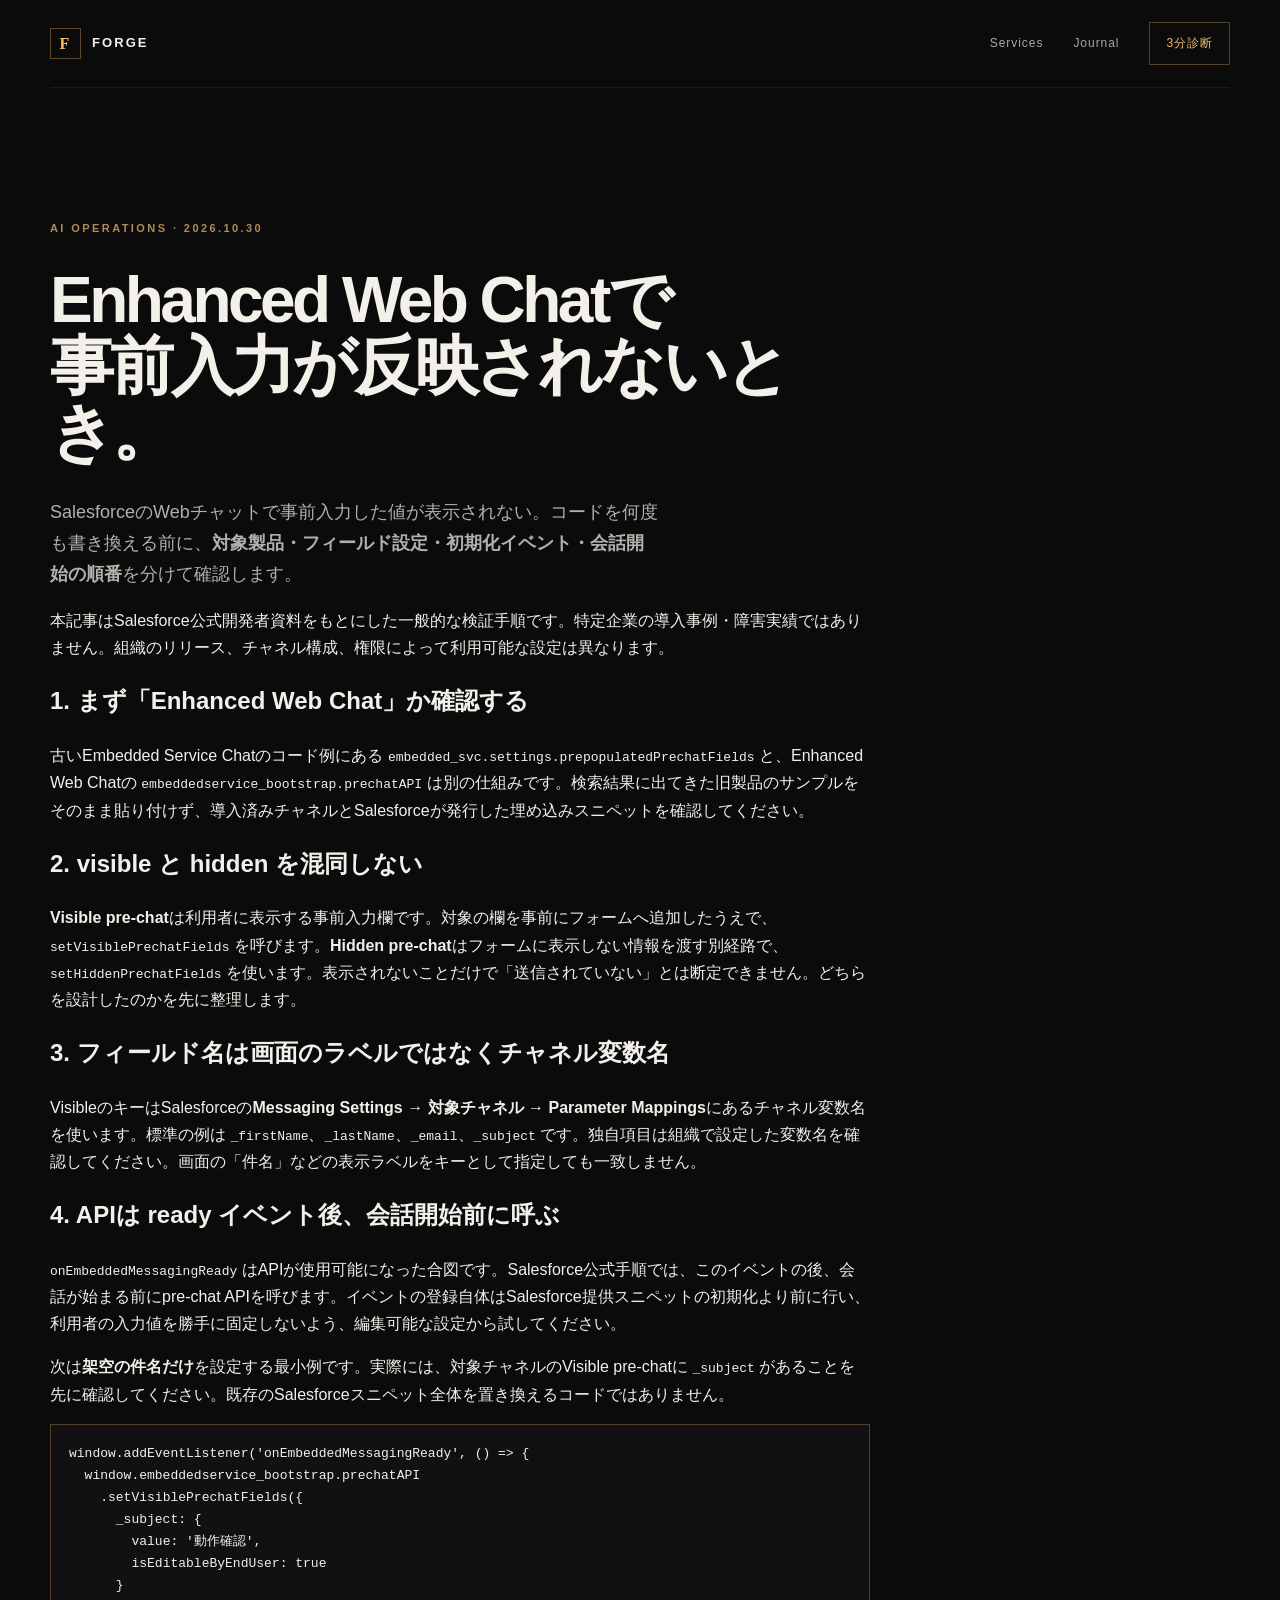
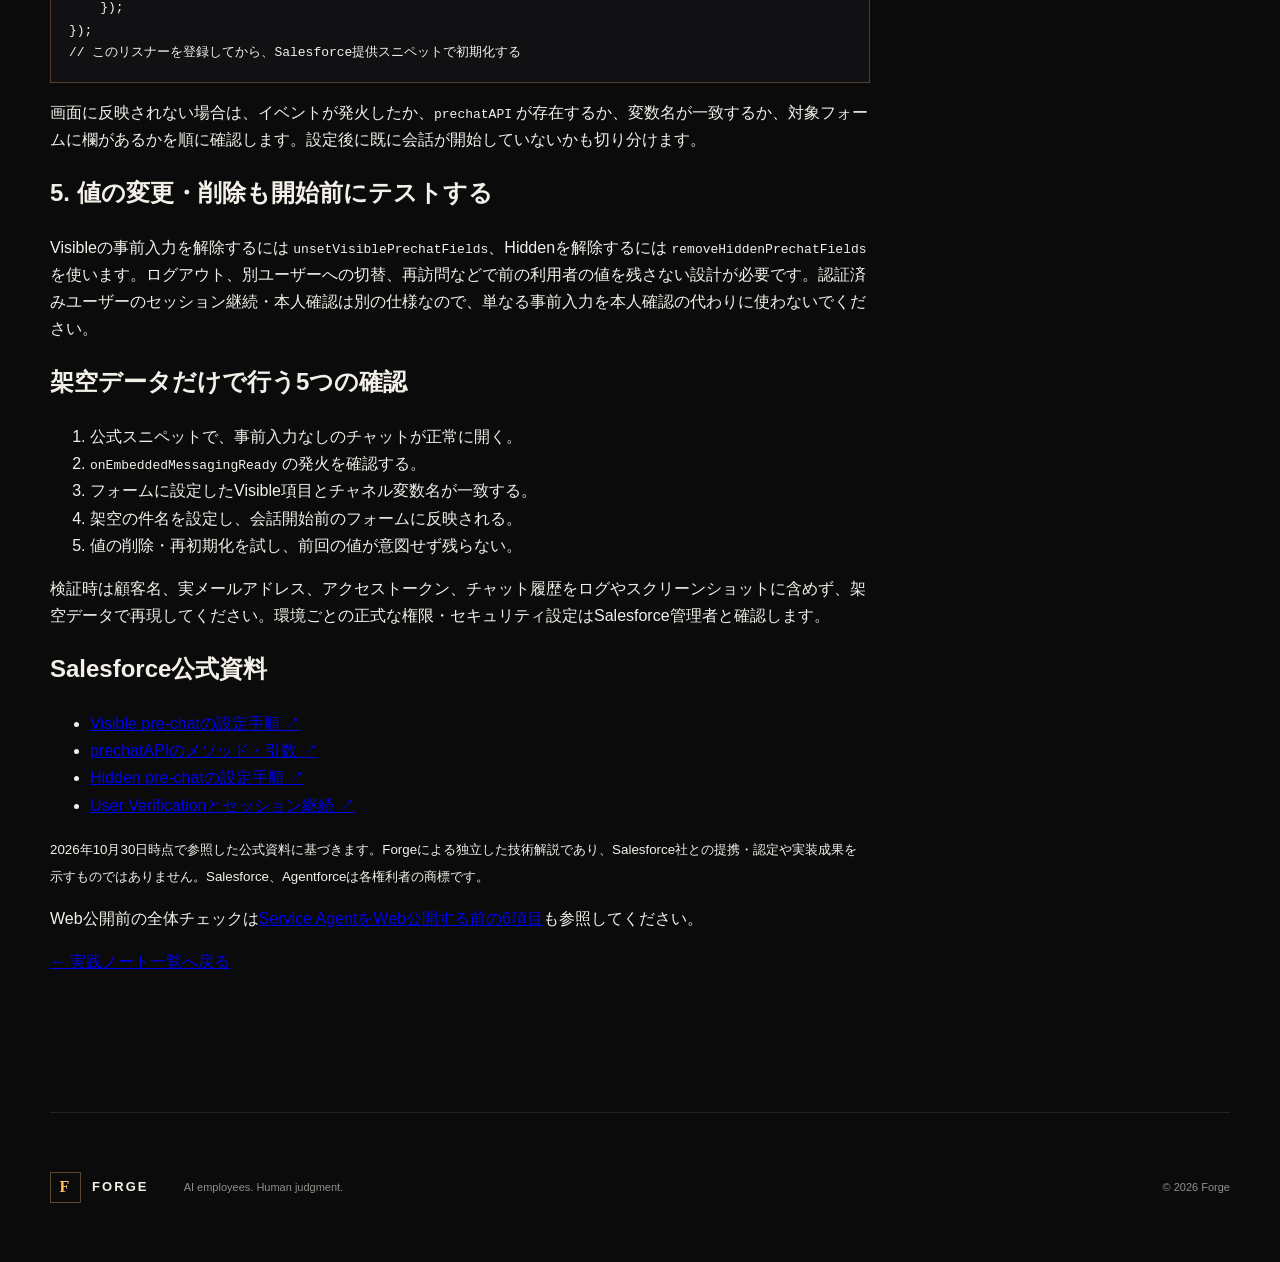
<file: blog/enhanced-web-chat-prechat-fields-troubleshooting.html>
<!doctype html>
<html lang="ja">
<head>
<meta charset="utf-8"><meta name="viewport" content="width=device-width,initial-scale=1">
<title>Enhanced Web Chatの事前入力が反映されないときの確認手順｜Forge</title>
<meta name="description" content="Salesforce Enhanced Web Chatで事前入力が表示されないときの切り分け。onEmbeddedMessagingReady、チャネル変数名、visible/hiddenの違い、開始前の設定タイミングを公式資料に沿って確認します。">
<link rel="canonical" href="https://gtakanowork-pixel.github.io/forge-site/blog/enhanced-web-chat-prechat-fields-troubleshooting.html">
<meta property="og:type" content="article">
<meta property="og:title" content="Enhanced Web Chatの事前入力が反映されないときの確認手順｜Forge">
<meta property="og:description" content="prechatAPIが効かないとき、イベント・フィールド・実行順序を分けて調べる実務ガイド。">
<meta property="og:url" content="https://gtakanowork-pixel.github.io/forge-site/blog/enhanced-web-chat-prechat-fields-troubleshooting.html">
<link rel="stylesheet" href="../assets/style.css">
</head>
<body>
<header class="nav wrap"><a class="brand" href="../" aria-label="Forge home"><span class="mark">F</span>FORGE</a><nav><a href="../#services">Services</a><a href="./">Journal</a><a class="nav-cta" href="../ai-automation-audit.html">3分診断</a></nav></header>
<main class="wrap section"><article style="max-width:820px">
<p class="kicker">AI OPERATIONS · 2026.10.30</p>
<h1 style="font-size:clamp(38px,6vw,64px)">Enhanced Web Chatで<br>事前入力が反映されないとき。</h1>
<p class="lead">SalesforceのWebチャットで事前入力した値が表示されない。コードを何度も書き換える前に、<strong>対象製品・フィールド設定・初期化イベント・会話開始の順番</strong>を分けて確認します。</p>
<p>本記事はSalesforce公式開発者資料をもとにした一般的な検証手順です。特定企業の導入事例・障害実績ではありません。組織のリリース、チャネル構成、権限によって利用可能な設定は異なります。</p>
<h2>1. まず「Enhanced Web Chat」か確認する</h2>
<p>古いEmbedded Service Chatのコード例にある <code>embedded_svc.settings.prepopulatedPrechatFields</code> と、Enhanced Web Chatの <code>embeddedservice_bootstrap.prechatAPI</code> は別の仕組みです。検索結果に出てきた旧製品のサンプルをそのまま貼り付けず、導入済みチャネルとSalesforceが発行した埋め込みスニペットを確認してください。</p>
<h2>2. visible と hidden を混同しない</h2>
<p><strong>Visible pre-chat</strong>は利用者に表示する事前入力欄です。対象の欄を事前にフォームへ追加したうえで、<code>setVisiblePrechatFields</code> を呼びます。<strong>Hidden pre-chat</strong>はフォームに表示しない情報を渡す別経路で、<code>setHiddenPrechatFields</code> を使います。表示されないことだけで「送信されていない」とは断定できません。どちらを設計したのかを先に整理します。</p>
<h2>3. フィールド名は画面のラベルではなくチャネル変数名</h2>
<p>VisibleのキーはSalesforceの<strong>Messaging Settings → 対象チャネル → Parameter Mappings</strong>にあるチャネル変数名を使います。標準の例は <code>_firstName</code>、<code>_lastName</code>、<code>_email</code>、<code>_subject</code> です。独自項目は組織で設定した変数名を確認してください。画面の「件名」などの表示ラベルをキーとして指定しても一致しません。</p>
<h2>4. APIは ready イベント後、会話開始前に呼ぶ</h2>
<p><code>onEmbeddedMessagingReady</code> はAPIが使用可能になった合図です。Salesforce公式手順では、このイベントの後、会話が始まる前にpre-chat APIを呼びます。イベントの登録自体はSalesforce提供スニペットの初期化より前に行い、利用者の入力値を勝手に固定しないよう、編集可能な設定から試してください。</p>
<p>次は<strong>架空の件名だけ</strong>を設定する最小例です。実際には、対象チャネルのVisible pre-chatに <code>_subject</code> があることを先に確認してください。既存のSalesforceスニペット全体を置き換えるコードではありません。</p>
<pre style="white-space:pre-wrap;overflow-wrap:anywhere;padding:18px;border:1px solid #51402d;background:#111113"><code>window.addEventListener('onEmbeddedMessagingReady', () =&gt; {
  window.embeddedservice_bootstrap.prechatAPI
    .setVisiblePrechatFields({
      _subject: {
        value: '動作確認',
        isEditableByEndUser: true
      }
    });
});
// このリスナーを登録してから、Salesforce提供スニペットで初期化する</code></pre>
<p>画面に反映されない場合は、イベントが発火したか、<code>prechatAPI</code> が存在するか、変数名が一致するか、対象フォームに欄があるかを順に確認します。設定後に既に会話が開始していないかも切り分けます。</p>
<h2>5. 値の変更・削除も開始前にテストする</h2>
<p>Visibleの事前入力を解除するには <code>unsetVisiblePrechatFields</code>、Hiddenを解除するには <code>removeHiddenPrechatFields</code> を使います。ログアウト、別ユーザーへの切替、再訪問などで前の利用者の値を残さない設計が必要です。認証済みユーザーのセッション継続・本人確認は別の仕様なので、単なる事前入力を本人確認の代わりに使わないでください。</p>
<h2>架空データだけで行う5つの確認</h2>
<ol>
<li>公式スニペットで、事前入力なしのチャットが正常に開く。</li>
<li><code>onEmbeddedMessagingReady</code> の発火を確認する。</li>
<li>フォームに設定したVisible項目とチャネル変数名が一致する。</li>
<li>架空の件名を設定し、会話開始前のフォームに反映される。</li>
<li>値の削除・再初期化を試し、前回の値が意図せず残らない。</li>
</ol>
<p>検証時は顧客名、実メールアドレス、アクセストークン、チャット履歴をログやスクリーンショットに含めず、架空データで再現してください。環境ごとの正式な権限・セキュリティ設定はSalesforce管理者と確認します。</p>
<h2>Salesforce公式資料</h2>
<ul>
<li><a href="https://developer.salesforce.com/docs/service/messaging-web/guide/populate-prechat-fields.html" target="_blank" rel="noopener noreferrer">Visible pre-chatの設定手順 ↗</a></li>
<li><a href="https://developer.salesforce.com/docs/service/messaging-web/references/m4w-reference/prechatAPI.html" target="_blank" rel="noopener noreferrer">prechatAPIのメソッド・引数 ↗</a></li>
<li><a href="https://developer.salesforce.com/docs/service/messaging-web/guide/pre-chat.html" target="_blank" rel="noopener noreferrer">Hidden pre-chatの設定手順 ↗</a></li>
<li><a href="https://developer.salesforce.com/docs/service/messaging-web/guide/user-verification.html" target="_blank" rel="noopener noreferrer">User Verificationとセッション継続 ↗</a></li>
</ul>
<p><small>2026年10月30日時点で参照した公式資料に基づきます。Forgeによる独立した技術解説であり、Salesforce社との提携・認定や実装成果を示すものではありません。Salesforce、Agentforceは各権利者の商標です。</small></p>
<p>Web公開前の全体チェックは<a href="agentforce-service-agent-web-deployment-checklist.html">Service AgentをWeb公開する前の6項目</a>も参照してください。</p>
<p><a href="./">← 実践ノート一覧へ戻る</a></p>
</article></main>
<footer class="wrap"><div class="brand"><span class="mark">F</span>FORGE</div><p>AI employees. Human judgment.</p><p>© 2026 Forge</p></footer>
</body></html>
</file>
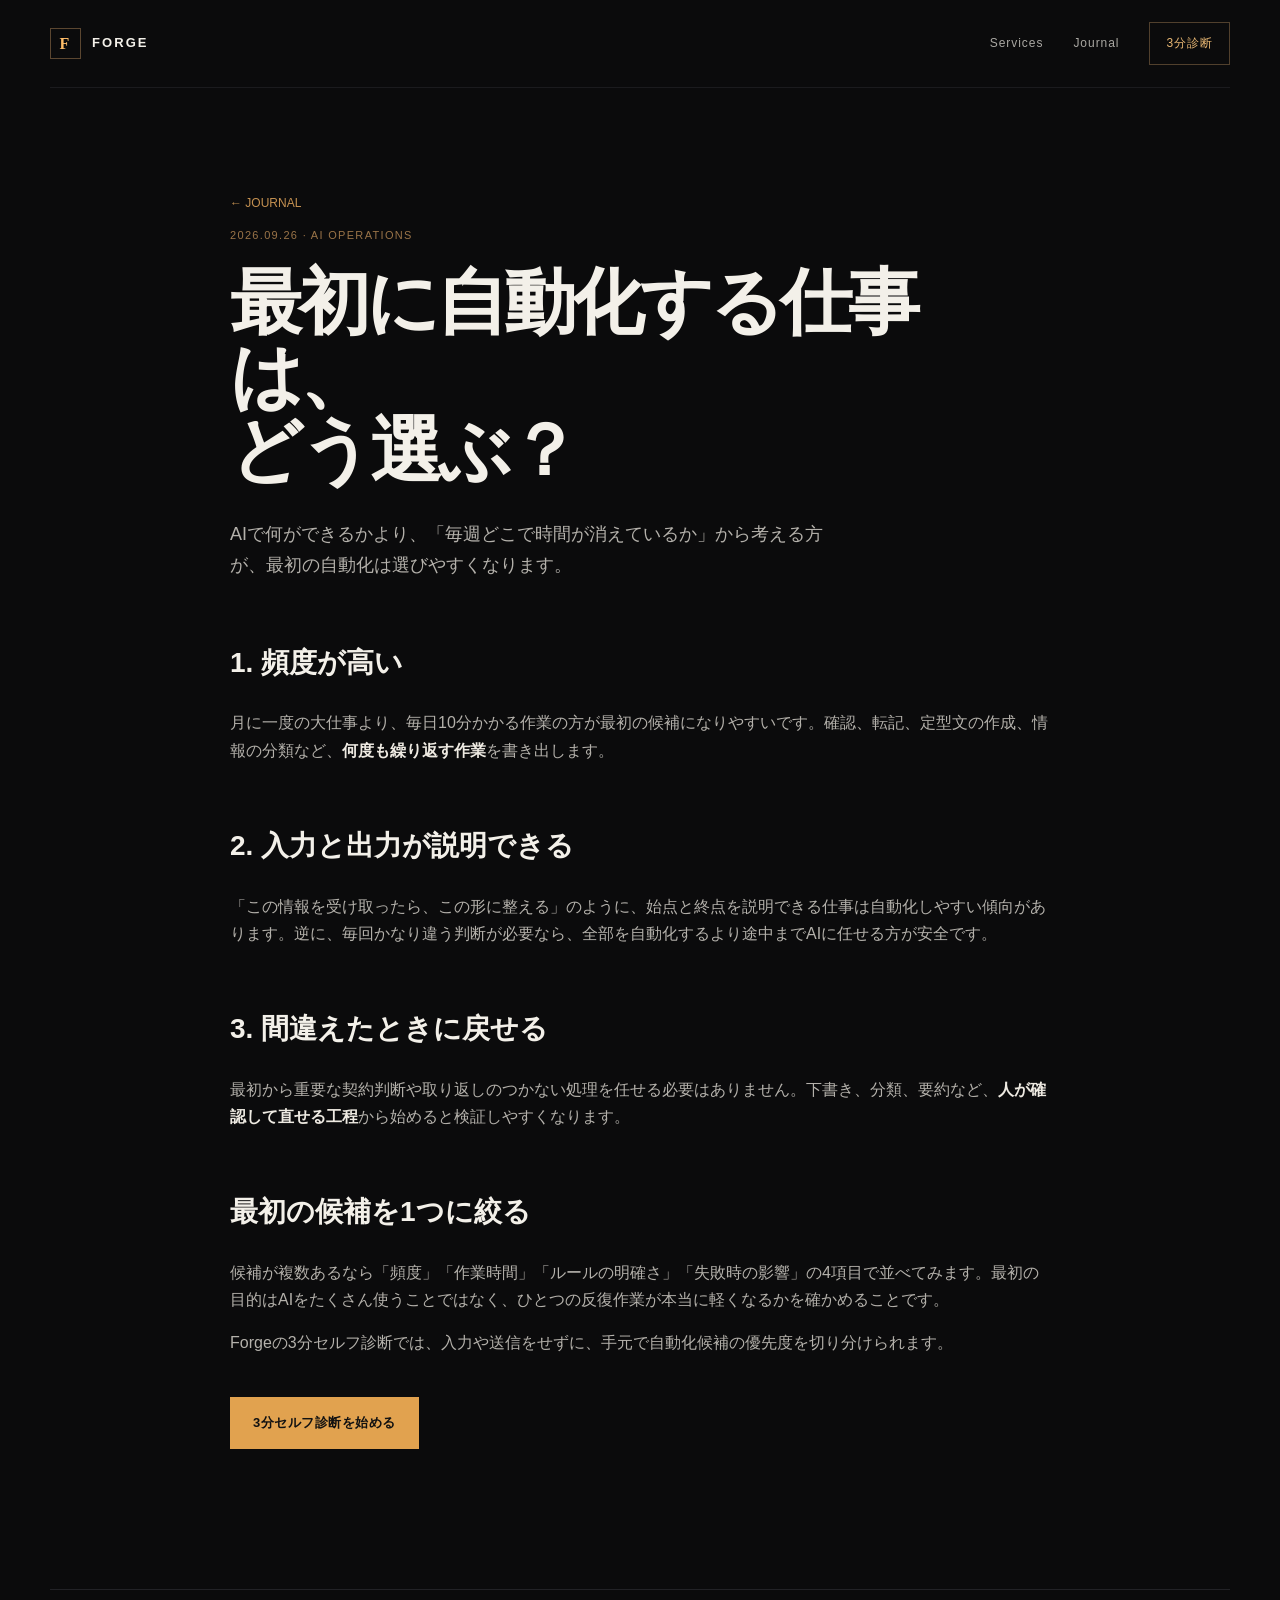
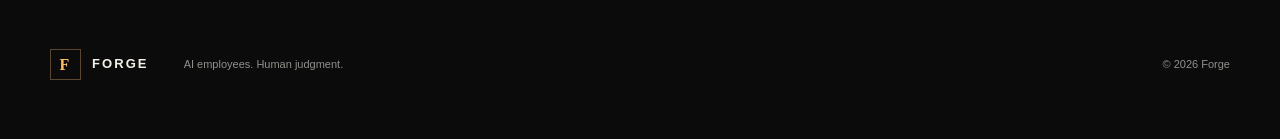
<file: blog/first-workflow-to-automate.html>
<!doctype html><html lang="ja"><head><meta charset="utf-8"><meta name="viewport" content="width=device-width,initial-scale=1"><title>最初に自動化する仕事は、どう選ぶ？ — Forge</title><meta name="description" content="AI自動化を始めるとき、最初の対象業務を選ぶための3つの条件をForgeの視点で整理します。"><link rel="canonical" href="https://gtakanowork-pixel.github.io/forge-site/blog/first-workflow-to-automate.html"><link rel="stylesheet" href="../assets/style.css"></head><body><header class="nav wrap"><a class="brand" href="../"><span class="mark">F</span>FORGE</a><nav><a href="../#services">Services</a><a href="./">Journal</a><a class="nav-cta" href="../ai-automation-audit.html">3分診断</a></nav></header><main class="article wrap"><a class="back" href="./">← JOURNAL</a><p class="meta">2026.09.26 · AI OPERATIONS</p><h1>最初に自動化する仕事は、<br>どう選ぶ？</h1><p class="lead">AIで何ができるかより、「毎週どこで時間が消えているか」から考える方が、最初の自動化は選びやすくなります。</p><h2>1. 頻度が高い</h2><p>月に一度の大仕事より、毎日10分かかる作業の方が最初の候補になりやすいです。確認、転記、定型文の作成、情報の分類など、<strong>何度も繰り返す作業</strong>を書き出します。</p><h2>2. 入力と出力が説明できる</h2><p>「この情報を受け取ったら、この形に整える」のように、始点と終点を説明できる仕事は自動化しやすい傾向があります。逆に、毎回かなり違う判断が必要なら、全部を自動化するより途中までAIに任せる方が安全です。</p><h2>3. 間違えたときに戻せる</h2><p>最初から重要な契約判断や取り返しのつかない処理を任せる必要はありません。下書き、分類、要約など、<strong>人が確認して直せる工程</strong>から始めると検証しやすくなります。</p><h2>最初の候補を1つに絞る</h2><p>候補が複数あるなら「頻度」「作業時間」「ルールの明確さ」「失敗時の影響」の4項目で並べてみます。最初の目的はAIをたくさん使うことではなく、ひとつの反復作業が本当に軽くなるかを確かめることです。</p><p>Forgeの3分セルフ診断では、入力や送信をせずに、手元で自動化候補の優先度を切り分けられます。</p><div class="actions"><a class="button primary" href="../ai-automation-audit.html">3分セルフ診断を始める</a></div></main><footer class="wrap"><div class="brand"><span class="mark">F</span>FORGE</div><p>AI employees. Human judgment.</p><p>© 2026 Forge</p></footer></body></html>
</file>
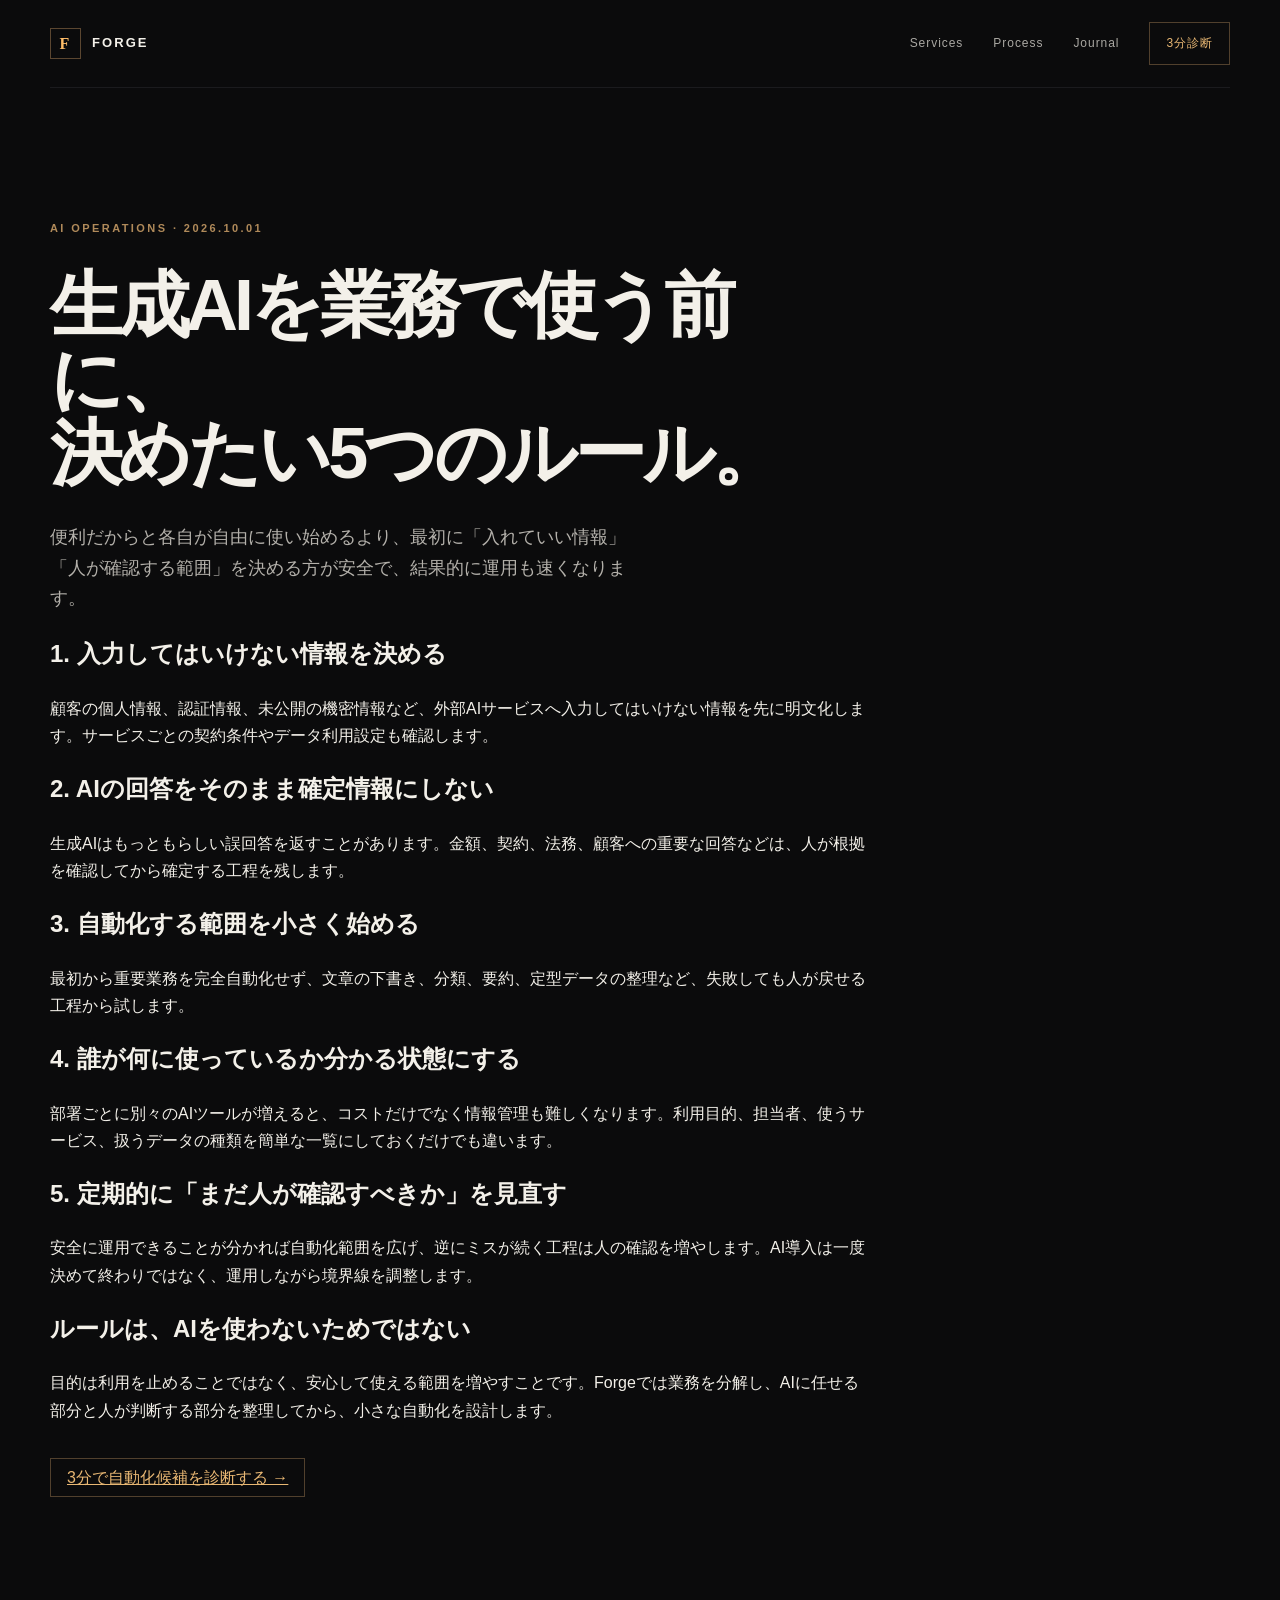
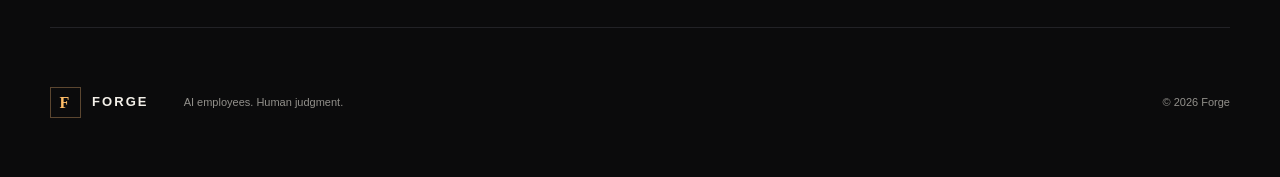
<file: blog/generative-ai-small-business-security-checklist.html>
<!doctype html><html lang="ja"><head><meta charset="utf-8"><meta name="viewport" content="width=device-width,initial-scale=1"><title>生成AIを業務で使う前に決めたい5つのルール — Forge</title><meta name="description" content="中小企業が生成AIを業務利用するとき、情報漏えいや誤回答を避けるために最初に決めておきたい5つの実務ルールを解説します。"><link rel="canonical" href="https://gtakanowork-pixel.github.io/forge-site/blog/generative-ai-small-business-security-checklist.html"><link rel="stylesheet" href="../assets/style.css"></head><body><header class="nav wrap"><a class="brand" href="../"><span class="mark">F</span>FORGE</a><nav><a href="../#services">Services</a><a href="../#process">Process</a><a href="./">Journal</a><a class="nav-cta" href="../ai-automation-audit.html">3分診断</a></nav></header><main class="wrap section"><article style="max-width:820px"><p class="kicker">AI OPERATIONS · 2026.10.01</p><h1 style="font-size:clamp(42px,6vw,72px)">生成AIを業務で使う前に、<br>決めたい5つのルール。</h1><p class="lead">便利だからと各自が自由に使い始めるより、最初に「入れていい情報」「人が確認する範囲」を決める方が安全で、結果的に運用も速くなります。</p><h2>1. 入力してはいけない情報を決める</h2><p>顧客の個人情報、認証情報、未公開の機密情報など、外部AIサービスへ入力してはいけない情報を先に明文化します。サービスごとの契約条件やデータ利用設定も確認します。</p><h2>2. AIの回答をそのまま確定情報にしない</h2><p>生成AIはもっともらしい誤回答を返すことがあります。金額、契約、法務、顧客への重要な回答などは、人が根拠を確認してから確定する工程を残します。</p><h2>3. 自動化する範囲を小さく始める</h2><p>最初から重要業務を完全自動化せず、文章の下書き、分類、要約、定型データの整理など、失敗しても人が戻せる工程から試します。</p><h2>4. 誰が何に使っているか分かる状態にする</h2><p>部署ごとに別々のAIツールが増えると、コストだけでなく情報管理も難しくなります。利用目的、担当者、使うサービス、扱うデータの種類を簡単な一覧にしておくだけでも違います。</p><h2>5. 定期的に「まだ人が確認すべきか」を見直す</h2><p>安全に運用できることが分かれば自動化範囲を広げ、逆にミスが続く工程は人の確認を増やします。AI導入は一度決めて終わりではなく、運用しながら境界線を調整します。</p><h2>ルールは、AIを使わないためではない</h2><p>目的は利用を止めることではなく、安心して使える範囲を増やすことです。Forgeでは業務を分解し、AIに任せる部分と人が判断する部分を整理してから、小さな自動化を設計します。</p><p style="margin-top:40px"><a class="nav-cta" href="../ai-automation-audit.html">3分で自動化候補を診断する →</a></p></article></main><footer class="wrap"><div class="brand"><span class="mark">F</span>FORGE</div><p>AI employees. Human judgment.</p><p>© 2026 Forge</p></footer></body></html>
</file>
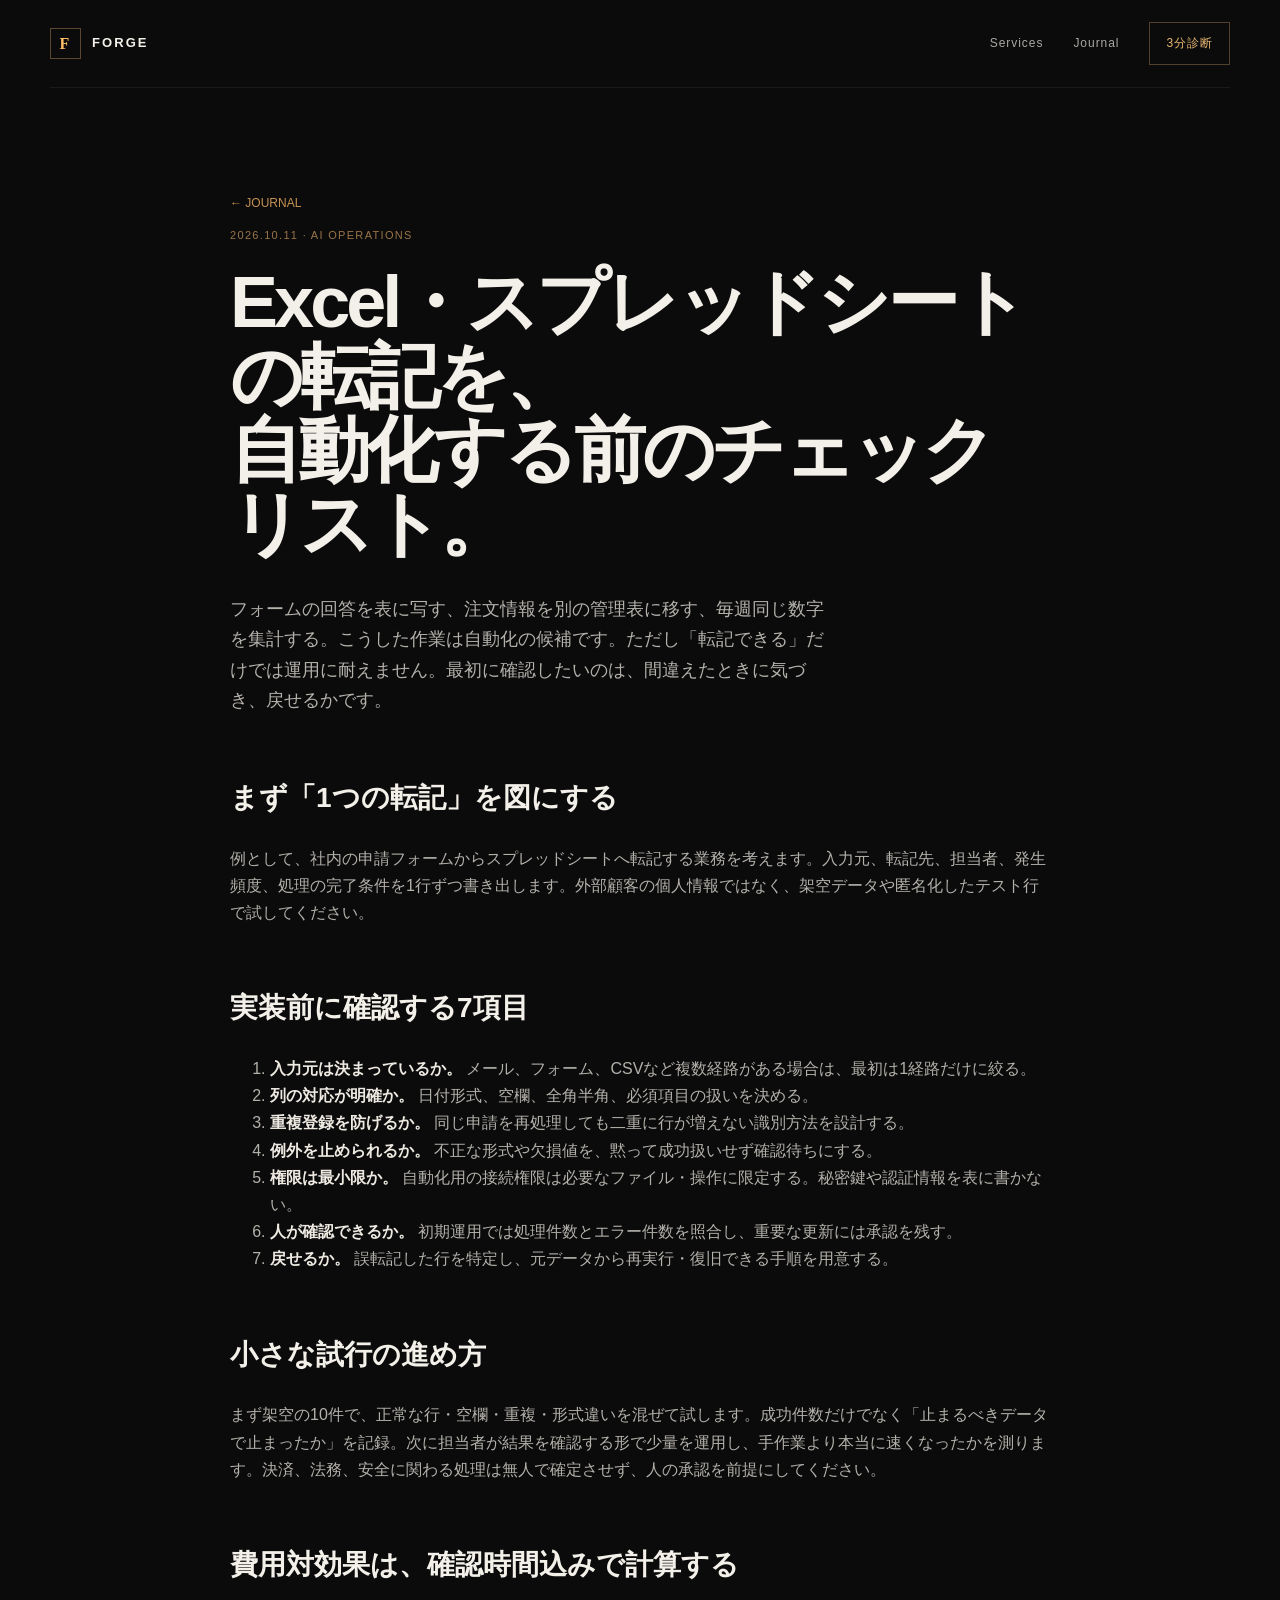
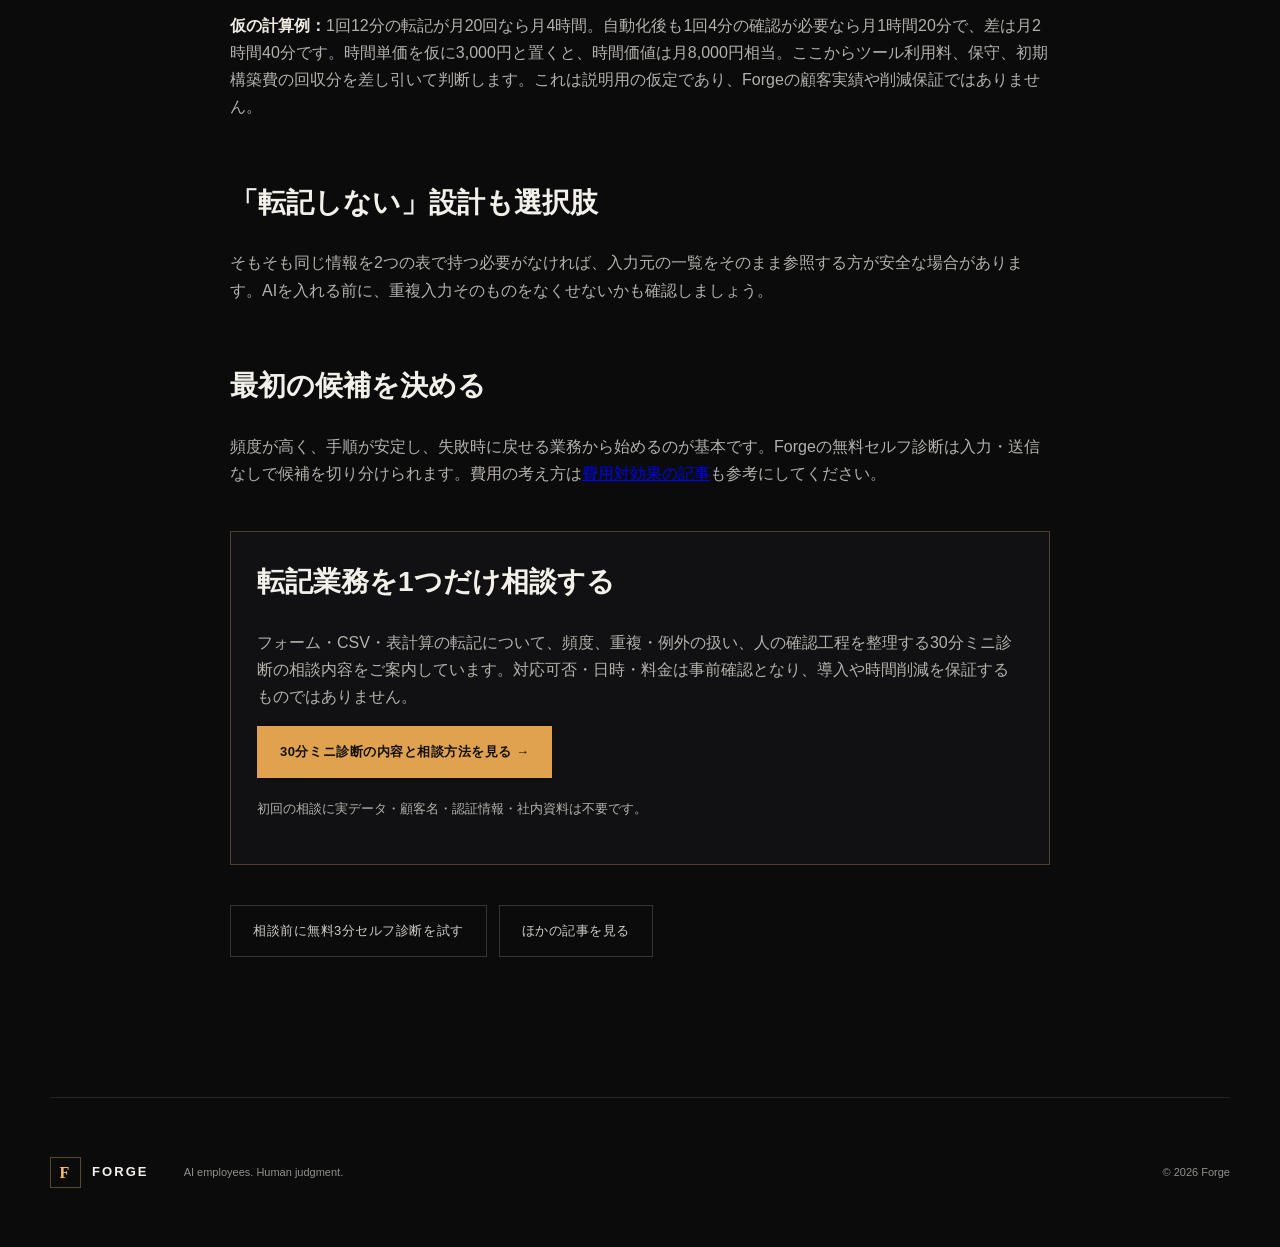
<file: blog/spreadsheet-data-entry-automation-checklist.html>
<!doctype html>
<html lang="ja">
<head>
<meta charset="utf-8"><meta name="viewport" content="width=device-width,initial-scale=1">
<title>Excel・スプレッドシートの転記を自動化する前のチェックリスト — Forge</title>
<meta name="description" content="Excel・Googleスプレッドシートへの手入力や転記を自動化する前に確認したい7項目。重複登録、例外、個人情報、承認、費用対効果を実務目線で整理します。">
<link rel="canonical" href="https://gtakanowork-pixel.github.io/forge-site/blog/spreadsheet-data-entry-automation-checklist.html">
<link rel="stylesheet" href="../assets/style.css">
<meta property="og:type" content="article"><meta property="og:title" content="Excel・スプレッドシートの転記を自動化する前のチェックリスト — Forge"><meta property="og:description" content="自動化する前に、重複・例外・権限・復旧まで確認。小さく安全に始めるための実務チェック。"><meta property="og:url" content="https://gtakanowork-pixel.github.io/forge-site/blog/spreadsheet-data-entry-automation-checklist.html">
</head>
<body>
<header class="nav wrap"><a class="brand" href="../"><span class="mark">F</span>FORGE</a><nav><a href="../#services">Services</a><a href="./">Journal</a><a class="nav-cta" href="../ai-automation-audit.html">3分診断</a></nav></header>
<main class="article wrap">
<a class="back" href="./">← JOURNAL</a>
<p class="meta">2026.10.11 · AI OPERATIONS</p>
<h1>Excel・スプレッドシートの転記を、<br>自動化する前のチェックリスト。</h1>
<p class="lead">フォームの回答を表に写す、注文情報を別の管理表に移す、毎週同じ数字を集計する。こうした作業は自動化の候補です。ただし「転記できる」だけでは運用に耐えません。最初に確認したいのは、間違えたときに気づき、戻せるかです。</p>
<h2>まず「1つの転記」を図にする</h2>
<p>例として、社内の申請フォームからスプレッドシートへ転記する業務を考えます。入力元、転記先、担当者、発生頻度、処理の完了条件を1行ずつ書き出します。外部顧客の個人情報ではなく、架空データや匿名化したテスト行で試してください。</p>
<h2>実装前に確認する7項目</h2>
<ol>
<li><strong>入力元は決まっているか。</strong> メール、フォーム、CSVなど複数経路がある場合は、最初は1経路だけに絞る。</li>
<li><strong>列の対応が明確か。</strong> 日付形式、空欄、全角半角、必須項目の扱いを決める。</li>
<li><strong>重複登録を防げるか。</strong> 同じ申請を再処理しても二重に行が増えない識別方法を設計する。</li>
<li><strong>例外を止められるか。</strong> 不正な形式や欠損値を、黙って成功扱いせず確認待ちにする。</li>
<li><strong>権限は最小限か。</strong> 自動化用の接続権限は必要なファイル・操作に限定する。秘密鍵や認証情報を表に書かない。</li>
<li><strong>人が確認できるか。</strong> 初期運用では処理件数とエラー件数を照合し、重要な更新には承認を残す。</li>
<li><strong>戻せるか。</strong> 誤転記した行を特定し、元データから再実行・復旧できる手順を用意する。</li>
</ol>
<h2>小さな試行の進め方</h2>
<p>まず架空の10件で、正常な行・空欄・重複・形式違いを混ぜて試します。成功件数だけでなく「止まるべきデータで止まったか」を記録。次に担当者が結果を確認する形で少量を運用し、手作業より本当に速くなったかを測ります。決済、法務、安全に関わる処理は無人で確定させず、人の承認を前提にしてください。</p>
<h2>費用対効果は、確認時間込みで計算する</h2>
<p><strong>仮の計算例：</strong>1回12分の転記が月20回なら月4時間。自動化後も1回4分の確認が必要なら月1時間20分で、差は月2時間40分です。時間単価を仮に3,000円と置くと、時間価値は月8,000円相当。ここからツール利用料、保守、初期構築費の回収分を差し引いて判断します。これは説明用の仮定であり、Forgeの顧客実績や削減保証ではありません。</p>
<h2>「転記しない」設計も選択肢</h2>
<p>そもそも同じ情報を2つの表で持つ必要がなければ、入力元の一覧をそのまま参照する方が安全な場合があります。AIを入れる前に、重複入力そのものをなくせないかも確認しましょう。</p>
<h2>最初の候補を決める</h2>
<p>頻度が高く、手順が安定し、失敗時に戻せる業務から始めるのが基本です。Forgeの無料セルフ診断は入力・送信なしで候補を切り分けられます。費用の考え方は<a href="ai-automation-cost-roi.html">費用対効果の記事</a>も参考にしてください。</p>
<section aria-labelledby="spreadsheet-consult-heading" style="margin:44px 0 24px;padding:26px;border:1px solid #51402d;background:#111113">
<h2 id="spreadsheet-consult-heading" style="margin-top:0">転記業務を1つだけ相談する</h2>
<p>フォーム・CSV・表計算の転記について、頻度、重複・例外の扱い、人の確認工程を整理する30分ミニ診断の相談内容をご案内しています。対応可否・日時・料金は事前確認となり、導入や時間削減を保証するものではありません。</p>
<p><a class="button primary" href="../automation-consultation.html">30分ミニ診断の内容と相談方法を見る →</a></p>
<p><small>初回の相談に実データ・顧客名・認証情報・社内資料は不要です。</small></p>
</section>
<div class="actions"><a class="button ghost" href="../ai-automation-audit.html">相談前に無料3分セルフ診断を試す</a><a class="button ghost" href="./">ほかの記事を見る</a></div>
</main>
<footer class="wrap"><div class="brand"><span class="mark">F</span>FORGE</div><p>AI employees. Human judgment.</p><p>© 2026 Forge</p></footer>
</body></html>
</file>
<file: assets/style.css>
:root{--bg:#0b0b0c;--panel:#111113;--line:#26262a;--text:#f3f0e9;--muted:#9c9a95;--amber:#d99a45;--amber2:#ffbd68;--max:1180px}*{box-sizing:border-box}html{scroll-behavior:smooth}body{margin:0;background:var(--bg);color:var(--text);font-family:-apple-system,BlinkMacSystemFont,"Segoe UI","Noto Sans JP",sans-serif;line-height:1.7}.wrap{width:min(calc(100% - 40px),var(--max));margin:auto}.nav{height:88px;display:flex;align-items:center;justify-content:space-between;border-bottom:1px solid #1b1b1e}.brand{display:flex;align-items:center;gap:11px;color:var(--text);text-decoration:none;font-weight:750;letter-spacing:.16em;font-size:13px}.mark{display:grid;place-items:center;width:31px;height:31px;border:1px solid #5b4630;color:var(--amber2);font-family:Georgia,serif;font-size:16px}.nav nav{display:flex;align-items:center;gap:30px}.nav nav a{color:#aaa8a3;text-decoration:none;font-size:12px;letter-spacing:.08em}.nav nav a:hover{color:#fff}.nav-cta{border:1px solid #51402d;padding:10px 16px;color:#e8b773!important}.hero{min-height:780px;padding:120px 0 90px;position:relative;overflow:hidden}.eyebrow,.kicker{font-size:11px;letter-spacing:.22em;color:#b08a5a;font-weight:700}.eyebrow{display:flex;align-items:center;gap:12px}.eyebrow span{width:32px;height:1px;background:var(--amber)}h1{font-size:clamp(52px,7.5vw,104px);line-height:1.03;letter-spacing:-.055em;margin:30px 0 32px;max-width:850px;font-weight:650}h1 em{font-family:Georgia,"Yu Mincho",serif;font-style:normal;font-weight:400;color:#e2b574}.lead{color:#b3b0aa;font-size:18px;max-width:610px}.actions{display:flex;gap:12px;margin-top:40px}.button{display:inline-block;text-decoration:none;padding:14px 22px;font-size:13px;letter-spacing:.04em;border:1px solid #343438}.primary{background:#e1a24f;color:#111;border-color:#e1a24f;font-weight:700}.primary:hover{background:#f0b868}.ghost{color:#d0cdc7}.hero-panel{position:absolute;right:0;top:150px;width:47%;height:520px;opacity:.9}.grid{position:absolute;inset:0;background-image:linear-gradient(#29231c55 1px,transparent 1px),linear-gradient(90deg,#29231c55 1px,transparent 1px);background-size:46px 46px;mask-image:linear-gradient(to bottom,transparent,#000 25%,#000 70%,transparent)}.orb{position:absolute;width:300px;height:300px;border-radius:50%;right:80px;top:90px;background:radial-gradient(circle at 40% 40%,#d9963b35,transparent 62%);box-shadow:0 0 100px #c77b1e22;border:1px solid #6a4c292c}.panel{position:absolute;background:#111114dd;border:1px solid #3a3025;padding:15px 18px;width:190px;backdrop-filter:blur(6px)}.panel b{color:#d69a4e;font-size:10px;margin-right:15px}.panel span{font-size:10px;letter-spacing:.13em;color:#a8a49d}.p1{top:80px;left:20px}.p2{top:230px;right:10px}.p3{bottom:70px;left:80px}.signal{position:absolute;height:1px;background:linear-gradient(90deg,transparent,#e2a654,transparent);width:220px;transform:rotate(24deg);opacity:.55}.s1{top:205px;left:145px}.s2{top:330px;left:175px;transform:rotate(-26deg)}.statement{padding:120px 0;border-top:1px solid #1f1f22;border-bottom:1px solid #1f1f22}.statement h2,.section-head h2,.contact h2{font-size:clamp(34px,5vw,62px);line-height:1.2;letter-spacing:-.035em;margin:16px 0 26px;max-width:900px}.statement h2 span{color:#d7a45f}.statement>p:last-child{max-width:650px;color:var(--muted);font-size:16px}.section{padding:120px 0}.section-head{margin-bottom:58px}.cards{display:grid;grid-template-columns:repeat(3,1fr);border-top:1px solid var(--line);border-bottom:1px solid var(--line)}.cards article{padding:38px 32px 42px 0;border-right:1px solid var(--line);min-height:310px}.cards article+article{padding-left:32px}.cards article:last-child{border-right:0}.cards span{font-family:Georgia,serif;color:#b08a5a}.cards h3{font-size:24px;margin:55px 0 16px}.cards p{color:#aaa7a1;font-size:14px}.cards small{display:block;color:#92908b;margin-top:30px;font-size:10px;letter-spacing:.08em}.process{background:#0f0f11;border-top:1px solid #1c1c20;border-bottom:1px solid #1c1c20}.process ol{list-style:none;padding:0;margin:0}.process li{display:grid;grid-template-columns:100px 1fr;border-top:1px solid var(--line);padding:32px 0}.process li>b{font-family:Georgia,serif;color:#9c7345;font-weight:400}.process h3{margin:0;font-size:22px}.process p{color:#999691;margin:7px 0 0}.article-link{display:flex;justify-content:space-between;align-items:center;text-decoration:none;color:inherit;border-top:1px solid var(--line);border-bottom:1px solid var(--line);padding:34px 0}.article-link span{font-size:10px;letter-spacing:.12em;color:#b38b5d}.article-link h3{font-size:25px;margin:9px 0 4px}.article-link p{color:#92908b;margin:0}.article-link>b{font-size:26px;color:#c38d4b}.contact{padding:120px 0 140px;text-align:center}.contact h2{margin-left:auto;margin-right:auto}.contact>p:not(.kicker){max-width:650px;margin:0 auto 34px;color:#aaa7a1}.contact small{display:block;margin:18px auto;color:#92908b;max-width:600px}footer{border-top:1px solid #222226;min-height:150px;display:flex;align-items:center;gap:35px;color:#92908b;font-size:11px}footer p:last-child{margin-left:auto}.article{max-width:820px;padding:100px 0 140px}.article .meta{font-size:11px;color:#9a7448;letter-spacing:.12em}.article h1{font-size:clamp(42px,6vw,72px);margin-top:20px}.article h2{font-size:28px;margin-top:58px}.article p,.article li{color:#b4b1ab}.article strong{color:#eeeae2}.back{color:#c59151;text-decoration:none;font-size:12px}@media(max-width:800px){.nav nav a:not(.nav-cta):not([href="blog/"]):not([href="./"]){display:none}.hero{padding-top:80px;min-height:780px}.hero-panel{position:relative;top:auto;width:100%;height:350px;margin-top:50px}.cards{grid-template-columns:1fr}.cards article,.cards article+article{border-right:0;border-bottom:1px solid var(--line);padding:30px 0;min-height:auto}.cards h3{margin-top:25px}.process li{grid-template-columns:60px 1fr}footer{flex-wrap:wrap;padding:35px 0}footer p:last-child{margin-left:0}.actions{flex-wrap:wrap}}
/* Keyboard access and motion preferences for the free audit and ROI journey. */
a:focus-visible,button:focus-visible,input:focus-visible{outline:3px solid #ffbd68;outline-offset:3px}
@media(max-width:360px){.nav nav{gap:12px}.nav nav a{font-size:11px}.nav-cta{padding:8px 10px}.brand{gap:7px;font-size:11px}}
@media(prefers-reduced-motion:reduce){html{scroll-behavior:auto}}

/* Existing audit checkboxes: make aria-checked selection visually perceivable.
   !important overrides the legacy inline button background/border styles. */
button[role="checkbox"][aria-checked="true"]{background:#3b2b1c!important;border-color:#ffbd68!important;box-shadow:inset 4px 0 0 #ffbd68}
button[role="checkbox"][aria-checked="true"]::before{content:"✓ ";color:#ffbd68;font-weight:700}
</file>
